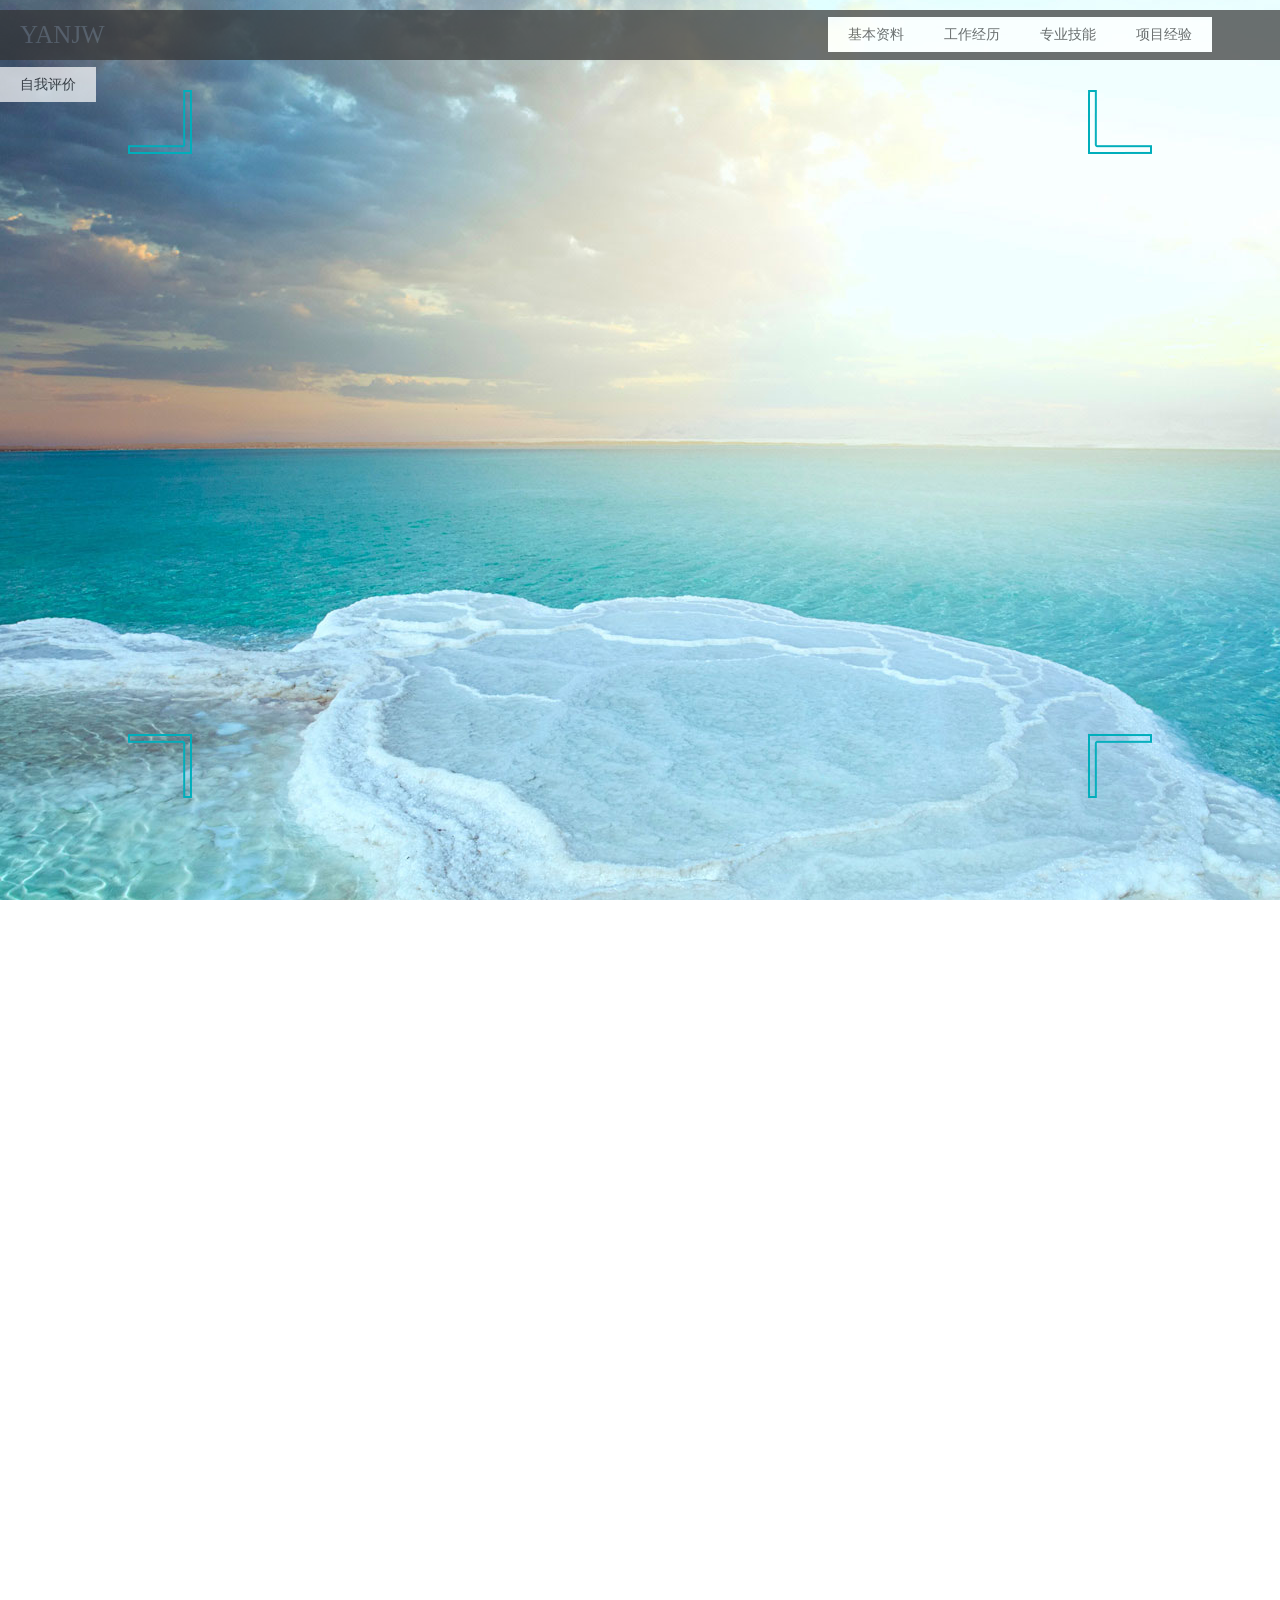
<file: index.html>
<!DOCTYPE html>
<html lang="en">
<head>
    <meta charset="UTF-8">
    <title>滑动</title>
    <link rel="stylesheet" href="css/animate.css">
    <link rel="stylesheet" href="css/cssi.css">
    <link rel="stylesheet" href="css/jquery.fullPage.css">
</head>

<script src="js/jquery-1.8.3.min.js"></script>
<script src="js/jquery.fullPage.js"></script>
<script src="js/jquery.fullPage.min.js"></script>

<body>
    <ul id="menu">
        <div class="logo" style="margin-left: 20px;font-size: 25px;color:#59626a">YANJW</div>
        <li data-menuanchor="page1" class="active"><a href="#page1"></a></li>
        <li data-menuanchor="page2"><a href="#page2">基本资料</a></li>
        <li data-menuanchor="page3"><a href="#page3">工作经历</a></li>
        <li data-menuanchor="page4"><a href="#page4">专业技能</a></li>
        <li data-menuanchor="page5"><a href="#page5">项目经验</a></li>
        <li data-menuanchor="page6"><a href="#page6">自我评价</a></li>
    </ul>

    <div id="dowebok">
        <div class="section section1">
            <h3 style="color: #13AB86;">前端工程师 <span style="font-size: 55px;color: #eea236;">简历</span></h3>
            <p>爱技术，爱生活</p>
            <div class="xila"></div>

            <div class="corner1 corner">
                <img src="images/1.png" alt=""/>
            </div>
            <div class="corner2 corner">
                <img src="images/2.png" alt=""/>
            </div>
            <div class="corner3 corner">
                <img src="images/3.png" alt=""/>
            </div>
            <div class="corner4 corner">
                <img src="images/4.png" alt=""/>
            </div>



        </div>




        <div class="section section2">
             <h3>基本资料</h3>
            <ul class="bg1">
                <li class="ayn"><img src="images/glass.png" alt="">
                    <h4>基本信息</h4>
                    <p>姓名：闫嘉玮 男 <br>
                    年龄：24岁 籍贯：山西</p>
                </li>
                <li class="amo"><img src="images/hat.png" alt="">
                    <h4>毕业院校</h4>
                    <p>山西职业学院</p>
                </li>
                <li class="ush"><img src="images/book.png" alt="">
                    <h4>学历和专业</h4>
                    <p>信息自动化 本科 <br>
                    专业技能 编程</p>
                </li>
                <li class="etl"><img src="images/tel.png" alt="">
                    <h4>练习方式</h4>
                    <p>邮箱：532267992@qq.com <br>
                    电话：18334771482</p>
                </li>
            </ul>
        </div>





        <div class="section section3" id='item-4'>
            <div class="container">
                <span class='title hidden-xs  hidden-sm' style='display: inline-block'>个人经历</span>
                <span class='sign col-xs-12 hidden-xs  hidden-sm' style='font-size: 20px'>热爱技术,专注用户体验</span>
                <div class="row">
                    <div class="col-xs-6 col-md-3">
                        <div class="thumbnail">
                            <img src="images/school.jpg" class=' img-circle team-img' alt="">
                            <div class="caption">
                                <h3>山西</h3>
                                <p>信息科学与技术</p>
                                <p>主要学习编程语言，底层驱动开发</p>
                            </div>
                        </div>
                    </div>

                        <div class="thumbnail">
                            <img src="images/dayang.jpg" class='img-circle team-img' alt="">
                            <div class="caption">
                                <h3>新奇集团</h3>
                                <p></p>
                                <p>Linux 编程语言，C数据结构和算法，网络开发</p>
                            </div>
                        </div>

                        <div class="thumbnail">
                            <img src="images/anjie.jpg" class='img-circle team-img' alt="">
                            <div class="caption">
                                <h3>北京安杰信息科技</h3>
                                <p>前端工程师</p>
                                <p>互联网电商行业的网站开发，移动端开发，以及接部分外包项目</p>
                            </div>
                        </div>




                </div>

            </div>

        </div>


        <div class="section section4">
           <div class="midio">
              <div class="medio-left">
                  <a href="#"><img src="images/tv8.png" alt=""></a>
              </div>
              <div class="medio-right">
                   <h4 class="midio-heading">pc端</h4>
                  <p>
                      思路清晰，结构完整，易于维护和持久化开发，能处理主流浏览器兼容问题。
                      熟练使用原生js, 了解js面向对象原理，闭包以及原型结构，能够合理利用面向对象以及模块化开发,并且能适当完成框架封装。熟练使用 jQuery，并能完成相关项目。<br>
                      熟悉animation fullpage jquery-ui template lazyload jQeasing masonry等实用插件的应用,轮播图，tab栏，瀑布流，延迟加载，全屏滚动等等常用功能的实现
                      <br>掌握 Ajax交互原理，根据后台接口能够合理完成前后台交互，数据的增删改查
                  </p>

              </div>
           </div>

            <div class="midio1">
                <div class="medio-left">
                    <a href="#"><img src="images/apple6.png" alt=""></a>
                </div>
                <div class="medio-right">
                    <h4 class="midio-heading">手机端</h4>
                    <p>
                        熟练使用zepto.js，Frozen ui，Amaze ui等移动框架进行移动页面的开发 <br>
                        掌握 移动端编程，会基于流式布局以及 响应式布局 开发基于移动端的页面。
                        <br>
                        熟练使用Bootstrap 框架以及轻量级框架 zepto 的使用。
                    </p>

                </div>
            </div>

            <div class="midio2">
                <div class="medio-left">
                    <a href="#"><img src="images/baterry10.png" alt=""></a>
                </div>
                <div class="medio-right">
                    <h4 class="midio-heading">其他</h4>
                    <p>
                        掌握 angularJS 框架原理，可以完成无需刷新的单页面应用
                        <br>
                        了解Node.js 的工作原理会使用npm、bower环境
                    </p>

                </div>
            </div>
            <div class="skills">
                <span class="subject1">HTML</span>
                <span class="subject2">CSS</span>
                <span class="subject3">JAVASCRIPT</span>
                <span class="subject4">CANVAS</span>
                <span class="subject5">YIDONGDAN</span>
                <span class="subject6">POHONESHOP</span>
                <span class="subject7">NODES</span>
                <span class="subject8">ANGULAR</span>
                <span class="subject9">JQUERY</span>
                <span class="subject10">FULLPAGE</span>
            </div>
            <div class="img-3">
                <img src="images/5(2).png" alt="">
            </div>
            <div class="bg-img hidden-xs hidden-sm">
                <img src="images/1(4).png" alt="">
            </div>
            <div class="sm-img fly hidden-xs hidden-sm">
                <img src="images/2(3).png" alt="">
            </div>



            </div>





        <div class="section section5">

         <!--   diyiping-->
            <div class="slide">
               <ul class="big5box">
                   <li><a href="tianmao1/index.html"><img src="images/tianmao.png" alt="">
                       <div class="zhezhao">天猫</div></a></li>
                   <li><a href="tianyamingyuedao/index.html"><img src="images/tianya.png" alt=""><div class="zhezhao">天涯明月刀</div></a></li>
                   <li><a href="app/index.html"><img src="images/yinyueapp.png" alt=""><div class="zhezhao">音乐app</div></a></li>
                   <li><a href="xiaomi/index.html"><img src="images/xiaomi.png" alt=""><div class="zhezhao">小米</div></a></li>
                   <!--<li><img src="" alt=""><div class="zhezhao">项目五</div></li>-->
                   <!--<li><img src="" alt=""><div class="zhezhao">项目六</div></li>-->
                   <!--<li><img src="" alt=""><div class="zhezhao">项目七</div></li>-->
                   <!--<li><img src="" alt=""><div class="zhezhao">项目八</div></li>-->
               </ul>
            </div>






            <!--第二屏-->
            <div class="slide">
              <!-- <div class="big5box2">
                   <div class="objec1"> <a href=""><img src="images/daziyouxi.png" alt=""></a>
                       <div class="kongzhi zz1">打字游戏</div>
                   </div>
                   <div class="objec1">
                       <div class="kongzhi zz2">五子棋</div>
                   </div>
                   <div class="objec1">
                       <div class="kongzhi zz3">canvas</div>
                   </div>
                   <div class="objec1">
                       <div class="kongzhi zz4">音乐播放器</div>
                   </div>
                   <div class="objec1">
                       <div class="kongzhi zz5">扑克牌</div>
                   </div>
               </div>-->


                <div class="rotator">
                   <!-- <div id="rot1">
                        <img src="" width="800" height="300" class="bg" alt=""/>
                        <div class="heading">
                            <h1></h1>
                        </div>-->
                      <!--  <div class="description">
                            <p></p>
                        </div>
                    </div>-->
                    <ul class="roott">
                        <li style="display: block"><a href="game/gamefont.html"><img src="images/daziyouxi.png" alt=""></a></li>
                        <li><a href="wuziqi/wuziqi.html"><img src="images/qipu.png" alt=""></a></li>
                        <li><a href="huaban/huaban.html"><img src="images/huaban.png" alt=""></a></li>
                        <li><a href="yinyue/yinyue.html"><img src="images/yinyue.png" alt=""></a></li>
                        <li><a href="poke/poke.html"><img src="images/pole.png" alt=""></a></li>
                    </ul>
                    <ul id="rotmenu">
                        <li>
                            <a href="poke/poke.html">打字游戏</a>
                           <!--<div style="display:none;">
                               <a href="">
                                <div class="info_image">daziyouxi.png</div></a>-->
                            <!--     <div class="info_heading">Flappy Bird</div>
                               &lt;!&ndash; <div class="info_description">
                                    通过面向对象封装方法，利用canvas绘制。
                                    手机可以玩。
                                    <br><a href="http://chenjichuan.cn/bird.html" target= _blank class="more">play</a>
                                </div>&ndash;&gt;-->
                            <!--</div>-->
                        </li>
                        <li>



                            <a href="#">五子棋</a>
                         <!-- <div style="display:none;">
                                <div class="info_image">qipu.png</div>
                              &lt;!&ndash;    <div class="info_image">Add to cart</div>
                               &lt;!&ndash; <div class="info_description">
                                    电商的添加到购物车模型，符合大部分电商场景
                                </div>&ndash;&gt;&ndash;&gt;
                            </div> </div>-->
                        </li>
                        <li>
                            <a href="#">canvas</a>
                    <!--  <div style="display:none;">
                                <div class="info_image">3.jpg</div>
                                 &lt;!&ndash;     &lt;!&ndash;<div class="info_description">
                                    瀑布流布局，同时具备响应式，延迟加载等提高用户体验场景。
                                </div>&ndash;&gt;&ndash;&gt;
                            </div>-->
                        </li>
                        <li>
                            <a href="#">音乐播放器</a>
                      <!--<div style="display:none;">
                                <div class="info_image">4.jpg</div>
                                &lt;!&ndash;&lt;!&ndash;<div class="info_heading">view</div>&ndash;&gt;&ndash;&gt;
                               &lt;!&ndash;&lt;!&ndash; <div class="info_description">&ndash;&gt;
                                    &lt;!&ndash;有趣儿的小东西，添加大图后可以实现全景浏览&ndash;&gt;
                                &lt;!&ndash;</div>&ndash;&gt;&ndash;&gt;
                            </div>-->
                        </li>
                        <li>
                            <a href="#">纸牌</a>
                      <!--  <div style="display:none;">
                                <div class="info_image">5.jpg</div>
                                &lt;!&ndash;&lt;!&ndash;<div class="info_description">&ndash;&gt;
                                    &lt;!&ndash;主流的商家活动推广页面应用场景，全屏浏览同时，分页分屏展示。&ndash;&gt;
                                &lt;!&ndash;</div>&ndash;&gt;&ndash;&gt;
                            </div>-->
                        </li>
                    </ul>


                </div>





            </div>

        </div>
        <div class="section section6">
            <h1>Focus Me</h1>
            <div class="word">
                <p>
                    有责任，工作踏实，性格开朗乐观，积极上进。
                </p>
            </div>
            <div class="word">
                <p>
                    易和人相处，拥有良好的亲和力。<br>
                </p>
            </div>
            <div class="word">
                <p>
                    喜欢js，非常热爱编程，喜欢钻研新的技术，</br>具有很强的自学能力和良好的学习方法，喜欢研究各种新的框架。
                </p>
            </div>
            <div class="top"></div>
            <div class="foot"></div>
        </div>
    </div>
</body>
</html>
<script>
    $(function(){
        $('#dowebok').fullpage({
            verticalCentered: true,
            sectionsColor:['','#1bbc9b','#4BBFC3', '#7BAABE', '#f90','#f90'],
            continuousVertical: true,
            anchors: ['page1', 'page2', 'page3', 'page4','page5','page6'],
            menu:'#menu',
//            navigation: true,
//            navigationPosition:'right',
//            navigationTooltips: ['','基本资料', '专业技能', '工作经历', '项目经验', '自我评价'],


                afterLoad: function(anchorLink, index){
                    if(index==1){
                        $('.section1').find('h3').delay(500).animate({
                            top:'0'
                        },1500)
                        $('.section1').find('p').fadeIn(1500);
                    }
                    if(index==2){
                        $('.bg1').find('.ayn').delay(500).animate({
                            left:'0'
                        },1500)
                        $('.bg1').find('.amo').delay(500).animate({
                            bottom:'0'
                        },500)
                        $('.bg1').find('.ush').fadeIn(2500)
                        $('.bg1').find('.etl').fadeIn(5000)
                    }
                    if(index == 3){
                        $('.section3').find('p').delay(500).animate({
                            left: '0'
                        }, 1500);
                    }
                    if(index == 4){
                       navigationColor:'#47A6AD'
                        $('.section4').find('.midio').delay(500).animate({
                            left: '0'
                        }, 1500);
                        $('.section4').find('.midio1').delay(800).animate({
                            right: '0px'
                        }, 2000);
                        $('.section4').find('.midio2').fadeIn(8000);
                        $('.section4').find('.img-3').delay(800).css({

                            transform: 'rotate3d(0, 0, 1, 60deg)'
                        }).animate({
                            animation: 'hinge 2s ease infinite'
                        },30);
                    }
//                    if(index == 5){
//                        $('.section5').find('p').fadeIn(2000);
//                    }
                    if(index == 6){
                        $('.section6').find('.top').delay(500).animate({
                            height:'35%'
                        })
                        $('.section6').find('.foot').delay(500).animate({
                            height:'35%'
                        })
                    }
                },


            onLeave: function(index, direction){
                if(index==1){
                    $('.section1').find('h3').delay(500).animate({
                       top:'-120%'
                    },1500)
                    $('.section1').find('p').fadeOut(1500)
                }
                if(index==2){
                    $('.bg1').find('.ayn').delay(500).animate({
                        left:'-120%'
                    },1500)
                    $('.bg1').find('.amo').delay(500).animate({
                        bottom:'-150%'
                    },1500)
                    $('.bg1').find('.ush').fadeOut(2500)
                    $('.bg1').find('.etl').hide(1300)
                }
                if(index == '3'){
                    $('.section3').find('p').delay(500).animate({
                        left: '-120%'
                    }, 1500);
                }
                if(index == '4'){
                    $('.section4').find('.midio').delay(500).animate({
                        left: '-220%'
                    }, 500);
                    $('.section4').find('.midio1').delay(500).animate({
                        right: '-220%'
                    }, 1000);
                    $('.section4').find('.midio2').fadeOut(2000);
                }
//                if(index == '5'){
//                    $('.section5').find('p').fadeOut(2000);
//                }
                if(index == '6'){
                    $('.section6').find('.top').delay(500).animate({
                        height:'50%'
                    })
                    $('.section6').find('.foot').delay(500).animate({
                        height:'50%'
                    })
                }
            }

        });

        setInterval(function () {
//            $.fn.fullpage.moveSlideRight(8000);
//            $.fn.fullpage.moveSectionDown();
        },3000)

        /* $('.kongzhi').on('click',function (){
             $(this).animate({
                  width:'210px'
            })
         })
        var $this = elem;
        var elem = $('a', $this);
        elem.stop().animate({'marginRight': '0px', 'opacity': '1.0'}, 300);*/





//        当前活动标签
            var current = 1;

            display($('#rotmenu li:first'));
            $('#rotmenu li').bind('click', function (e) {
                display($(this));
                e.preventDefault();
            });
            function display(elem) {
                var $this = elem;
                var repeat = false;

                $this.parent().find('li:nth-child(' + current + ') a')
                    .stop()
                    .animate({'marginRight': '-20px'}, 300, function () {
                        $(this).animate({'opacity': '0.7'}, 700);
                    });

                //重置当前current
                current = parseInt($this.index() + 1);

                // 把a往外移动效果显示
                var elem = $('a', $this);
                elem.stop().animate({'marginRight': '0px', 'opacity': '1.0'}, 300);


            }
                // 信息展示
          /*      var info_elem = elem.next();
                $('#rot1 .heading').stop().animate({'left': '-420px'}, 500, 'easeOutCirc', function () {
                    $('h1', $(this)).html(info_elem.find('.info_heading').html());
                    $(this).animate({'left': '0px'}, 400, 'easeInOutQuad');
                });

                $('#rot1 .description').stop().animate({'bottom': '-270px'}, 500, 'easeOutCirc', function () {
                    $('p', $(this)).html(info_elem.find('.info_description').html());
                    $(this).animate({'bottom': '0px'}, 400, 'easeInOutQuad');
                })

                $('#rot1').prepend(
                    $('<img/>', {
                        style: 'opacity:0',
                        className: 'bg'
                    }).load(
                        function () {
                            $(this).animate({'opacity': '1'}, 600);
                            $('#rot1 img:first').next().animate({'opacity': '0'}, 700, function () {
                                $(this).remove();
                            });
                        }
                    ).attr('src', 'images/' + info_elem.find('.info_image').html()).attr('width', '100%').attr('height', '300')
                );
            }*/




//         $('.kongzhi').mouseenter=function () {
//             $(this).animate({
//                  width:'210px'
//             })
//         }
                  let rotmenu=$('#rotmenu').find('li')
                  let roott=$('.roott a');

              let index=0;
             for(let i=0;i<5;i++){
                 index++;
                  rotmenu[i].onclick=function () {

                      for(let j=0;j<5;j++){
                          roott[j].style.display='none';
                      }
                       roott[i].style.display='block';
//                  rotmenu[j].style.display='none';
                  /*    roott[i].className='aoe';
                      roott[index].className='';*/

                  }
                 i=index;


              }

    })






</script>
</file>
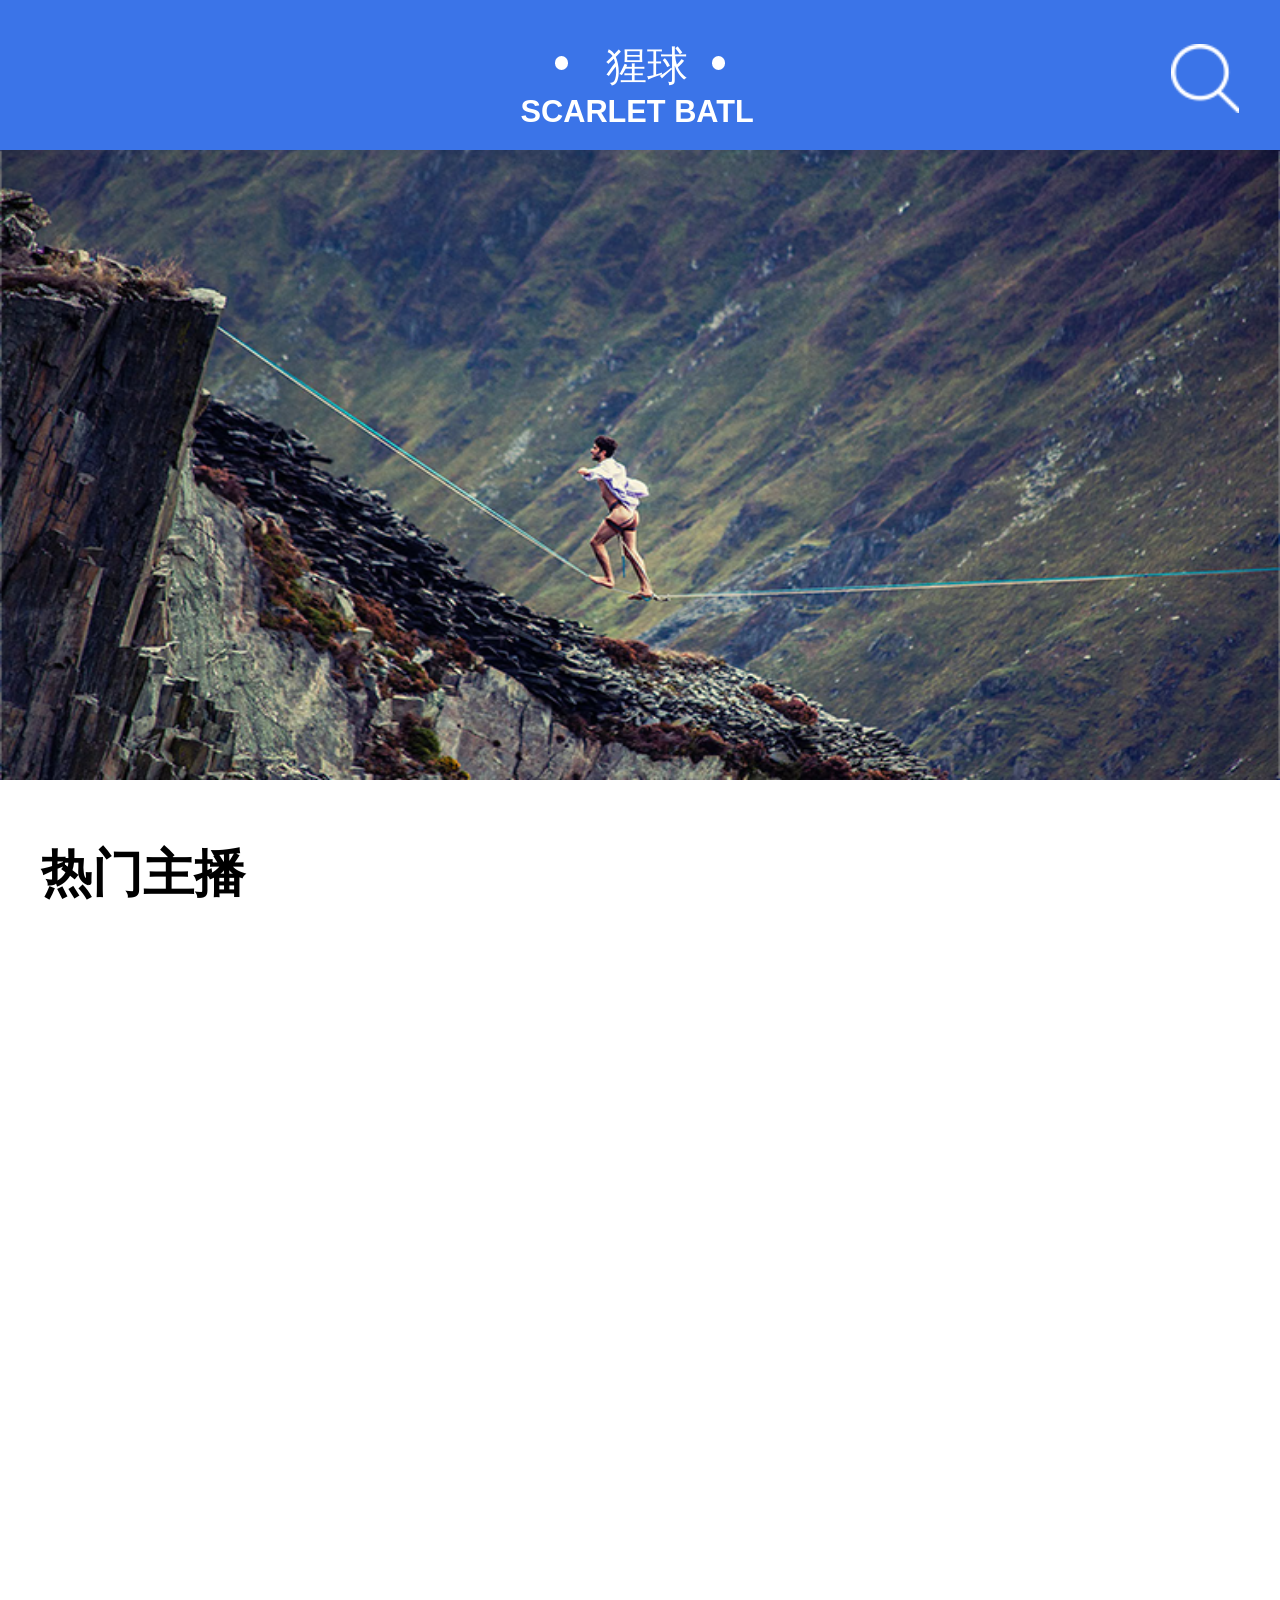
<file: app/index.html>
<!DOCTYPE html>
<html lang="en">
    <head>
        <meta charset="utf-8">
        <link rel="stylesheet" href="css/common.css">
        <link rel="stylesheet" href="css/index.css">
        <meta name="viewport" content="width=device-width,initial-scale=1,minimum-scale=1,maximum-scale=1,user-scalable=no" />
        <meta name="viewport" content="width=device-width">
        <meta name="x5-orientetion" content="portrait | landscape" />
        <meta name="screen-orientetion" content="portrait" >
        <meta name="x5-fullscreen" content="true" />
        <meta name="full--screen" content="yes" >
        <meta name="format-detection" content="telephone=no,email=no " />
         <script src="js/rem.js"></script>
    </head>
    <body>
    <!--header-->
    <div class="hqs-header">
    	<div class="hqs-header-xq">
    	<div class="hqs-header-dian"></div>
    	<div class="hqs-header-dian-r"></div>
    	<span>猩球</span>
    	</div>
    	<b>SCARLET BATL</b>
    <a href="#">
    	<img src="img/hqs-01.png" alt="" />
    </a>
    </div>
   <!-- banner-->
 <div class="hqs-banner">
    	<img src="img/hqs-2.png" alt="" />
 </div>
<!--热门主播-->
<div class="hqs-rmzb">
	<h2>热门主播</h2>
	<span>Popuular</span>
	<b>anchor</b>
</div>

<div class="hqs-jx">
	<div class="hqs-zi">极限运动热门主播</div>
	<div class="hqs-ld"></div>
	<div class="hqs-hd"></div>
	<div class="hqs-lt">
		<img src="img/hqs-3.png" alt="" />
	</div>
	<div class="hqs-zj">
		 <span>Chris Brown</span>
		 <img src="img/hqs-4.png" alt="" />
		 <div class="hqs-hy">
		 	<img src="img/hqs-5.png" alt="" />
		 </div>
		<div class="hqs-sz">2218</div>
		 <div class="hqs-hyr">
		 	<img src="img/hqs-6.png" alt="" />
		 </div>
		<div class="hqs-szr">720</div>
		<div class="hqs-rt">
			<img src="img/hqs-7.png" alt="" />
		</div>
	</div>
</div> 
      
 <div class="hqs-jx">
	<div class="hqs-zi">极限运动热门主播</div>
	<div class="hqs-ld"></div>
	<div class="hqs-hd"></div>
	<div class="hqs-lt">
		<img src="img/hqs-8.png" alt="" />
	</div>
	<div class="hqs-zj">
		 <span>Chris Brown</span>
		 <img src="img/hqs-4.png" alt="" />
		 <div class="hqs-hy">
		 	<img src="img/hqs-5.png" alt="" />
		 </div>
		<div class="hqs-sz">2199</div>
		 <div class="hqs-hyr">
		 	<img src="img/hqs-6.png" alt="" />
		 </div>
		<div class="hqs-szr">800</div>
		<div class="hqs-rt">
			<img src="img/hqs-7.png" alt="" />
		</div>
	</div>
</div>    
    
 <div class="hqs-rmzb">
	<h2>热门直播</h2>
	<span>Popuular</span>
	<b>live</b>
</div>   
 <!--   第一层-->
<div class="hqs-zb">
	<div class="hqs-zbl">
		<div class="hqs-zblt">
			<img src="img/hqs-10.png" alt="" />
		</div>
		<div class="hqs-zbz">
			<h2>Thomas Dally</h2>
			<span>天津市</span>
			<div class="hqs-xr">
				<img src="img/hqs-11.png" alt="" />
				<span>12387</span>
			</div>
		</div>
		<div class="hqs-zbxx">
			<div class="hqs-zbdl"></div>
			<div class="hqs-zbdr"></div>
		</div>
		<div class="hqs-zbdz">
			<div class="hqs-zbfz">
		 <div class="hqs-zbfz1">
		 	<img src="img/hqs-5.png" alt="" />
		 </div>
		<div class="hqs-zbfzi">13456</div>
			</div>
			<div class="hqs-zbfz12">
		 <div class="hqs-zbfz2">
		 	<img src="img/hqs-6.png" alt="" />
		 </div>
		<div class="hqs-zbfzi">10789</div>
			</div>
		</div>
	</div>
	<!--右侧-->
	<div class="hqs-zbl">
		<div class="hqs-zbl">
		<div class="hqs-zblt">
			<img src="img/hqs-12.png" alt="" />
		</div>
		<div class="hqs-zbz">
			<h2>Allen</h2>
			<span>天津市</span>
			<div class="hqs-xr">
				<img src="img/hqs-11.png" alt="" />
				<span>12387</span>
			</div>
		</div>
		<div class="hqs-zbxx">
			<div class="hqs-zbdl"></div>
			<div class="hqs-zbdr"></div>
		</div>
		<div class="hqs-zbdz">
			<div class="hqs-zbfz">
		 <div class="hqs-zbfz1">
		 	<img src="img/hqs-5.png" alt="" />
		 </div>
		<div class="hqs-zbfzi">13456</div>
			</div>
			<div class="hqs-zbfz12">
		 <div class="hqs-zbfz2">
		 	<img src="img/hqs-6.png" alt="" />
		 </div>
		<div class="hqs-zbfzi">10789</div>
			</div>
		</div>
	</div>
	</div>
	
</div> 

<!-- 第二层-->

<div class="hqs-zb">
	<div class="hqs-zbl">
		<div class="hqs-zblt">
			<img src="img/hqs-13.png" alt="" />
		</div>
		<div class="hqs-zbz">
			<h2>Bennett</h2>
			<span>天津市</span>
			<div class="hqs-xr">
				<img src="img/hqs-11.png" alt="" />
				<span>12387</span>
			</div>
		</div>
		<div class="hqs-zbxx">
			<div class="hqs-zbdl"></div>
			<div class="hqs-zbdr"></div>
		</div>
		<div class="hqs-zbdz">
			<div class="hqs-zbfz">
		 <div class="hqs-zbfz1">
		 	<img src="img/hqs-5.png" alt="" />
		 </div>
		<div class="hqs-zbfzi">13456</div>
			</div>
			<div class="hqs-zbfz12">
		 <div class="hqs-zbfz2">
		 	<img src="img/hqs-6.png" alt="" />
		 </div>
		<div class="hqs-zbfzi">10789</div>
			</div>
		</div>
	</div>
	<!--右侧-->
	<div class="hqs-zbl">
		<div class="hqs-zbl">
		<div class="hqs-zblt">
			<img src="img/hqs-14.png" alt="" />
		</div>
		<div class="hqs-zbz">
			<h2>Christopher</h2>
			<span>天津市</span>
			<div class="hqs-xr">
				<img src="img/hqs-11.png" alt="" />
				<span>12387</span>
			</div>
		</div>
		<div class="hqs-zbxx">
			<div class="hqs-zbdl"></div>
			<div class="hqs-zbdr"></div>
		</div>
		<div class="hqs-zbdz">
			<div class="hqs-zbfz">
		 <div class="hqs-zbfz1">
		 	<img src="img/hqs-5.png" alt="" />
		 </div>
		<div class="hqs-zbfzi">13456</div>
			</div>
			<div class="hqs-zbfz12">
		 <div class="hqs-zbfz2">
		 	<img src="img/hqs-6.png" alt="" />
		 </div>
		<div class="hqs-zbfzi">10789</div>
			</div>
		</div>
	</div>
	</div>
</div> 

<!--底部-->
<div class="hqs-db">
	<ul>
		<li>
			
			<a href="#">
				<div class="hqs-dbtan">
					<div class="hqs-xh"></div>
					<img src="img/hqs-15.png" alt="" />
				<p>首页</p>
				</div>
				<img src="img/hqs-15.png" alt="" />
				<p>首页</p>
			</a>
		</li>
		<li>
			<a href="#">
				<div class="hqs-dbtan1">
					<div class="hqs-xh"></div>
					<img src="img/hqs-16.png" alt="" />
				<p>猩友</p>
				</div>
				<img src="img/hqs-16.png" alt="" />
				<p>猩友</p>
			</a>
		</li>
		<li>
			<a href="personal.html">
				<div class="hqs-dbtan2">
					<div class="hqs-xh"></div>
					<img src="img/hqs-17.png" alt="" />
				<p>我的</p>
				</div>
				<img src="img/hqs-17.png" alt="" />
				<p>我的</p>
			</a>
		</li>
	</ul>
</div> 
        </body>
</html>
</file>
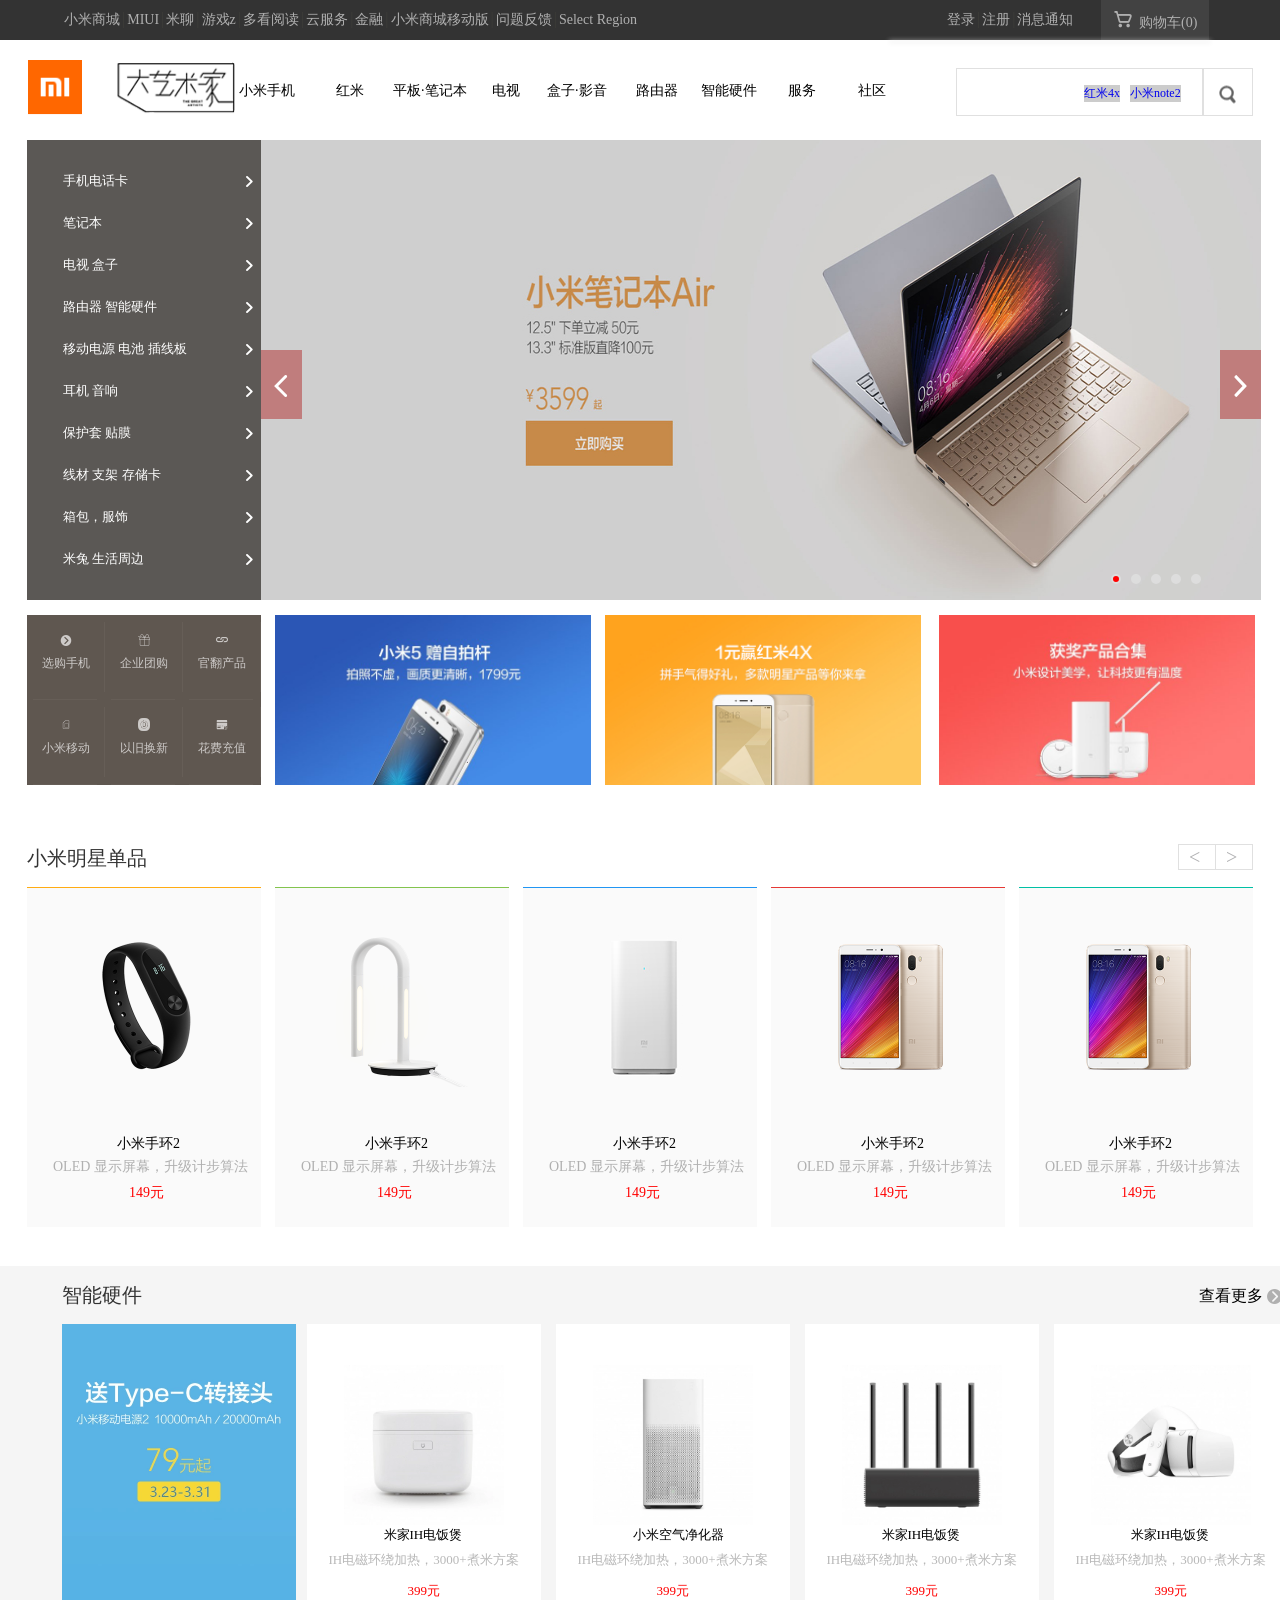
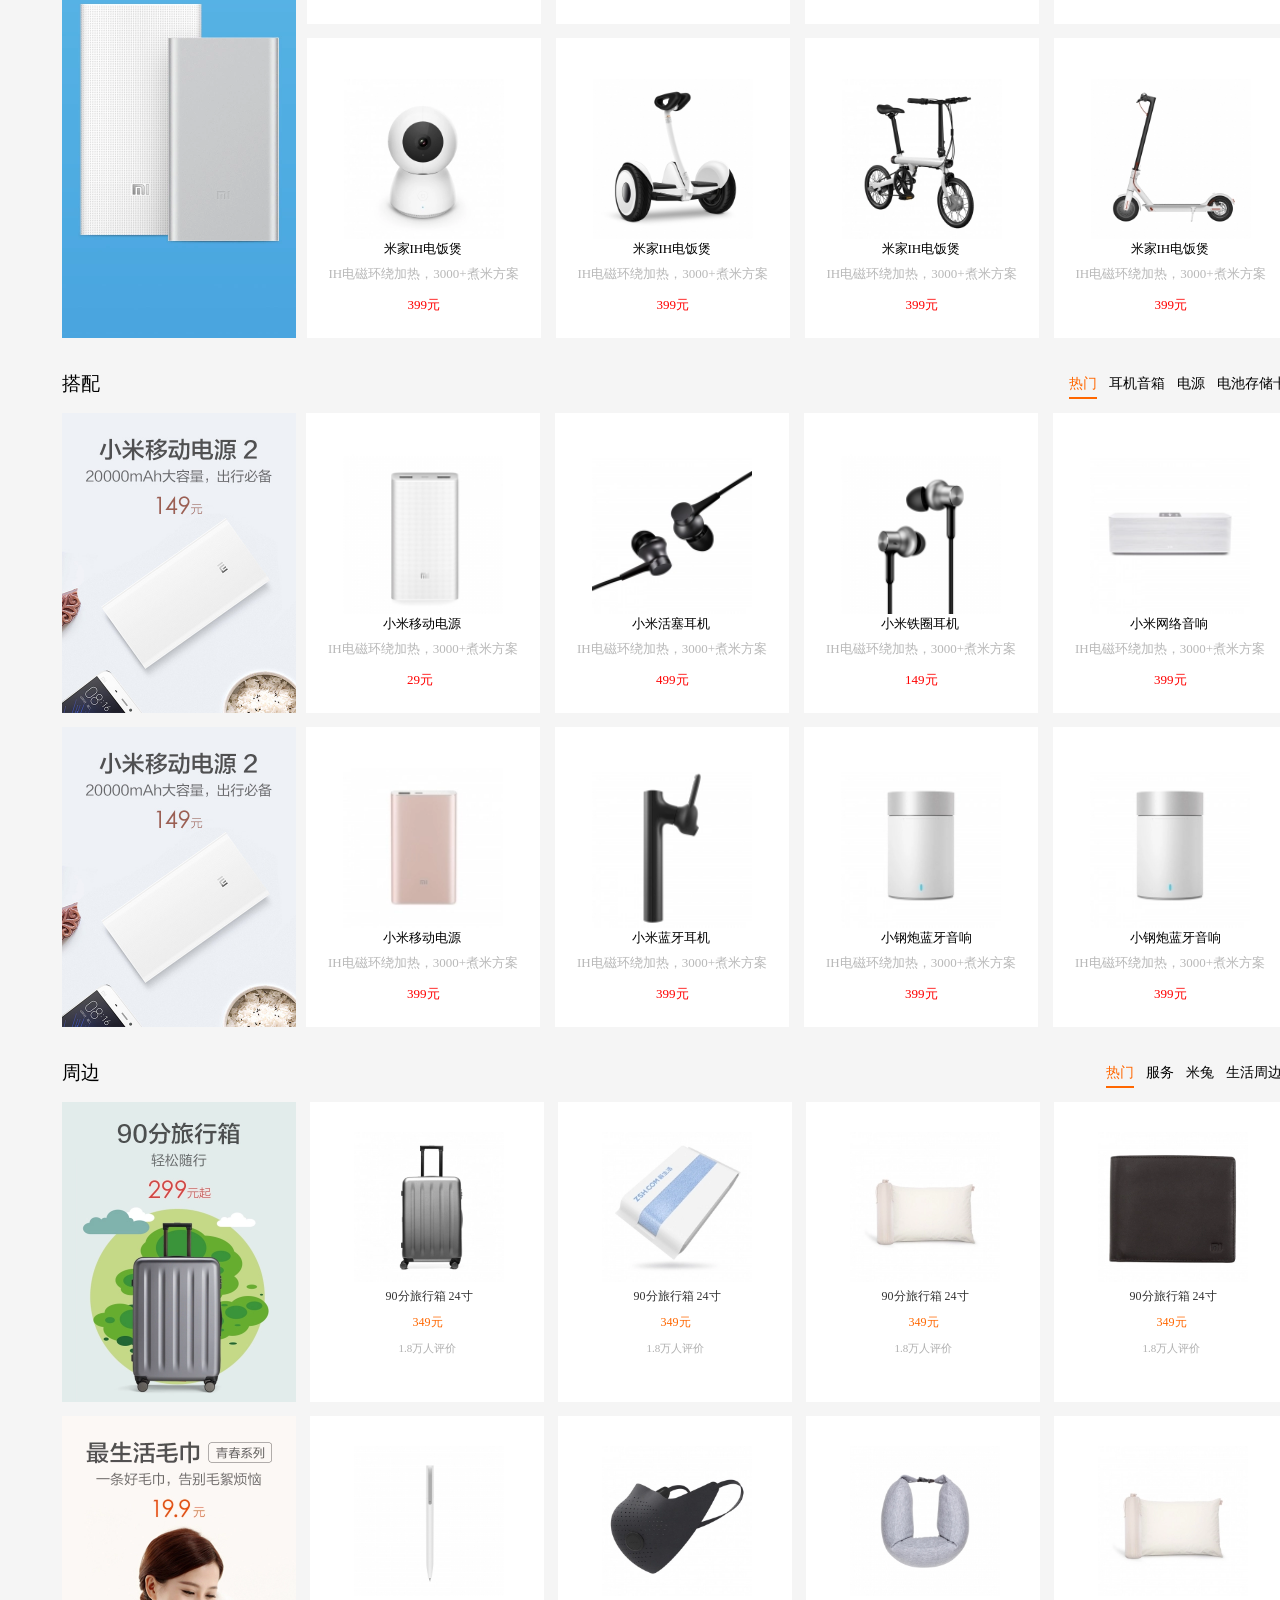
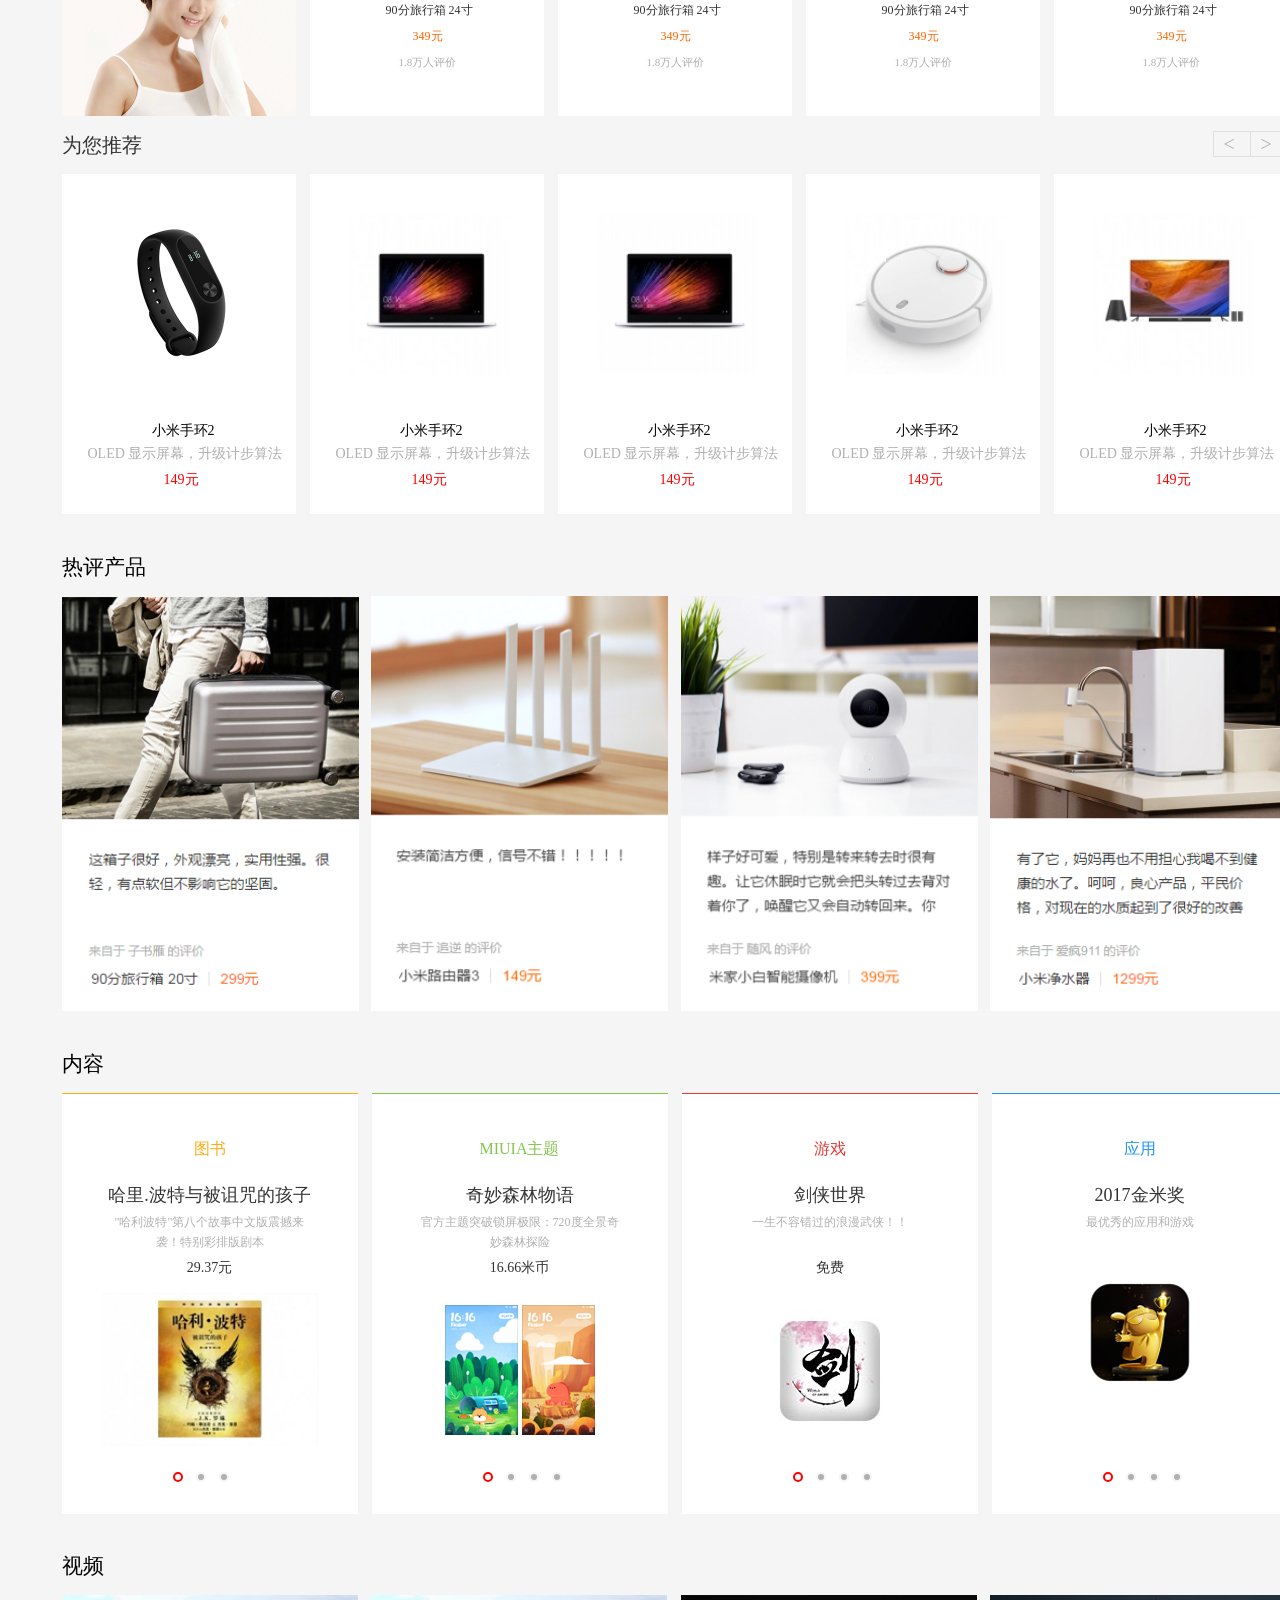
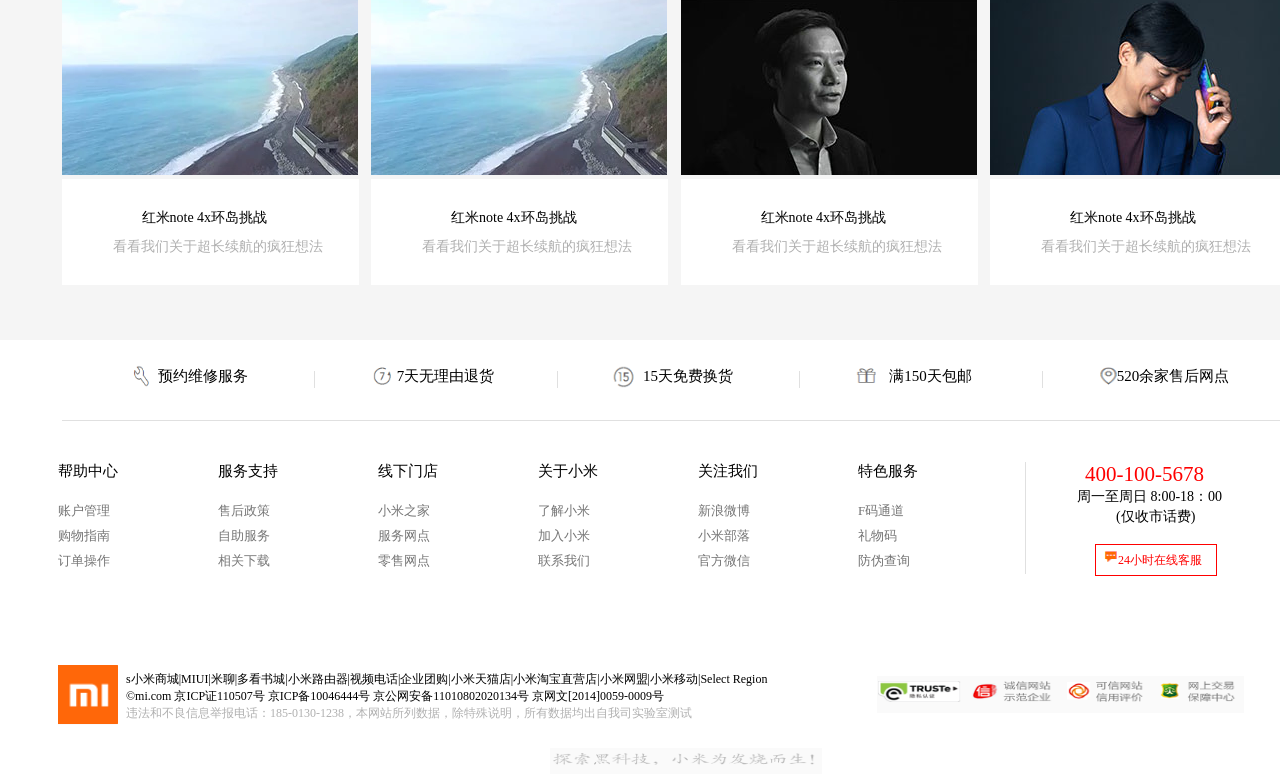
<file: xiaomi/index.html>
<!DOCTYPE html>
<html lang="en">
    <head>
        <meta charset="utf-8">
        <link rel="stylesheet" href="css/xiaomi.css">
       
        <link rel="stylesheet" href="iconfont/font_59mdlp0cmgupiudi/iconfont.css">
         <link rel="stylesheet" href="iconfont/font_sadk6hqb5foe0zfr/iconfont.css">
        <script src="js/animate.js"></script>
       <script src="js/function.js"></script>
       <script src='js/mi.js'></script>
    </head>
    <body>
    <!-- 顶层 -->
     <div class="dingceng">
       <div class="neibox1">
       	<a href="#"><span>小米商城</span></a><i>|</i><a href="#"><span>MIUI</span></a><i>|</i><a href="#"><span>米聊</span></a><i>|</i><a href="#"><span>游戏z</span></a><i>|</i><a href="#"><span>多看阅读</span></a><i>|</i><a href="#"><span>云服务</span></a><i>|</i><a href="#"><span>金融</span></a><i>|</i><a href="#"><span>小米商城移动版</span></a><i>|</i><a href="#"><span>问题反馈</span></a><i>|</i><a href="#"><span>Select Region</span></a>
       </div>
     	<div class="youju">
     		<a href="#"><span>登录</span></a><i>|</i><a href="#"><span>注册</span></a><i>|</i><a href="#"><span>消息通知</span></a>
     		<div class="gouwu">
           <i class="iconfont icon-shoppingcart"></i>
     		   <span>购物车(0)</span>
           <div class="gouwutan">
             购物车中还没有商品，赶紧选购吧
           </div>
     		</div>
     	</div>
     </div>
     <div class="quanbu">
     <!-- 第二层 -->
     <div class="box">
     	<div class="box-son"><img src="img/dayishu.png" alt=""></div>
           <div class="wenziju">
             <div class="wenziju1">
           	<div class="mp"><a href="#">小米手机</a>
           	<div class="chucu">
               <ul class="neul">
                            <li>
                                <a href="">&nbsp;<img src="img/t1.jpg" alt=""></a>
                                <a href="">小米手机5s</a>
                                <p>1200元</p>
                            </li>
                            <li>
                                <a href="">&nbsp;<img src="img/t6.jpg" alt=""></a>           
                                <a href="">小米手机5s</a>
                                <p>1200元</p>
                            </li>
                            <li>
                                <a href="">&nbsp;<img src="img/t3.jpg" alt=""></a>
                                <a href="">小米手机5s</a>
                                <p>1200元</p>
                            </li>
                            <li>
                                <a href="">&nbsp;<img src="img/t4.jpg" alt=""></a>
                                <a href="">小米手机5s</a>
                                <p>1200元</p>
                            </li>
                            <li>
                                <a href="">&nbsp;<img src="img/t5.jpg" alt=""></a>
                                <a href="">小米手机5s</a>
                                <p>1200元</p>
                            </li>
                            <li class="li1">
                                <a href="">&nbsp;<img src="img/t6.jpg" alt=""></a>
                                <a href="">小米手机5s</a>
                                <p>1200元</p>
                            </li>
                        </ul>

            </div> 
           	</div>

           	<div class="mp" style="padding-left: 20px"><a href="#">红米</a>
           		 <div class="chucu">
                
                 <ul class="neul">
                            <li>
                                <a href="">&nbsp;<img src="img/f1.jpg" alt=""></a>
                                <a href="">小米手机5s</a>
                                <p>1200元</p>
                            </li>
                            <li>
                                <a href="">&nbsp;<img src="img/f2.jpg" alt=""></a>           
                                <a href="">小米手机5s</a>
                                <p>1200元</p>
                            </li>
                            <li>
                                <a href="">&nbsp;<img src="img/f3.jpg" alt=""></a>
                                <a href="">小米手机5s</a>
                                <p>1200元</p>
                            </li>
                            <li class="li1">
                                <a href="">&nbsp;<img src="img/f4.jpg" alt=""></a>
                                <a href="">小米手机5s</a>
                                <p>1200元</p>
                            </li>
                        </ul> 
               </div></div>

           	<div class="mp"><a href="#">平板·笔记本</a>
           		<div class="chucu">
           			<ul class="neul">
                            <li>
                                <a href="">&nbsp;<img src="img/t1.jpg" alt=""></a>
                                <a href="">小米手机5s</a>
                                <p>1200元</p>
                            </li>
                            <li>
                                <a href="">&nbsp;<img src="img/t6.jpg" alt=""></a>           
                                <a href="">小米手机5s</a>
                                <p>1200元</p>
                            </li>
                            <li>
                                <a href="">&nbsp;<img src="img/t3.jpg" alt=""></a>
                                <a href="">小米手机5s</a>
                                <p>1200元</p>
                            </li>
                            <li>
                                <a href="">&nbsp;<img src="img/t4.jpg" alt=""></a>
                                <a href="">小米手机5s</a>
                                <p>1200元</p>
                            </li>
                            <li>
                                <a href="">&nbsp;<img src="img/t5.jpg" alt=""></a>
                                <a href="">小米手机5s</a>
                                <p>1200元</p>
                            </li>
                            <li class="li1">
                                <a href="">&nbsp;<img src="img/t6.jpg" alt=""></a>
                                <a href="">小米手机5s</a>
                                <p>1200元</p>
                            </li>
                        </ul>
           		</div></div>

           	<div class="mp" style="padding-left: 22px"><a href="#">电视</a>
           		<div class="chucu">
           			  <ul class="neul">
                            <li>
                                <a href="">&nbsp;<img src="img/f1.jpg" alt=""></a>
                                <a href="">小米手机5s</a>
                                <p>1200元</p>
                            </li>
                            <li>
                                <a href="">&nbsp;<img src="img/f2.jpg" alt=""></a>           
                                <a href="">小米手机5s</a>
                                <p>1200元</p>
                            </li>
                            <li>
                                <a href="">&nbsp;<img src="img/f3.jpg" alt=""></a>
                                <a href="">小米手机5s</a>
                                <p>1200元</p>
                            </li>
                            <li class="li1">
                                <a href="">&nbsp;<img src="img/f4.jpg" alt=""></a>
                                <a href="">小米手机5s</a>
                                <p>1200元</p>
                            </li>
                        </ul>
           		</div></div>

           	<div class="mp"><a href="#">盒子·影音</a>
           		<div class="chucu">
           			<ul class="neul">
                            <li>
                                <a href="">&nbsp;<img src="img/t1.jpg" alt=""></a>
                                <a href="">小米手机5s</a>
                                <p>1200元</p>
                            </li>
                            <li>
                                <a href="">&nbsp;<img src="img/t6.jpg" alt=""></a>           
                                <a href="">小米手机5s</a>
                                <p>1200元</p>
                            </li>
                            <li>
                                <a href="">&nbsp;<img src="img/t3.jpg" alt=""></a>
                                <a href="">小米手机5s</a>
                                <p>1200元</p>
                            </li>
                            <li>
                                <a href="">&nbsp;<img src="img/t4.jpg" alt=""></a>
                                <a href="">小米手机5s</a>
                                <p>1200元</p>
                            </li>
                            <li>
                                <a href="">&nbsp;<img src="img/t5.jpg" alt=""></a>
                                <a href="">小米手机5s</a>
                                <p>1200元</p>
                            </li>
                            <li class="li1">
                                <a href="">&nbsp;<img src="img/t6.jpg" alt=""></a>
                                <a href="">小米手机5s</a>
                                <p>1200元</p>
                            </li>
                        </ul>
           		</div></div>

           	<div class="mp" style="padding-left: 12px"><a href="#">路由器</a>
           		<div class="chucu"></div></div>

           	<div class="mp"><a href="#">智能硬件</a>
           		<div class="chucu">
           			<ul class="neul">
                            <li>
                                <a href="">&nbsp;<img src="img/t1.jpg" alt=""></a>
                                <a href="">小米手机5s</a>
                                <p>1200元</p>
                            </li>
                            <li>
                                <a href="">&nbsp;<img src="img/t6.jpg" alt=""></a>           
                                <a href="">小米手机5s</a>
                                <p>1200元</p>
                            </li>
                            <li>
                                <a href="">&nbsp;<img src="img/t3.jpg" alt=""></a>
                                <a href="">小米手机5s</a>
                                <p>1200元</p>
                            </li>
                            <li>
                                <a href="">&nbsp;<img src="img/t4.jpg" alt=""></a>
                                <a href="">小米手机5s</a>
                                <p>1200元</p>
                            </li>
                            <li>
                                <a href="">&nbsp;<img src="img/t5.jpg" alt=""></a>
                                <a href="">小米手机5s</a>
                                <p>1200元</p>
                            </li>
                            <li class="li1">
                                <a href="">&nbsp;<img src="img/t6.jpg" alt=""></a>
                                <a href="">小米手机5s</a>
                                <p>1200元</p>
                            </li>
                        </ul>
           		</div></div>
                </div>
           	<div class="mp"style="padding-left: 10px"><a href="#">服务</a></div>
           	<div class="mp r"><a href="#">社区</a></div>
     


           </div>



   
        
     	  <div class="sousuo">
        <input type="sousuo">
        <div class="img-1"><a href="#">
     	   <img src="img/sousuo.png" alt=""></a></div>
         <div class="wenzi">
           <a href="#">红米4x</a>
           <a href="#">小米note2</a>
         </div>
     	  <div class="sm"></div>
     </div> </div>
    <!-- banner -->
    <div class="zhengti">
    	<ul class="zuobian">
    	<a href="#"><ul class="xiaoju1">
    	<li class="imge"><a href="">
    	    <i>手机电话卡</i>
    	     <span  class="iconfont icon-youjiantou1"></span></a>
    	 <ul class="chukuang">
    	 	<li>
    	 	<a href=""><img src="img/QQ截图20170323234451.png" alt=""></a>
    	 	</li>
    	 </ul>
    	</li>
    	</ul>
    	</a> 

    	<a href="#"><ul class="xiaoju2">
    	<li class="imge2"><a href="">
    	    <i>笔记本</i>
    	     <span  class="iconfont icon-youjiantou1"></span></a>
    	 <ul class="chukuang2">
    	 	<li>
    	 	<a href=""><img src="img/QQ截图20170323234451.png" alt=""></a>
    	 	</li>
    	 </ul>
    	</li>
    	</ul>
    	</a> 
    	  <a href="#"><ul class="xiaoju3">
    	<li class="imge3"><a href="">
    	    <i>电视 盒子</i>
    	     <span  class="iconfont icon-youjiantou1"></span></a>
    	 <ul class="chukuang3">
    	 	<li>
    	 	<a href=""><img src="img/QQ截图20170323234451.png" alt=""></a>
    	 	</li>
    	 </ul>
    	</li>
    	</ul>
    	</a> 
    	  <a href="#"><ul class="xiaoju4">
    	<li class="imge4"><a href="">
    	    <i>路由器 智能硬件</i>
    	     <span  class="iconfont icon-youjiantou1"></span></a>
    	 <ul class="chukuang4">
    	 	<li>
    	 	<a href=""><img src="img/QQ截图20170323234451.png" alt=""></a>
    	 	</li>
    	 </ul>
    	</li>
    	</ul>
    	</a> 
    	  <a href="#"><ul class="xiaoju5">
    	<li class="imge5"><a href="">
    	    <i>移动电源 电池 插线板</i>
    	     <span  class="iconfont icon-youjiantou1"></span></a>
    	 <ul class="chukuang5">
    	 	<li>
    	 	<a href=""><img src="img/QQ截图20170323234451.png" alt=""></a>
    	 	</li>
    	 </ul>
    	</li>
    	</ul>
    	</a> 
    		  <a href="#"><ul class="xiaoju6">
    	<li class="imge6"><a href="">
    	    <i>耳机 音响</i>
    	     <span  class="iconfont icon-youjiantou1"></span></a>
    	 <ul class="chukuang6">
    	 	<li>
    	 	<a href=""><img src="img/QQ截图20170323234451.png" alt=""></a>
    	 	</li>
    	 </ul>
    	</li>
    	</ul>
    	</a>
    		  <a href="#"><ul class="xiaoju7">
    	<li class="imge7"><a href="">
    	    <i>保护套 贴膜</i>
    	     <span  class="iconfont icon-youjiantou1"></span></a>
    	 <ul class="chukuang7">
    	 	<li>
    	 	<a href=""><img src="img/QQ截图20170323234451.png" alt=""></a>
    	 	</li>
    	 </ul>
    	</li>
    	</ul>
    	</a>
    		  <a href="#"><ul class="xiaoju8">
    	<li class="imge8"><a href="">
    	    <i>线材 支架 存储卡</i>
    	     <span  class="iconfont icon-youjiantou1"></span></a>
    	 <ul class="chukuang8">
    	 	<li>
    	 	<a href=""><img src="img/QQ截图20170323234451.png" alt=""></a>
    	 	</li>
    	 </ul>
    	</li>
    	</ul>
    	</a>
    		  <a href="#"><ul class="xiaoju9">
    	<li class="imge9"><a href="">
    	    <i>箱包，服饰</i>
    	     <span  class="iconfont icon-youjiantou1"></span></a>
    	 <ul class="chukuang9">
    	 	<li>
    	 	<a href=""><img src="img/QQ截图20170323234451.png" alt=""></a>
    	 	</li>
    	 </ul>
    	</li>
    	</ul>
    	</a>
    		  <a href="#"><ul class="xiaoju10">
    	<li class="imge10"><a href="">
    	    <i>米兔 生活周边</i>
    	     <span  class="iconfont icon-youjiantou1"></span></a>
    	 <ul class="chukuang10">
    	 	<li>
    	 	<a href=""><img src="img/QQ截图20170323234451.png" alt=""></a>
    	 	</li>
    	 </ul>
    	</li>
    	</ul>
    	</a>

      	</ul>

       <div class="banner">
       <ul class="imgbox">
       	<li><img src="img/banner5.jpg" alt=""></li>
       	<li><img src="img/banner1.jpg" alt=""></li>
       	<li><img src="img/banner2.jpg" alt=""></li>
       	<li><img src="img/banner3.jpg" alt=""></li>
       	<li><img src="img/banner4.jpg" alt=""></li>
       </ul>
       <ul class="btn">
      		<li class="hot"></li>
      		<li></li>
      		<li></li>
      		<li></li>
      		<li></li>
      	</ul>
       
        <div class="left"><i class="iconfont icon-arrow-left"></i></div>
         <div class="right"><i class="iconfont icon-youjiantou2"></i></div>
       </div>
       </div>
       <!-- kongbai -->
       <div class="xi">
       	
       </div>
       <!-- banner下 -->
       <div class="bos">
       <!-- <div class="zuoyii">
       <ul class="liju1"><a href="#"><li class="tupian"><a href="#"><img src="img/xuangoushouji.png" alt=""></a></li>
       	<li class="wenzi0"><a href="#">选购手机</a></li></a>
       	
       </ul>
       <ul class="liju2">
       	<li class="tupian2"><a href="#"><img src="img/qiyetuangou.png" alt=""></a></li>
       	<li class="wenzi02"><a href="#">企业团购</a></li>
       </ul>
        <ul class="liju3">
       	<li class="tupian3"><a href="#"><img src="img/yiyuanhongdong.png" alt=""></a></li>
       	<li class="wenzi03"><a href="#">一元活动</a></li>
       </ul>
          <ul class="liju4">
       	<li class="tupian4"><a href="#"><img src="img/xiaomiyidong.png" alt=""></a></li>
       	<li class="wenzi04"><a href="#">小米移动</a></li>
       </ul>
          <ul class="liju5">
       	<li class="tupian5"><a href="#"><img src="img/yijiuhuanxin.png" alt=""></a></li>
       	<li class="wenzi05"><a href="#">以旧换新</a></li>
       </ul>
          <ul class="liju6">
       	<li class="tupian6"><a href="#"><img src="img/huafeichongzhi.png" alt=""></a></li>
       	<li class="wenzi06"><a href="#">话费充值</a></li>
       </ul>
       
       	
       	
       
       </div> -->
       <div class="floor11">
			<a class="floor11a" href="" target="_blank">
				<div class="iconfont2">&#xe625;</div>
				<div>选购手机</div>
			</a>
			<a class="floor11a" href="" target="_blank">
				<div class="iconfont2">&#xe614;</div>
				<div>企业团购</div>
			</a>
			<a class="floor11a" href="" target="_blank">
				<div class="iconfont2">&#xe607;</div>
				<div>官翻产品</div>
			</a>
			<a class="floor11a" href="" target="_blank">
				<div class="iconfont2">&#xe864;</div>
				<div>小米移动</div>
			</a>
			<a class="floor11a" href="" target="_blank">
				<div class="iconfont2">&#xe600;</div>
				<div>以旧换新</div>
			</a>
			<a class="floor11a" href="" target="_blank">
				<div class="iconfont2">&#xe67c;</div>
				<div>花费充值</div>
			</a>
		</div>
       	<!-- 左二 图片-->
       	<div class="zuoer">
       		<a href="#"><img src="img/zuoer.png" alt=""></a>
       	</div>
         	<div class="zuoer1">
       		<a href="#"><img src="img/youer.png" alt=""></a>
       	</div>
       		<div class="zuoer2">
       		<a href="#"><img src="img/youyi.png" alt=""></a>
       	</div>

        <div class="j"></div>
       </div>

       <div class="jj"></div>

       <!--  <div class="j1"></div> -->

   <!-- 小米明星单品 -->
      <div class="yy">
        <span>小米明星单品</span>	
       
        	<div class="zuo"><a href="javascript:;"><span>&lt</span></a></div>
        	<div class="you"><a href="javascript:;"><span>&gt</span></a></div>
          </div>
          <div class="damo">
          <div class="mo">
          	<div class="z">
          	<div class="t7"><a href="#"><img src="img/1bb.png" alt=""></a></div>
          		<div class="w7"><a href="#">小米手环2</a></div>
          		<div class="w8"><a href="#">OLED 显示屏幕，升级计步算法</a></div>
          		<div class="w9"><a href="#">149元</a></div>
                
          <div class="mo-son"></div>
          	</div>

          	<div class="z"><div class="t7"><a href="#"><img src="img/2bb.png" alt=""></a></div>
          		<div class="w7"><a href="#">小米手环2</a></div>
          		<div class="w8"><a href="#">OLED 显示屏幕，升级计步算法</a></div>
          		<div class="w9"><a href="#">149元</a></div>
          		<div class="mo-son1"></div></div>

          	<div class="z"><div class="t7"><a href="#"><img src="img/3bb.jpg" alt=""></a></div>
          		<div class="w7"><a href="#">小米手环2</a></div>
          		<div class="w8"><a href="#">OLED 显示屏幕，升级计步算法</a></div>
          		<div class="w9"><a href="#">149元</a></div> <div class="mo-son2"></div></div>

          	<div class="z"><div class="t7"><a href="#"><img src="img/10bb.png" alt=""></a></div>
          		<div class="w7"><a href="#">小米手环2</a></div>
          		<div class="w8"><a href="#">OLED 显示屏幕，升级计步算法</a></div>
          		<div class="w9"><a href="#">149元</a></div> <div class="mo-son3"></div></div>

          	<div class="z"><div class="t7"><a href="#"><img src="img/10bb.png" alt=""></a></div>
          		<div class="w7"><a href="#">小米手环2</a></div>
          		<div class="w8"><a href="#">OLED 显示屏幕，升级计步算法</a></div>
          		<div class="w9"><a href="#">149元</a></div> <div class="mo-son4"></div></div>

          	<div class="z">
          	<div class="t7"><a href="#"><img src="img/1bb.png" alt=""></a></div>
          		<div class="w7"><a href="#">小米手环2</a></div>
          		<div class="w8"><a href="#">OLED 显示屏幕，升级计步算法</a></div>
          		<div class="w9"><a href="#">149元</a></div>
                
          <div class="mo-son"></div>
          	</div>

          	<div class="z"><div class="t7"><a href="#"><img src="img/12bb.png" alt=""></a></div>
          		<div class="w7"><a href="#">小米手环2</a></div>
          		<div class="w8"><a href="#">OLED 显示屏幕，升级计步算法</a></div>
          		<div class="w9"><a href="#">149元</a></div>
          		<div class="mo-son1"></div></div>

          	<div class="z"><div class="t7"><a href="#"><img src="img/2bb.png" alt=""></a></div>
          		<div class="w7"><a href="#">小米手环2</a></div>
          		<div class="w8"><a href="#">OLED 显示屏幕，升级计步算法</a></div>
          		<div class="w9"><a href="#">149元</a></div> <div class="mo-son2"></div></div>

          	<div class="z"><div class="t7"><a href="#"><img src="img/12bb.png" alt=""></a></div>
          		<div class="w7"><a href="#">小米手环2</a></div>
          		<div class="w8"><a href="#">OLED 显示屏幕，升级计步算法</a></div>
          		<div class="w9"><a href="#">149元</a></div> <div class="mo-son3"></div></div>

          	<div class="z"><div class="t7"><a href="#"><img src="img/10bb.png" alt=""></a></div>
          		<div class="w7"><a href="#">小米手环2</a></div>
          		<div class="w8"><a href="#">OLED 显示屏幕，升级计步算法</a></div>
          		<div class="w9"><a href="#">149元</a></div> <div class="mo-son4"></div></div>
          </div>
      </div>
        	<div class="o"></div></div>
        
      <!--   kongbai -->
        <div class="kk"></div>

     <!-- 智能硬件 -->
     <div class="dahui">
       <div class="zz">
        <span>智能硬件</span>	
       <div class="chakan"><a href="#"><span>查看更多</span> 
         <i class="iconfont icon-youjiantou"></i>
       </a></div>
	    </div>
	    <div class="dade">
	    	<div class="zuoyi"><a href="#"><img src="img/z1.jpg" alt=""></a></div>
	        <div class="shangju">
	        	<div class="xiaoju">
	        		<div class="bao"><a href="#"><img src="img/z2.jpg" alt=""></a></div>
	        		<div class="zi2"><a href="#">米家IH电饭煲</a></div>
	        		<div class="zi3"><span>IH电磁环绕加热，3000+煮米方案</span></div>
      		        <div class="zi4"><b>399元</b></div>
	        	</div>
	        	<div class="xiaoju"><div class="bao"><a href="#"><img src="img/z4.jpg" alt=""></a></div>
	        		<div class="zi2"><a href="#">小米空气净化器</a></div>
	        		<div class="zi3"><span>IH电磁环绕加热，3000+煮米方案</span></div>
      		        <div class="zi4"><b>399元</b></div></div>


	        	<div class="xiaoju"><div class="bao"><a href="#"><img src="img/z6.jpg" alt=""></a></div>
	        		<div class="zi2"><a href="#">米家IH电饭煲</a></div>
	        		<div class="zi3"><span>IH电磁环绕加热，3000+煮米方案</span></div>
      		        <div class="zi4"><b>399元</b></div></div>



	        	<div class="xiaoju rmaall"><div class="bao"><a href="#"><img src="img/z8.jpg" alt=""></a></div>
	        		<div class="zi2"><a href="#">米家IH电饭煲</a></div>
	        		<div class="zi3"><span>IH电磁环绕加热，3000+煮米方案</span></div>
      		        <div class="zi4"><b>399元</b></div></div>
	        </div>
             <div class="shangju1">
	        	<div class="xiaoju"><div class="bao"><a href="#"><img src="img/z3.jpg" alt=""></a></div>
	        		<div class="zi2"><a href="#">米家IH电饭煲</a></div>
	        		<div class="zi3"><span>IH电磁环绕加热，3000+煮米方案</span></div>
      		        <div class="zi4"><b>399元</b></div></div>
	        	<div class="xiaoju"><div class="bao"><a href="#"><img src="img/z5.jpg" alt=""></a></div>
	        		<div class="zi2"><a href="#">米家IH电饭煲</a></div>
	        		<div class="zi3"><span>IH电磁环绕加热，3000+煮米方案</span></div>
      		        <div class="zi4"><b>399元</b></div></div>
	        	<div class="xiaoju"><div class="bao"><a href="#"><img src="img/z7.jpg" alt=""></a></div>
	        		<div class="zi2"><a href="#">米家IH电饭煲</a></div>
	        		<div class="zi3"><span>IH电磁环绕加热，3000+煮米方案</span></div>
      		        <div class="zi4"><b>399元</b></div></div>
	        	<div class="xiaoju rmaall"><div class="bao"><a href="#"><img src="img/z9.jpg" alt=""></a></div>
	        		<div class="zi2"><a href="#">米家IH电饭煲</a></div>
	        		<div class="zi3"><span>IH电磁环绕加热，3000+煮米方案</span></div>
      		        <div class="zi4"><b>399元</b></div></div>
      		   
	        </div>
	        <div class="xialai"></div>
	         </div>
	            
	        <!-- 搭配 -->
	        <div class="l"></div>
            <div class="zz1">
        <span>搭配</span>	
       <div class="cn">
       <div class="xiao"><a href="javascript:;"><span>热门</span> </a></div>
          <div class="xiao"><a href="javascript:;"><span>耳机音箱</span> </a></div>
          <div class="xiao"><a href="javascript:;"><span>电源</span> </a></div>
          <div class="xiao"><a href="javascript:;"><span>电池存储卡</span> </a></div>
       </div>
	    </div>
	    <div class="dadade"><div class="zuom1">
	    		<div class="zuos1"><a href="#"><img src="img/d2.jpg" alt=""></a></div>
	    		<div class="zuos1"><a href="#"><img src="img/d2.jpg" alt=""></a></div>
	    	</div>
          <div class="youda">
              
           <div class="shangju">
	        	<div class="xiaoju">
	        		<div class="bao"><a href="#"><img src="img/d3.jpg" alt=""></a></div>
	        		<div class="zi2"><a href="#">小米移动电源</a></div>
	        		<div class="zi3"><span>IH电磁环绕加热，3000+煮米方案</span></div>
      		        <div class="zi4"><b>29元</b></div>
	        	</div>
	        	<div class="xiaoju"><div class="bao"><a href="#"><img src="img/d4.jpg" alt=""></a></div>
	        		<div class="zi2"><a href="#">小米活塞耳机</a></div>
	        		<div class="zi3"><span>IH电磁环绕加热，3000+煮米方案</span></div>
      		        <div class="zi4"><b>499元</b></div></div>


	        	<div class="xiaoju"><div class="bao"><a href="#"><img src="img/d5.jpg" alt=""></a></div>
	        		<div class="zi2"><a href="#">小米铁圈耳机</a></div>
	        		<div class="zi3"><span>IH电磁环绕加热，3000+煮米方案</span></div>
      		        <div class="zi4"><b>149元</b></div></div>



	        	<div class="xiaoju rmaall"><div class="bao"><a href="#"><img src="img/d6.jpg" alt=""></a></div>
	        		<div class="zi2"><a href="#">小米网络音响</a></div>
	        		<div class="zi3"><span>IH电磁环绕加热，3000+煮米方案</span></div>
      		        <div class="zi4"><b>399元</b></div></div>
	        </div>

               <div class="shangju1">
	        	<div class="xiaoju"><div class="bao"><a href="#"><img src="img/d7.jpg" alt=""></a></div>
	        		<div class="zi2"><a href="#">小米移动电源</a></div>
	        		<div class="zi3"><span>IH电磁环绕加热，3000+煮米方案</span></div>
      		        <div class="zi4"><b>399元</b></div></div>
	        	<div class="xiaoju"><div class="bao"><a href="#"><img src="img/d8.jpg" alt=""></a></div>
	        		<div class="zi2"><a href="#">小米蓝牙耳机</a></div>
	        		<div class="zi3"><span>IH电磁环绕加热，3000+煮米方案</span></div>
      		        <div class="zi4"><b>399元</b></div></div>
	        	<div class="xiaoju"><div class="bao"><a href="#"><img src="img/d9.jpg" alt=""></a></div>
	        		<div class="zi2"><a href="#">小钢炮蓝牙音响</a></div>
	        		<div class="zi3"><span>IH电磁环绕加热，3000+煮米方案</span></div>
      		        <div class="zi4"><b>399元</b></div></div>
	        	<!-- <div class="xiaoju rmaall">
	        	            <div class="boox-ss">
	        	<div class="bao1"><a href="#"><img src="img/shang1.png" alt=""></a></div>
	        	<div class="bao2"><a href="#"><img src="img/shang2.png" alt=""></a></div>
	        	      		    </div>
	        	      		   </div> -->
	        	<div class="xiaoju rmaall"><div class="bao"><a href="#"><img src="img/d9.jpg" alt=""></a></div>
	        		<div class="zi2"><a href="#">小钢炮蓝牙音响</a></div>
	        		<div class="zi3"><span>IH电磁环绕加热，3000+煮米方案</span></div>
      		        <div class="zi4"><b>399元</b></div></div>
	        </div>
                    <div class="xialai1"></div>
	



            </div>
             <!-- diyibo -->

          <div class="youda">
              
           <div class="shangju">
	        	<div class="xiaoju">
	        		<div class="bao"><a href="#"><img src="img/d11.jpg" alt=""></a></div>
	        		<div class="zi2"><a href="#">小米移动电源</a></div>
	        		<div class="zi3"><span>IH电磁环绕加热，3000+煮米方案</span></div>
      		        <div class="zi4"><b>29元</b></div>
	        	</div>
	        	<div class="xiaoju"><div class="bao"><a href="#"><img src="img/d12.jpg" alt=""></a></div>
	        		<div class="zi2"><a href="#">小米活塞耳机</a></div>
	        		<div class="zi3"><span>IH电磁环绕加热，3000+煮米方案</span></div>
      		        <div class="zi4"><b>499元</b></div></div>


	        	<div class="xiaoju"><div class="bao"><a href="#"><img src="img/d13.jpg" alt=""></a></div>
	        		<div class="zi2"><a href="#">小米铁圈耳机</a></div>
	        		<div class="zi3"><span>IH电磁环绕加热，3000+煮米方案</span></div>
      		        <div class="zi4"><b>149元</b></div></div>



	        	<div class="xiaoju rmaall"><div class="bao"><a href="#"><img src="img/d14.jpg" alt=""></a></div>
	        		<div class="zi2"><a href="#">小米网络音响</a></div>
	        		<div class="zi3"><span>IH电磁环绕加热，3000+煮米方案</span></div>
      		        <div class="zi4"><b>399元</b></div></div>
	        </div>

               <div class="shangju1">
	        	<div class="xiaoju"><div class="bao"><a href="#"><img src="img/d15.jpg" alt=""></a></div>
	        		<div class="zi2"><a href="#">小米移动电源</a></div>
	        		<div class="zi3"><span>IH电磁环绕加热，3000+煮米方案</span></div>
      		        <div class="zi4"><b>399元</b></div></div>
	        	<div class="xiaoju"><div class="bao"><a href="#"><img src="img/d16.jpg" alt=""></a></div>
	        		<div class="zi2"><a href="#">小米蓝牙耳机</a></div>
	        		<div class="zi3"><span>IH电磁环绕加热，3000+煮米方案</span></div>
      		        <div class="zi4"><b>399元</b></div></div>
	        	<div class="xiaoju"><div class="bao"><a href="#"><img src="img/d17.jpg" alt=""></a></div>
	        		<div class="zi2"><a href="#">小钢炮蓝牙音响</a></div>
	        		<div class="zi3"><span>IH电磁环绕加热，3000+煮米方案</span></div>
      		        <div class="zi4"><b>399元</b></div></div>
	        	<!-- <div class="xiaoju rmaall">
	        	            <div class="boox-ss">
	        	<div class="bao1"><a href="#"><img src="img/shang1.png" alt=""></a></div>
	        	<div class="bao2"><a href="#"><img src="img/shang2.png" alt=""></a></div>
	        	      		    </div>
	        	      		   </div> -->
	        	<div class="xiaoju rmaall"><div class="bao"><a href="#"><img src="img/d18.jpg" alt=""></a></div>
	        		<div class="zi2"><a href="#">小钢炮蓝牙音响</a></div>
	        		<div class="zi3"><span>IH电磁环绕加热，3000+煮米方案</span></div>
      		        <div class="zi4"><b>399元</b></div></div>
	        </div>
                    <div class="xialai1"></div>
	



            </div>
            <!-- disanbo -->

          <div class="youda">
              
           <div class="shangju">
	        	<div class="xiaoju">
	        		<div class="bao"><a href="#"><img src="img/d3.jpg" alt=""></a></div>
	        		<div class="zi2"><a href="#">小米移动电源</a></div>
	        		<div class="zi3"><span>IH电磁环绕加热，3000+煮米方案</span></div>
      		        <div class="zi4"><b>29元</b></div>
	        	</div>
	        	<div class="xiaoju"><div class="bao"><a href="#"><img src="img/d19.jpg" alt=""></a></div>
	        		<div class="zi2"><a href="#">小米活塞耳机</a></div>
	        		<div class="zi3"><span>IH电磁环绕加热，3000+煮米方案</span></div>
      		        <div class="zi4"><b>499元</b></div></div>


	        	<div class="xiaoju"><div class="bao"><a href="#"><img src="img/d20.jpg" alt=""></a></div>
	        		<div class="zi2"><a href="#">小米铁圈耳机</a></div>
	        		<div class="zi3"><span>IH电磁环绕加热，3000+煮米方案</span></div>
      		        <div class="zi4"><b>149元</b></div></div>



	        	<div class="xiaoju rmaall"><div class="bao"><a href="#"><img src="img/d6.jpg" alt=""></a></div>
	        		<div class="zi2"><a href="#">小米网络音响</a></div>
	        		<div class="zi3"><span>IH电磁环绕加热，3000+煮米方案</span></div>
      		        <div class="zi4"><b>399元</b></div></div>
	        </div>

               <div class="shangju1">
	        	<div class="xiaoju"><div class="bao"><a href="#"><img src="img/d21.jpg" alt=""></a></div>
	        		<div class="zi2"><a href="#">小米移动电源</a></div>
	        		<div class="zi3"><span>IH电磁环绕加热，3000+煮米方案</span></div>
      		        <div class="zi4"><b>399元</b></div></div>
	        	<div class="xiaoju"><div class="bao"><a href="#"><img src="img/d22.jpg" alt=""></a></div>
	        		<div class="zi2"><a href="#">小米蓝牙耳机</a></div>
	        		<div class="zi3"><span>IH电磁环绕加热，3000+煮米方案</span></div>
      		        <div class="zi4"><b>399元</b></div></div>
	        	<div class="xiaoju"><div class="bao"><a href="#"><img src="img/d9.jpg" alt=""></a></div>
	        		<div class="zi2"><a href="#">小钢炮蓝牙音响</a></div>
	        		<div class="zi3"><span>IH电磁环绕加热，3000+煮米方案</span></div>
      		        <div class="zi4"><b>399元</b></div></div>
	        	<!-- <div class="xiaoju rmaall">
	        	            <div class="boox-ss">
	        	<div class="bao1"><a href="#"><img src="img/shang1.png" alt=""></a></div>
	        	<div class="bao2"><a href="#"><img src="img/shang2.png" alt=""></a></div>
	        	      		    </div>
	        	      		   </div> -->
	        	<div class="xiaoju rmaall"><div class="bao"><a href="#"><img src="img/d14.jpg" alt=""></a></div>
	        		<div class="zi2"><a href="#">小钢炮蓝牙音响</a></div>
	        		<div class="zi3"><span>IH电磁环绕加热，3000+煮米方案</span></div>
      		        <div class="zi4"><b>399元</b></div></div>
	        </div>
                    <div class="xialai1"></div>
	



            </div>
            <!-- disibo -->

          <div class="youda">
              
           <div class="shangju">
	        	<div class="xiaoju">
	        		<div class="bao"><a href="#"><img src="img/d23.jpg" alt=""></a></div>
	        		<div class="zi2"><a href="#">小米移动电源</a></div>
	        		<div class="zi3"><span>IH电磁环绕加热，3000+煮米方案</span></div>
      		        <div class="zi4"><b>29元</b></div>
	        	</div>
	        	<div class="xiaoju"><div class="bao"><a href="#"><img src="img/d24.jpg" alt=""></a></div>
	        		<div class="zi2"><a href="#">小米活塞耳机</a></div>
	        		<div class="zi3"><span>IH电磁环绕加热，3000+煮米方案</span></div>
      		        <div class="zi4"><b>499元</b></div></div>


	        	<div class="xiaoju"><div class="bao"><a href="#"><img src="img/d25.jpg" alt=""></a></div>
	        		<div class="zi2"><a href="#">小米铁圈耳机</a></div>
	        		<div class="zi3"><span>IH电磁环绕加热，3000+煮米方案</span></div>
      		        <div class="zi4"><b>149元</b></div></div>



	        	<div class="xiaoju rmaall"><div class="bao"><a href="#"><img src="img/d14.jpg" alt=""></a></div>
	        		<div class="zi2"><a href="#">小米网络音响</a></div>
	        		<div class="zi3"><span>IH电磁环绕加热，3000+煮米方案</span></div>
      		        <div class="zi4"><b>399元</b></div></div>
	        </div>

               <div class="shangju1">
	        	<div class="xiaoju"><div class="bao"><a href="#"><img src="img/d17.jpg" alt=""></a></div>
	        		<div class="zi2"><a href="#">小米移动电源</a></div>
	        		<div class="zi3"><span>IH电磁环绕加热，3000+煮米方案</span></div>
      		        <div class="zi4"><b>399元</b></div></div>
	        	<div class="xiaoju"><div class="bao"><a href="#"><img src="img/d22.jpg" alt=""></a></div>
	        		<div class="zi2"><a href="#">小米蓝牙耳机</a></div>
	        		<div class="zi3"><span>IH电磁环绕加热，3000+煮米方案</span></div>
      		        <div class="zi4"><b>399元</b></div></div>
      		     <div class="xiaoju"><div class="bao"><a href="#"><img src="img/d12.jpg" alt=""></a></div>
	        		<div class="zi2"><a href="#">小米蓝牙耳机</a></div>
	        		<div class="zi3"><span>IH电磁环绕加热，3000+煮米方案</span></div>
      		        <div class="zi4"><b>399元</b></div></div>
	        	<!-- <div class="xiaoju"><div class="bao"><a href="#"><img src="img/d18.jpg" alt=""></a></div>
	        		<div class="zi2"><a href="#">小钢炮蓝牙音响</a></div>
	        		<div class="zi30"><span>IH电磁环绕加热，3000+煮米方案</span></div>
	        	      		        <div class="zi4"><b>399元</b></div></div> -->
	        	<!-- <div class="xiaoju rmaall">
	        	            <div class="boox-ss">
	        	<div class="bao1"><a href="#"><img src="img/shang1.png" alt=""></a></div>
	        	<div class="bao2"><a href="#"><img src="img/shang2.png" alt=""></a></div>
	        	      		    </div>
	        	      		   </div> -->
	        	<div class="xiaoju rmaall"><div class="bao"><a href="#"><img src="img/d19.jpg" alt=""></a></div>
	        		<div class="zi2"><a href="#">小钢炮蓝牙音响</a></div>
	        		<div class="zi3"><span>IH电磁环绕加热，3000+煮米方案</span></div>
      		        <div class="zi4"><b>399元</b></div></div>
	        </div>
                    <div class="xialai1"></div>
	



            </div>




           </div>
	    	
           
  <div class="m"></div>
            <div class="zz2">
        <span>周边</span>	
       <div class="cn1">
       <div class="xiao"><a href="#"><span>热门</span> </a></div>
          <div class="xiao"><a href="#"><span>服务</span> </a></div>
          <div class="xiao"><a href="#"><span>米兔</span> </a></div>
          <div class="xiao"><a href="#"><span>生活周边</span> </a></div>
       </div>
         </div>
          <div class="jp">
          <div class="zuozuo">
          	<div class="s1"><a href="#"><img src="img/b1.jpg" alt=""></a>
                 
          	</div>          	    
            <div class="s1"><a href="#"><img src="img/b2.jpg" alt=""></a></div>
            </div>
          <div class="youyou">
           <div class="t1">
           	<div class="ki"><a href="#"><img src="img/b3.jpg" alt=""></a>
           	<div class="pp"><a href="#">90分旅行箱 24寸</a></div>
          	    <div class="pp"><span>349元</span></div>
          	    <div class="pp"><b>1.8万人评价</b></div>
          	     <div class="shangkuang"><a href="#">炒鸡漂酿，这是ems有史以来最<br>快的一次了，空间很大,...<br>来自于江小三的评价</a></div>
          	     </div>
           	<div class="ki"><a href="#"><img src="img/b4.jpg" alt=""></a><div class="pp"><a href="#">90分旅行箱 24寸</a></div>
          	    <div class="pp"><span>349元</span></div>
          	    <div class="pp"><b>1.8万人评价</b></div>
          	    <div class="shangkuang"><a href="#">炒鸡漂酿，这是ems有史以来最<br>快的一次了，空间很大,...<br>来自于江小三的评价</a></div></div>
           	<div class="ki"><a href="#"><img src="img/b5.jpg" alt=""></a><div class="pp"><a href="#">90分旅行箱 24寸</a></div>
          	    <div class="pp"><span>349元</span></div>
          	    <div class="pp"><b>1.8万人评价</b></div>
          	    <div class="shangkuang"><a href="#">炒鸡漂酿，这是ems有史以来最<br>快的一次了，空间很大,...<br>来自于江小三的评价</a></div></div>
           	<div class="ki  rmalle"><a href="#"><img src="img/b6.jpg" alt=""></a><div class="pp"><a href="#">90分旅行箱 24寸</a></div>
          	    <div class="pp"><span>349元</span></div>
          	    <div class="pp"><b>1.8万人评价</b></div>
          	    <div class="shangkuang"><a href="#">炒鸡漂酿，这是ems有史以来最<br>快的一次了，空间很大,...<br>来自于江小三的评价</a></div></div>
           </div> 

        <div class="t1">
           	<div class="ki"><a href="#"><img src="img/b7.jpg" alt=""></a>
           	<div class="pp"><a href="#">90分旅行箱 24寸</a></div>
          	    <div class="pp"><span>349元</span></div>
          	    <div class="pp"><b>1.8万人评价</b></div>
          	     <div class="shangkuang"><a href="#">炒鸡漂酿，这是ems有史以来最<br>快的一次了，空间很大,...<br>来自于江小三的评价</a></div>
          	     </div>
           	<div class="ki"><a href="#"><img src="img/b8.jpg" alt=""></a><div class="pp"><a href="#">90分旅行箱 24寸</a></div>
          	    <div class="pp"><span>349元</span></div>
          	    <div class="pp"><b>1.8万人评价</b></div>
          	    <div class="shangkuang"><a href="#">炒鸡漂酿，这是ems有史以来最<br>快的一次了，空间很大,...<br>来自于江小三的评价</a></div></div>
           	<div class="ki"><a href="#"><img src="img/b9.jpg" alt=""></a><div class="pp"><a href="#">90分旅行箱 24寸</a></div>
          	    <div class="pp"><span>349元</span></div>
          	    <div class="pp"><b>1.8万人评价</b></div>
          	    <div class="shangkuang"><a href="#">炒鸡漂酿，这是ems有史以来最<br>快的一次了，空间很大,...<br>来自于江小三的评价</a></div></div>
           	<div class="ki  rmalle"><a href="#"><img src="img/b5.jpg" alt=""></a><div class="pp"><a href="#">90分旅行箱 24寸</a></div>
          	    <div class="pp"><span>349元</span></div>
          	    <div class="pp"><b>1.8万人评价</b></div>
          	    <div class="shangkuang"><a href="#">炒鸡漂酿，这是ems有史以来最<br>快的一次了，空间很大,...<br>来自于江小三的评价</a></div></div>
           </div> 



              </div>
              <!-- diyibo -->
               <div class="youyou">
           <div class="t1">
           	<div class="ki"><a href="#"><img src="img/p1.jpg" alt=""></a>
           	<div class="pp"><a href="#">90分旅行箱 24寸</a></div>
          	    <div class="pp"><span>349元</span></div>
          	    <div class="pp"><b>1.8万人评价</b></div>
          	     <div class="shangkuang"><a href="#">炒鸡漂酿，这是ems有史以来最<br>快的一次了，空间很大,...<br>来自于江小三的评价</a></div>
          	     </div>
           	<div class="ki"><a href="#"><img src="img/p10.png" alt=""></a><div class="pp"><a href="#">90分旅行箱 24寸</a></div>
          	    <div class="pp"><span>349元</span></div>
          	    <div class="pp"><b>1.8万人评价</b></div>
          	    <div class="shangkuang"><a href="#">炒鸡漂酿，这是ems有史以来最<br>快的一次了，空间很大,...<br>来自于江小三的评价</a></div></div>
           	<div class="ki"><a href="#"><img src="img/p17.png" alt=""></a><div class="pp"><a href="#">90分旅行箱 24寸</a></div>
          	    <div class="pp"><span>349元</span></div>
          	    <div class="pp"><b>1.8万人评价</b></div>
          	    <div class="shangkuang"><a href="#">炒鸡漂酿，这是ems有史以来最<br>快的一次了，空间很大,...<br>来自于江小三的评价</a></div></div>
           	<div class="ki  rmalle"><a href="#"><img src="img/b6.jpg" alt=""></a><div class="pp"><a href="#">90分旅行箱 24寸</a></div>
          	    <div class="pp"><span>349元</span></div>
          	    <div class="pp"><b>1.8万人评价</b></div>
          	    <div class="shangkuang"><a href="#">炒鸡漂酿，这是ems有史以来最<br>快的一次了，空间很大,...<br>来自于江小三的评价</a></div></div>
           </div> 

        <div class="t1">
           	<div class="ki"><a href="#"><img src="img/b7.jpg" alt=""></a>
           	<div class="pp"><a href="#">90分旅行箱 24寸</a></div>
          	    <div class="pp"><span>349元</span></div>
          	    <div class="pp"><b>1.8万人评价</b></div>
          	     <div class="shangkuang"><a href="#">炒鸡漂酿，这是ems有史以来最<br>快的一次了，空间很大,...<br>来自于江小三的评价</a></div>
          	     </div>
           	<div class="ki"><a href="#"><img src="img/p12.png" alt=""></a><div class="pp"><a href="#">90分旅行箱 24寸</a></div>
          	    <div class="pp"><span>349元</span></div>
          	    <div class="pp"><b>1.8万人评价</b></div>
          	    <div class="shangkuang"><a href="#">炒鸡漂酿，这是ems有史以来最<br>快的一次了，空间很大,...<br>来自于江小三的评价</a></div></div>
           	<div class="ki"><a href="#"><img src="img/p14.jpg" alt=""></a><div class="pp"><a href="#">90分旅行箱 24寸</a></div>
          	    <div class="pp"><span>349元</span></div>
          	    <div class="pp"><b>1.8万人评价</b></div>
          	    <div class="shangkuang"><a href="#">炒鸡漂酿，这是ems有史以来最<br>快的一次了，空间很大,...<br>来自于江小三的评价</a></div></div>
           	<div class="ki  rmalle"><a href="#"><img src="img/p15.jpg" alt=""></a><div class="pp"><a href="#">90分旅行箱 24寸</a></div>
          	    <div class="pp"><span>349元</span></div>
          	    <div class="pp"><b>1.8万人评价</b></div>
          	    <div class="shangkuang"><a href="#">炒鸡漂酿，这是ems有史以来最<br>快的一次了，空间很大,...<br>来自于江小三的评价</a></div></div>
           </div> 



              </div>
              <!-- dierbo -->
               <div class="youyou">
           <div class="t1">
           	<div class="ki"><a href="#"><img src="img/p4.jpg" alt=""></a>
           	<div class="pp"><a href="#">90分旅行箱 24寸</a></div>
          	    <div class="pp"><span>349元</span></div>
          	    <div class="pp"><b>1.8万人评价</b></div>
          	     <div class="shangkuang"><a href="#">炒鸡漂酿，这是ems有史以来最<br>快的一次了，空间很大,...<br>来自于江小三的评价</a></div>
          	     </div>
           	<div class="ki"><a href="#"><img src="img/p8.jpg" alt=""></a><div class="pp"><a href="#">90分旅行箱 24寸</a></div>
          	    <div class="pp"><span>349元</span></div>
          	    <div class="pp"><b>1.8万人评价</b></div>
          	    <div class="shangkuang"><a href="#">炒鸡漂酿，这是ems有史以来最<br>快的一次了，空间很大,...<br>来自于江小三的评价</a></div></div>
           	<div class="ki"><a href="#"><img src="img/p9.jpg" alt=""></a><div class="pp"><a href="#">90分旅行箱 24寸</a></div>
          	    <div class="pp"><span>349元</span></div>
          	    <div class="pp"><b>1.8万人评价</b></div>
          	    <div class="shangkuang"><a href="#">炒鸡漂酿，这是ems有史以来最<br>快的一次了，空间很大,...<br>来自于江小三的评价</a></div></div>
           	<div class="ki  rmalle"><a href="#"><img src="img/p4.jpg" alt=""></a><div class="pp"><a href="#">90分旅行箱 24寸</a></div>
          	    <div class="pp"><span>349元</span></div>
          	    <div class="pp"><b>1.8万人评价</b></div>
          	    <div class="shangkuang"><a href="#">炒鸡漂酿，这是ems有史以来最<br>快的一次了，空间很大,...<br>来自于江小三的评价</a></div></div>
           </div> 

        <div class="t1">
           	<div class="ki"><a href="#"><img src="img/p7.jpg" alt=""></a>
           	<div class="pp"><a href="#">90分旅行箱 24寸</a></div>
          	    <div class="pp"><span>349元</span></div>
          	    <div class="pp"><b>1.8万人评价</b></div>
          	     <div class="shangkuang"><a href="#">炒鸡漂酿，这是ems有史以来最<br>快的一次了，空间很大,...<br>来自于江小三的评价</a></div>
          	     </div>
           	<div class="ki"><a href="#"><img src="img/p8.jpg" alt=""></a><div class="pp"><a href="#">90分旅行箱 24寸</a></div>
          	    <div class="pp"><span>349元</span></div>
          	    <div class="pp"><b>1.8万人评价</b></div>
          	    <div class="shangkuang"><a href="#">炒鸡漂酿，这是ems有史以来最<br>快的一次了，空间很大,...<br>来自于江小三的评价</a></div></div>
           	<div class="ki"><a href="#"><img src="img/p9.jpg" alt=""></a><div class="pp"><a href="#">90分旅行箱 24寸</a></div>
          	    <div class="pp"><span>349元</span></div>
          	    <div class="pp"><b>1.8万人评价</b></div>
          	    <div class="shangkuang"><a href="#">炒鸡漂酿，这是ems有史以来最<br>快的一次了，空间很大,...<br>来自于江小三的评价</a></div></div>
           	<div class="ki  rmalle"><a href="#"><img src="img/p20.jpg" alt=""></a><div class="pp"><a href="#">90分旅行箱 24寸</a></div>
          	    <div class="pp"><span>349元</span></div>
          	    <div class="pp"><b>1.8万人评价</b></div>
          	    <div class="shangkuang"><a href="#">炒鸡漂酿，这是ems有史以来最<br>快的一次了，空间很大,...<br>来自于江小三的评价</a></div></div>
           </div> 



              </div>
              <!-- disanbo -->
               <div class="youyou">
           <div class="t1">
           	<div class="ki"><a href="#"><img src="img/p24.jpg" alt=""></a>
           	<div class="pp"><a href="#">90分旅行箱 24寸</a></div>
          	    <div class="pp"><span>349元</span></div>
          	    <div class="pp"><b>1.8万人评价</b></div>
          	     <div class="shangkuang"><a href="#">炒鸡漂酿，这是ems有史以来最<br>快的一次了，空间很大,...<br>来自于江小三的评价</a></div>
          	     </div>
           	<div class="ki"><a href="#"><img src="img/p20.jpg" alt=""></a><div class="pp"><a href="#">90分旅行箱 24寸</a></div>
          	    <div class="pp"><span>349元</span></div>
          	    <div class="pp"><b>1.8万人评价</b></div>
          	    <div class="shangkuang"><a href="#">炒鸡漂酿，这是ems有史以来最<br>快的一次了，空间很大,...<br>来自于江小三的评价</a></div></div>
           	<div class="ki"><a href="#"><img src="img/p14.jpg" alt=""></a><div class="pp"><a href="#">90分旅行箱 24寸</a></div>
          	    <div class="pp"><span>349元</span></div>
          	    <div class="pp"><b>1.8万人评价</b></div>
          	    <div class="shangkuang"><a href="#">炒鸡漂酿，这是ems有史以来最<br>快的一次了，空间很大,...<br>来自于江小三的评价</a></div></div>
           	<div class="ki  rmalle"><a href="#"><img src="img/p18.jpg" alt=""></a><div class="pp"><a href="#">90分旅行箱 24寸</a></div>
          	    <div class="pp"><span>349元</span></div>
          	    <div class="pp"><b>1.8万人评价</b></div>
          	    <div class="shangkuang"><a href="#">炒鸡漂酿，这是ems有史以来最<br>快的一次了，空间很大,...<br>来自于江小三的评价</a></div></div>
           </div> 

        <div class="t1">
           	<div class="ki"><a href="#"><img src="img/p11.png" alt=""></a>
           	<div class="pp"><a href="#">90分旅行箱 24寸</a></div>
          	    <div class="pp"><span>349元</span></div>
          	    <div class="pp"><b>1.8万人评价</b></div>
          	     <div class="shangkuang"><a href="#">炒鸡漂酿，这是ems有史以来最<br>快的一次了，空间很大,...<br>来自于江小三的评价</a></div>
          	     </div>
           	<div class="ki"><a href="#"><img src="img/p19.jpg" alt=""></a><div class="pp"><a href="#">90分旅行箱 24寸</a></div>
          	    <div class="pp"><span>349元</span></div>
          	    <div class="pp"><b>1.8万人评价</b></div>
          	    <div class="shangkuang"><a href="#">炒鸡漂酿，这是ems有史以来最<br>快的一次了，空间很大,...<br>来自于江小三的评价</a></div></div>
           	<div class="ki"><a href="#"><img src="img/p5.jpg" alt=""></a><div class="pp"><a href="#">90分旅行箱 24寸</a></div>
          	    <div class="pp"><span>349元</span></div>
          	    <div class="pp"><b>1.8万人评价</b></div>
          	    <div class="shangkuang"><a href="#">炒鸡漂酿，这是ems有史以来最<br>快的一次了，空间很大,...<br>来自于江小三的评价</a></div></div>
           	<div class="ki  rmalle"><a href="#"><img src="img/p24.jpg" alt=""></a><div class="pp"><a href="#">90分旅行箱 24寸</a></div>
          	    <div class="pp"><span>349元</span></div>
          	    <div class="pp"><b>1.8万人评价</b></div>
          	    <div class="shangkuang"><a href="#">炒鸡漂酿，这是ems有史以来最<br>快的一次了，空间很大,...<br>来自于江小三的评价</a></div></div>
           </div> 



              </div>
              <div class="e"></div>
            </div>
            <!-- 为您推荐 -->
             <div class="yy">
        <span>为您推荐</span>	
       
        	<div class="zuo1"><a href="javascript:;"><span>&lt</span></a></div>
        	<div class="you1"><a href="javascript:;"><span>&gt</span></a></div>
          </div>
          <div class="momo1">
          <div class="mo1">
          	<div class="z1">
          	<div class="t7"><a href="#"><img src="img/1bb.png" alt=""></a></div>
          		<div class="w7"><a href="#">小米手环2</a></div>
          		<div class="w8"><a href="#">OLED 显示屏幕，升级计步算法</a></div>
          		<div class="w9"><a href="#">149元</a></div>
                
         
          	</div>

          	<div class="z1"><div class="t7"><a href="#"><img src="img/w1.jpg" alt=""></a></div>
          		<div class="w7"><a href="#">小米手环2</a></div>
          		<div class="w8"><a href="#">OLED 显示屏幕，升级计步算法</a></div>
          		<div class="w9"><a href="#">149元</a></div>
          		</div>

          	<div class="z1"><div class="t7"><a href="#"><img src="img/w2.jpg" alt=""></a></div>
          		<div class="w7"><a href="#">小米手环2</a></div>
          		<div class="w8"><a href="#">OLED 显示屏幕，升级计步算法</a></div>
          		<div class="w9"><a href="#">149元</a></div> </div>

          	<div class="z1"><div class="t7"><a href="#"><img src="img/w3.jpg" alt=""></a></div>
          		<div class="w7"><a href="#">小米手环2</a></div>
          		<div class="w8"><a href="#">OLED 显示屏幕，升级计步算法</a></div>
          		<div class="w9"><a href="#">149元</a></div> </div>

          	<div class="z1"><div class="t7"><a href="#"><img src="img/w4.jpg" alt=""></a></div>
          		<div class="w7"><a href="#">小米手环2</a></div>
          		<div class="w8"><a href="#">OLED 显示屏幕，升级计步算法</a></div>
          		<div class="w9"><a href="#">149元</a></div> </div>
          		<!-- dierji -->
          		<div class="z1">
          	<div class="t7"><a href="#"><img src="img/w6.jpg" alt=""></a></div>
          		<div class="w7"><a href="#">小米手环2</a></div>
          		<div class="w8"><a href="#">OLED 显示屏幕，升级计步算法</a></div>
          		<div class="w9"><a href="#">149元</a></div>
                
         
          	</div>

          	<div class="z1"><div class="t7"><a href="#"><img src="img/w1.jpg" alt=""></a></div>
          		<div class="w7"><a href="#">小米手环2</a></div>
          		<div class="w8"><a href="#">OLED 显示屏幕，升级计步算法</a></div>
          		<div class="w9"><a href="#">149元</a></div>
          		</div>

          	<div class="z1"><div class="t7"><a href="#"><img src="img/w8.jpg" alt=""></a></div>
          		<div class="w7"><a href="#">小米手环2</a></div>
          		<div class="w8"><a href="#">OLED 显示屏幕，升级计步算法</a></div>
          		<div class="w9"><a href="#">149元</a></div> </div>

          	<div class="z1"><div class="t7"><a href="#"><img src="img/w3.jpg" alt=""></a></div>
          		<div class="w7"><a href="#">小米手环2</a></div>
          		<div class="w8"><a href="#">OLED 显示屏幕，升级计步算法</a></div>
          		<div class="w9"><a href="#">149元</a></div> </div>

          	<div class="z1"><div class="t7"><a href="#"><img src="img/w12.jpg" alt=""></a></div>
          		<div class="w7"><a href="#">小米手环2</a></div>
          		<div class="w8"><a href="#">OLED 显示屏幕，升级计步算法</a></div>
          		<div class="w9"><a href="#">149元</a></div> </div>
          		<!-- disanjie -->
          		<div class="z1">
          	<div class="t7"><a href="#"><img src="img/w15.jpg" alt=""></a></div>
          		<div class="w7"><a href="#">小米手环2</a></div>
          		<div class="w8"><a href="#">OLED 显示屏幕，升级计步算法</a></div>
          		<div class="w9"><a href="#">149元</a></div>
                
         
          	</div>

          	<div class="z1"><div class="t7"><a href="#"><img src="img/w13.jpg" alt=""></a></div>
          		<div class="w7"><a href="#">小米手环2</a></div>
          		<div class="w8"><a href="#">OLED 显示屏幕，升级计步算法</a></div>
          		<div class="w9"><a href="#">149元</a></div>
          		</div>

          	<div class="z1"><div class="t7"><a href="#"><img src="img/w12.jpg" alt=""></a></div>
          		<div class="w7"><a href="#">小米手环2</a></div>
          		<div class="w8"><a href="#">OLED 显示屏幕，升级计步算法</a></div>
          		<div class="w9"><a href="#">149元</a></div> </div>

          	<div class="z1"><div class="t7"><a href="#"><img src="img/w6.jpg" alt=""></a></div>
          		<div class="w7"><a href="#">小米手环2</a></div>
          		<div class="w8"><a href="#">OLED 显示屏幕，升级计步算法</a></div>
          		<div class="w9"><a href="#">149元</a></div> </div>

          	<div class="z1"><div class="t7"><a href="#"><img src="img/w9.jpg" alt=""></a></div>
          		<div class="w7"><a href="#">小米手环2</a></div>
          		<div class="w8"><a href="#">OLED 显示屏幕，升级计步算法</a></div>
          		<div class="w9"><a href="#">149元</a></div> </div>
          </div>
      </div>
        	<div class="o"></div>
       <!-- 热评产品 -->
       <div class="kon"></div>
          <div class="re"><span>热评产品</span></div>
	      <div class="rexia">
	      	<div class="yuer"> <a href="#"><img src="img/r1.png" alt=""></a></div>
	      	<div class="yuer"> <a href="#"><img src="img/r2.png" alt=""></a></div>
	      		<div class="yuer"> <a href="#"><img src="img/r3.png" alt=""></a></div>
	      	<div class="yuer woyao"><a href="#"><img src="img/r4.png" alt=""></a></div>
	      </div>
      <!-- neirong -->
     
       <div class="kon1"></div>
          <div class="re"><span>内容</span></div>
           <ul class="key">
            <li>
                <h2>图书</h2>
                <div class="large">
                    <ul class="keyBox">
                        <li class=li1>
                            <h4 class='name'><a href="">哈里.波特与被诅咒的孩子</a></h4>
                            <p class="descro">"哈利波特"第八个故事中文版震撼来袭！特别彩排版剧本</p>
                            <p class="price">29.37元</p>
                            <div class="keypho"><a href=""><img src="img/1.jpg" alt=""></a></div>                            
                        </li>
                   <li class=li1>
                        <h4 class='name'><a href="">好吗好的</a></h4>
                        <p class="descro">畅销作家大饼2016年新书！讲给你听，好吗好的！</p>
                        <p class="price">17099元</p>
                        <div class="keypho"><a href=""><img src="img/001.jpg" alt=""></a></div>                            
                    </li>
                    <li class=li1>
                        <h4 class='name'><a href=""></a></h4>
                        <p class="descro">海量好书，享受精品阅读时光<br>漂亮的中文排版，千万读者选择！</p>
                        <p class="price">29.37元</p>
                        <div class="keypho"><a href=""><img src="img/002.png" alt=""></a></div>                            
                    </li> 
                    </ul>
                    <ul class="wheel2">
                        <li class='li12'></li>
                        <li></li>
                        <li></li>

                    </ul>
                    <div class='posLeft'><</div>
                    <div class='posRight'>></div>                  
                </div>
            </li>
            <li>
                <h2>MIUIA主题</h2>
                <div class="large">
                    <ul class="keyBox">
                        <li class=li1>
                            <h4 class='name'><a href="">奇妙森林物语</a></h4>
                            <p class="descro">官方主题突破锁屏极限：720度全景奇妙森林探险</p>
                            <p class="price">16.66米币</p>
                            <div class="keypho"><a href=""><img src="img/003.jpg" alt=""></a></div>                            
                        </li>
                        <li class=li1>
                            <h4 class='name'><a href="">小米5c尊黑版</a></h4>
                            <p class="descro">小米5s动态尊黑主题，首发上线！会动的为默认壁纸</p>
                            <p class="price">9米币</p>
                            <div class="keypho"><a href=""><img src="img/2.jpg" alt=""></a></div>                            
                        </li>
                        <li class=li1>
                            <h4 class='name'><a href="">小米6 霸道黑</a></h4>
                            <p class="descro">3D动态变色，小米6官方主题霸道出世</p>
                            <p class="price">15米币</p>
                            <div class="keypho"><a href=""><img src="img/004.jpg" alt=""></a></div>                            
                        </li>
                        <li class=li1>
                            <h4 class='name'><a href=""></a></h4>
                            <p class="descro">众多个性主题、百变锁屏与自由桌面<br>让你的桌面与众不同！</p>
                            <p class="price">29.37元</p>
                            <div class="keypho"><a href=""><img src="img/005.jpg" alt=""></a></div>                            
                        </li> 
                    </ul>
                    <ul class="wheel21">
                        <li class='li121'></li>
                        <li></li>
                        <li></li>
                        <li></li>
                    </ul>
                    <div class='posLeft'><</div>
                    <div class='posRight'>></div>   
                </div>
            </li>
            <li>
                <h2>游戏</h2>           
                <div class="large">
                    <ul class="keyBox">
                        <li class=li1>
                            <h4 class='name'><a href="">剑侠世界</a></h4>
                            <p class="descro">一生不容错过的浪漫武侠！！</p>
                            <p class="price">免费</p>
                            <div class="keypho"><a href=""><img src="img/006.jpg" alt=""></a></div>                            
                        </li>
                      <li class=li1>
                            <h4 class='name'><a href="">米柚手游模拟器</a></h4>
                            <p class="descro">在电脑上玩遍所有小米手游</p>
                            <p class="price">免费</p>
                            <div class="keypho"><a href=""><img src="img/008.jpg" alt=""></a></div>                            
                        </li>
                        <li class=li1>
                            <h4 class='name'><a href="">老九门</a></h4>
                            <p class="descro">九门恩怨，盗墓笔记前传上线</p>
                            <p class="price">免费</p>
                            <div class="keypho"><a href=""><img src="img/008.jpg
                            " alt=""></a></div>                            
                        </li>
                        <li class=li1>
                            <h4 class='name'><a href=""></a></h4>
                            <p class="descro">免费下载海量的手机游戏<br>天天都有现金福利赠送</p>
                            <p class="price"></p>
                            <div class="keypho"><a href=""><img src="img/009.jpg" alt=""></a></div>                            
                        </li> 
                    </ul>
                    <ul class="wheel20">
                        <li class='li120'></li>
                        <li></li>
                        <li></li>
                        <li></li>
                    </ul>
                    <div class='posLeft'><</div>
                    <div class='posRight'>></div>   

                </div>
            </li>
            <li>
                <h2>应用</h2>    
                <div class="large">
                    <ul class="keyBox">
                        <li class=li1>
                            <h4 class='name'><a href="">2017金米奖</a></h4>
                            <p class="descro">最优秀的应用和游戏</p>
                            
                            <div class="keypho"><a href=""><img src="img/011.png" alt=""></a></div>                            
                        </li>
                        <li class=li1>
                            <h4 class='name'><a href="">Forest</a></h4>
                            <p class="descro">帮助您专心于生活中每个重要时刻</p>
                            <p class="price">免费</p>
                            <div class="keypho"><a href=""><img src="img/012.png" alt=""></a></div>                            
                        </li>
                        <li class=li1>
                            <h4 class='name'><a href="">小米应用</a></h4>
                            <p class="descro">小米出品 必属精品</p>
                            <p class="price">免费</p>
                            <div class="keypho"><a href=""><img src="img/013.png" alt=""></a></div>                            
                        </li> 
                           <li class=li1>
                            <h4 class='name'><a href="">小米应用</a></h4>
                            <p class="descro">小米出品 必属精品</p>
                            <p class="price">免费</p>
                            <div class="keypho"><a href=""><img src="img/013.png" alt=""></a></div>                            
                        </li> 
                    </ul>
                    <ul class="wheel24">
                        <li class='li124'></li>
                        <li></li>
                        <li></li>
                        <li></li>
                    </ul>
                    <div class='posLeft'><</div>
                    <div class='posRight'>></div>   

                </div>
            </li>
        </ul>
	      <!-- <div class="rexia1">
	      	<div class="yuer"> <a href="javascript:;"><img src="img/t1.png" alt=""></a>
	                  <div class="cuku"><span>&lt</span></div>
	                  <div class="cuku2"><span>&gt</span></div>
	                    <ul class="btn1">
				      		<li class="hot1"></li>
				      		<li></li>
				      		<li></li>
				      	
				      	</ul>
	      	</div>
	      	<div class="yuer"> <a href="javascript:;"><img src="img/t2.png" alt=""></a>
	      	<div class="cuku"><span>&lt</span></div>
	                  <div class="cuku2"><span>&gt</span></div></div>
	      		<div class="yuer"> <a href="javascript:;"><img src="img/t3.png" alt=""></a>
	      		<div class="cuku"><span>&lt</span></div>
	                  <div class="cuku2"><span>&gt</span></div></div>
	      	<div class="yuer woyao"><a href="javascript:;"><img src="img/t4.png" alt=""></a>
	      	<div class="cuku"><span>&lt</span></div>
	                  <div class="cuku2"><span>&gt</span></div></div> -->
	      
	      
	  
	
	      <!-- ship -->
	        <div class="kon1"></div>
          <div class="re"><span>视频</span></div>
          <div class="shi">
          	<div class="shishi"><a href="#"><img src="img/s1.jpg" alt=""></a>
            <div class="x"><a href="#"><span>红米note 4x环岛挑战</span></a></div>
            <div class="x"><b>看看我们关于超长续航的疯狂想法</b></div>
          	</div>
          	<div class="shishi"><a href="#"><img src="img/s1.jpg" alt=""></a>
          	<div class="x"><a href="#"><span>红米note 4x环岛挑战</span></a></div>
            <div class="x"><b>看看我们关于超长续航的疯狂想法</b></div></div>
          	<div class="shishi"><a href="#"><img src="img/s3.jpg" alt=""></a>
          	<div class="x"><a href="#"><span>红米note 4x环岛挑战</span></a></div>
            <div class="x"><b>看看我们关于超长续航的疯狂想法</b></div></div>
          	<div class="shishi rmma"><a href="#"><img src="img/s4.jpg" alt=""></a>
          	<div class="x"><a href="#"><span>红米note 4x环岛挑战</span></a></div>
            <div class="x"><b>看看我们关于超长续航的疯狂想法</b></div></div>
          </div>

          <!-- kongbao -->
          <div class="kkk"></div>
           <!-- jiewei -->                           
           <div class="jie">
           	<div class="shangjie">
           	<div class="xiaojie"><a href="#"><img src="img/j1.png" alt=""><b>预约维修服务</b> </a>   </div>
             
             <div class="xiaojie">
             <a href="#"><img src="img/j2.png" alt=""><b>7天无理由退货</b></a><span></span></div>
              <div class="xiaojie"> <a href="#"><img src="img/j3.png" alt=""><b>15天免费换货</b></a><span></span></div>
               <div class="xiaojie"> <a href="#"><img src="img/j4.png" alt=""><b>满150天包邮</b></a><span></span></div>
                <div class="xiaojie"> <a href="#"><img src="img/j5.png" alt=""><b>520余家售后网点</b></a><span></span></div>
              
           	</div>

          <div class="xiajie">
          <div class="zuofen">
          	<div class="feno">
          	      <div class="m"><span>帮助中心</span></div>
          	      <div class="v"><a href="#">账户管理</a></div>
          	      <div class="v"><a href="#">购物指南</a></div>
          	      <div class="v"><a href="#">订单操作</a></div>

          	</div>
          	<div class="feno">
          		<div class="m"><span>服务支持</span></div>
          	      <div class="v"><a href="#">售后政策</a></div>
          	      <div class="v"><a href="#">自助服务</a></div>
          	      <div class="v"><a href="#">相关下载</a></div>
          	</div>
          	<div class="feno">
          		<div class="m"><span>线下门店</span></div>
          	      <div class="v"><a href="#">小米之家</a></div>
          	      <div class="v"><a href="#">服务网点</a></div>
          	      <div class="v"><a href="#">零售网点</a></div>
          	</div>
          	<div class="feno">
          		<div class="m"><span>关于小米</span></div>
          	      <div class="v"><a href="#">了解小米</a></div>
          	      <div class="v"><a href="#">加入小米</a></div>
          	      <div class="v"><a href="#">联系我们</a></div>
          	</div>
          	<div class="feno">
          		<div class="m"><span>关注我们</span></div>
          	      <div class="v"><a href="#">新浪微博</a></div>
          	      <div class="v"><a href="#">小米部落</a></div>
          	      <div class="v"><a href="#">官方微信</a></div>
          	</div>
          	<div class="feno">
          		<div class="m"><span>特色服务</span></div>
          	      <div class="v"><a href="#">F码通道</a></div>
          	      <div class="v"><a href="#">礼物码</a></div>
          	      <div class="v"><a href="#">防伪查询</a></div>
          	</div>
          	</div>
          	<div class="youfen">
          		<div class="phone"><span>400-100-5678</span></div>
          		<div class="zhouyi"><span>周一至周日 8:00-18：00</span></div>
          		<div class="zhouyi1"><span>(仅收市话费)</span></div>
          		<a href="#">
          		<div class="xiaoshi"><a href="#"><img src="img/24.png" alt="">24小时在线客服</a></div>
          		</a>
          	</div>
                <div class="ggb"></div>
          </div>
              <!-- zuixia -->
              <div class="zuixia">
              	<div class="zhong">
              		<img src="img/z1.png" alt="">
              		<a href="#">s小米商城|MIUI|米聊|多看书城|小米路由器|视频电话|企业团购|小米天猫店|小米淘宝直营店|小米网盟|小米移动|Select Region <br>
©mi.com 京ICP证110507号 京ICP备10046444号 京公网安备11010802020134号 京网文[2014]0059-0009号</a>
                    <span>违法和不良信息举报电话：185-0130-1238，本网站所列数据，除特殊说明，所有数据均出自我司实验室测试</span>
                    <div class="tu"><a href="#"><img src="img/z2.png" alt=""></a></div>
              	</div>
              	<div class="xiaomi"><img src="img/z3.png" alt=""></div>
              </div>
           



           </div>
	   </div>
    
   </div>
  
    </div>
    </body>
</html>
</file>
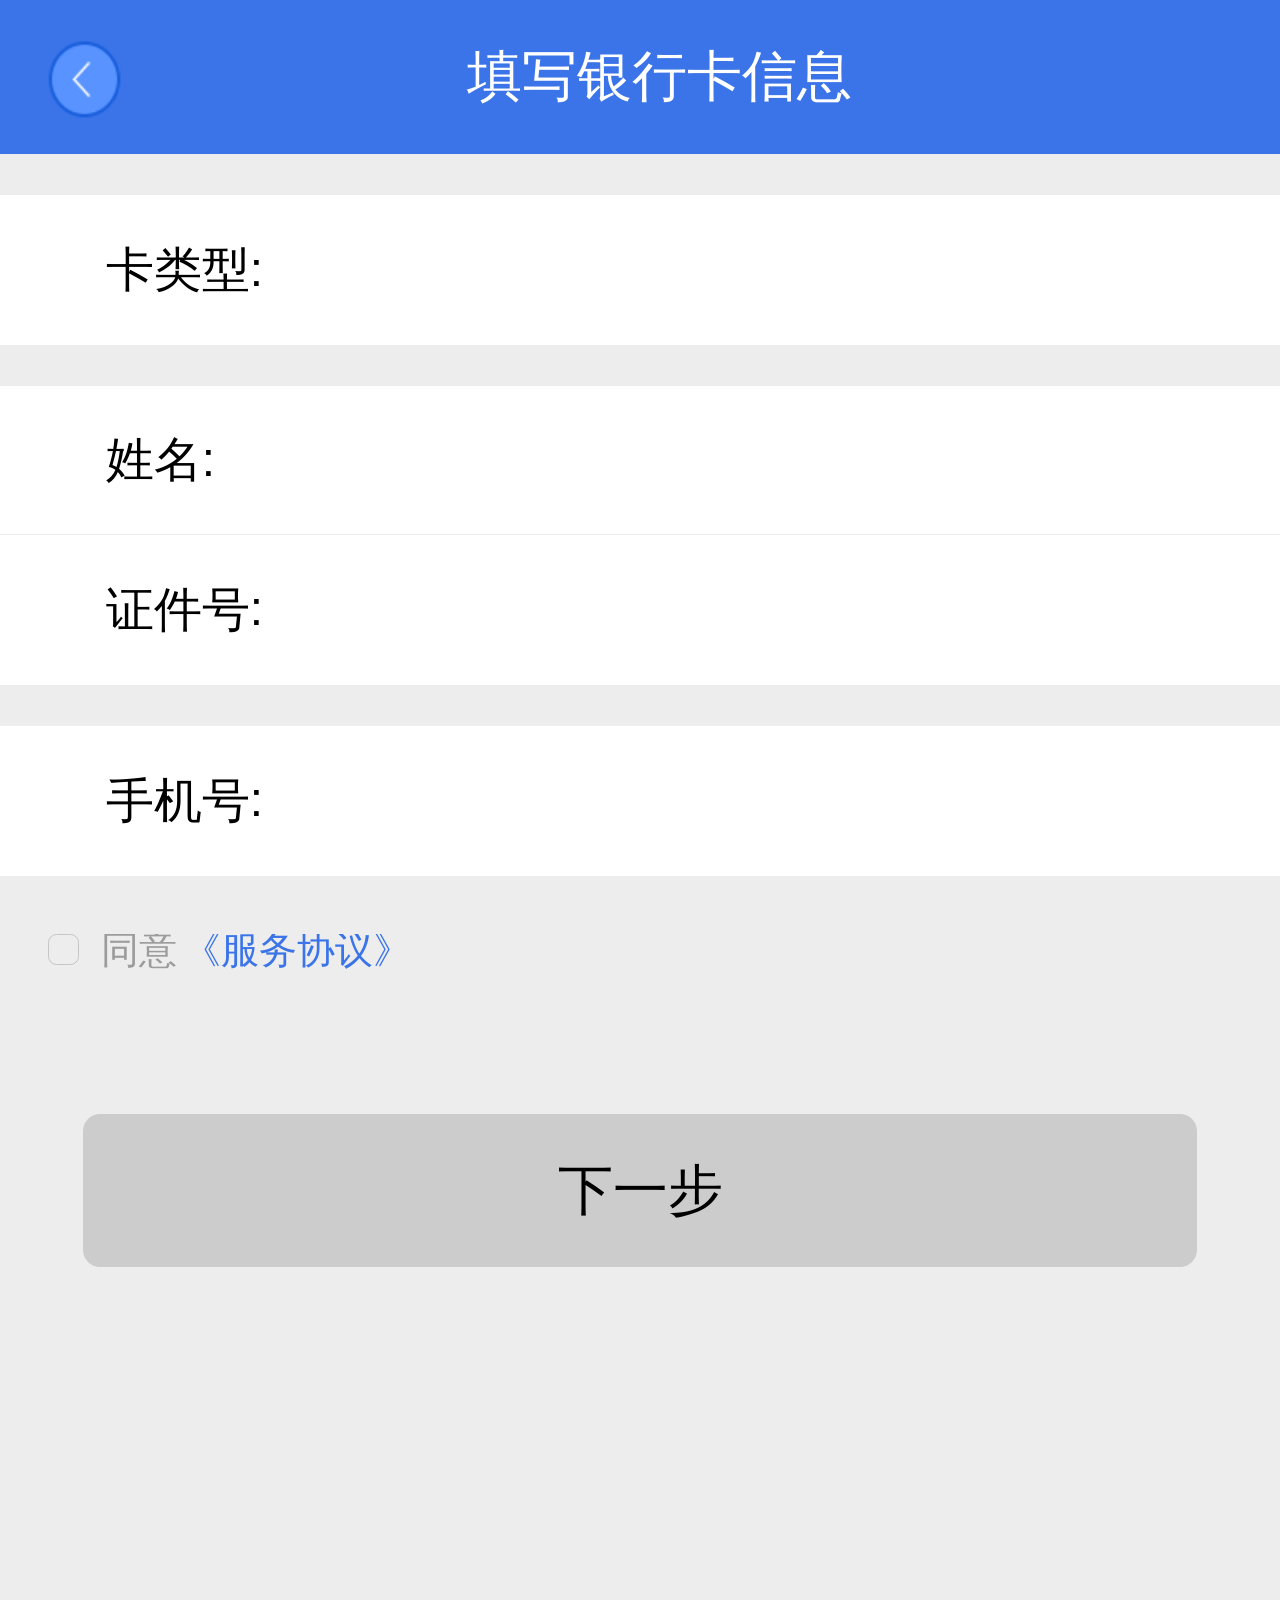
<file: app/addzf.html>
<!DOCTYPE html>
<html>
	<head>
		<meta charset="UTF-8">
		<meta name="viewport" content="initial-scale=1.0, maximum-scale=1.0, user-scalable=no" />
	    <meta name="x5-orientation" content="portrait | landscape"/>
		<meta name="screen-orientation" content="portrait"/>
		<meta name="x5-fullscreen" content="true"/>
		<meta name="full-screen" content="yes"/>
		<meta name="format-detection" content="telephone=no,email=no"/>
		<link rel="stylesheet" href="css/common.css" />
        <link rel="stylesheet" href="css/addzf.css" />
		<script src="js/rem.js" type="text/javascript" charset="utf-8"></script>
		<title></title>
		 
	</head>
	<body>
		<div class="lmc-add">
			<div class="lmc-add-left">
			<a href="yjw-payment.html"><img src="img/dayu.png" alt=""></a>
			</div>
			
			  <span>填写银行卡信息</span>
			
		</div>

		<div class="lmc-klx">
			<div class="lmc-klx-1">
			<span class="lmc-klx-2">卡类型</span>
			<span class="lmc-klx-3">:</span>
			 <input type="text" name="" id="srk" value="">
			</div>
		</div>
		<div class="lmc-xm">
			<div class="lmc-xm-1">
				<span class="lmc-xm-2">姓名</span>
			<span class="lmc-xm-3">:</span>
			 <input type="text" name="" id="srk-1" value="">
			</div>
			<div class="lmc-xm-4">
				<span class="lmc-xm-5">证件号</span>
			<span class="lmc-xm-6">:</span>
			 <input type="text" name="" id="srk-2" value="">
			</div>
		</div>
		<div class="lmc-sjh">
			<span class="lmc-sjh-1">手机号</span>
			<span class="lmc-sjh-2">:</span>
			 <input type="text" name="" id="srk-3" value="">
		</div>
		<div class="lmc-fuwu">
			<div class="lmc-fuwu-1"></div>
			<div class="lmc-fuwu-2"><a href="">
			   <span>同意</span></a>
			<a class="lmc-fuwu-3" href="#">
			<span>《服务协议》</span></a></div>
		</div>
       <div class="lmc-xyb">
       	<a href="addzhifu.html"><span >下一步</span></a>
       </div>
       <div class="lmc-kongbai"></div>
	</body>
</html>
</file>
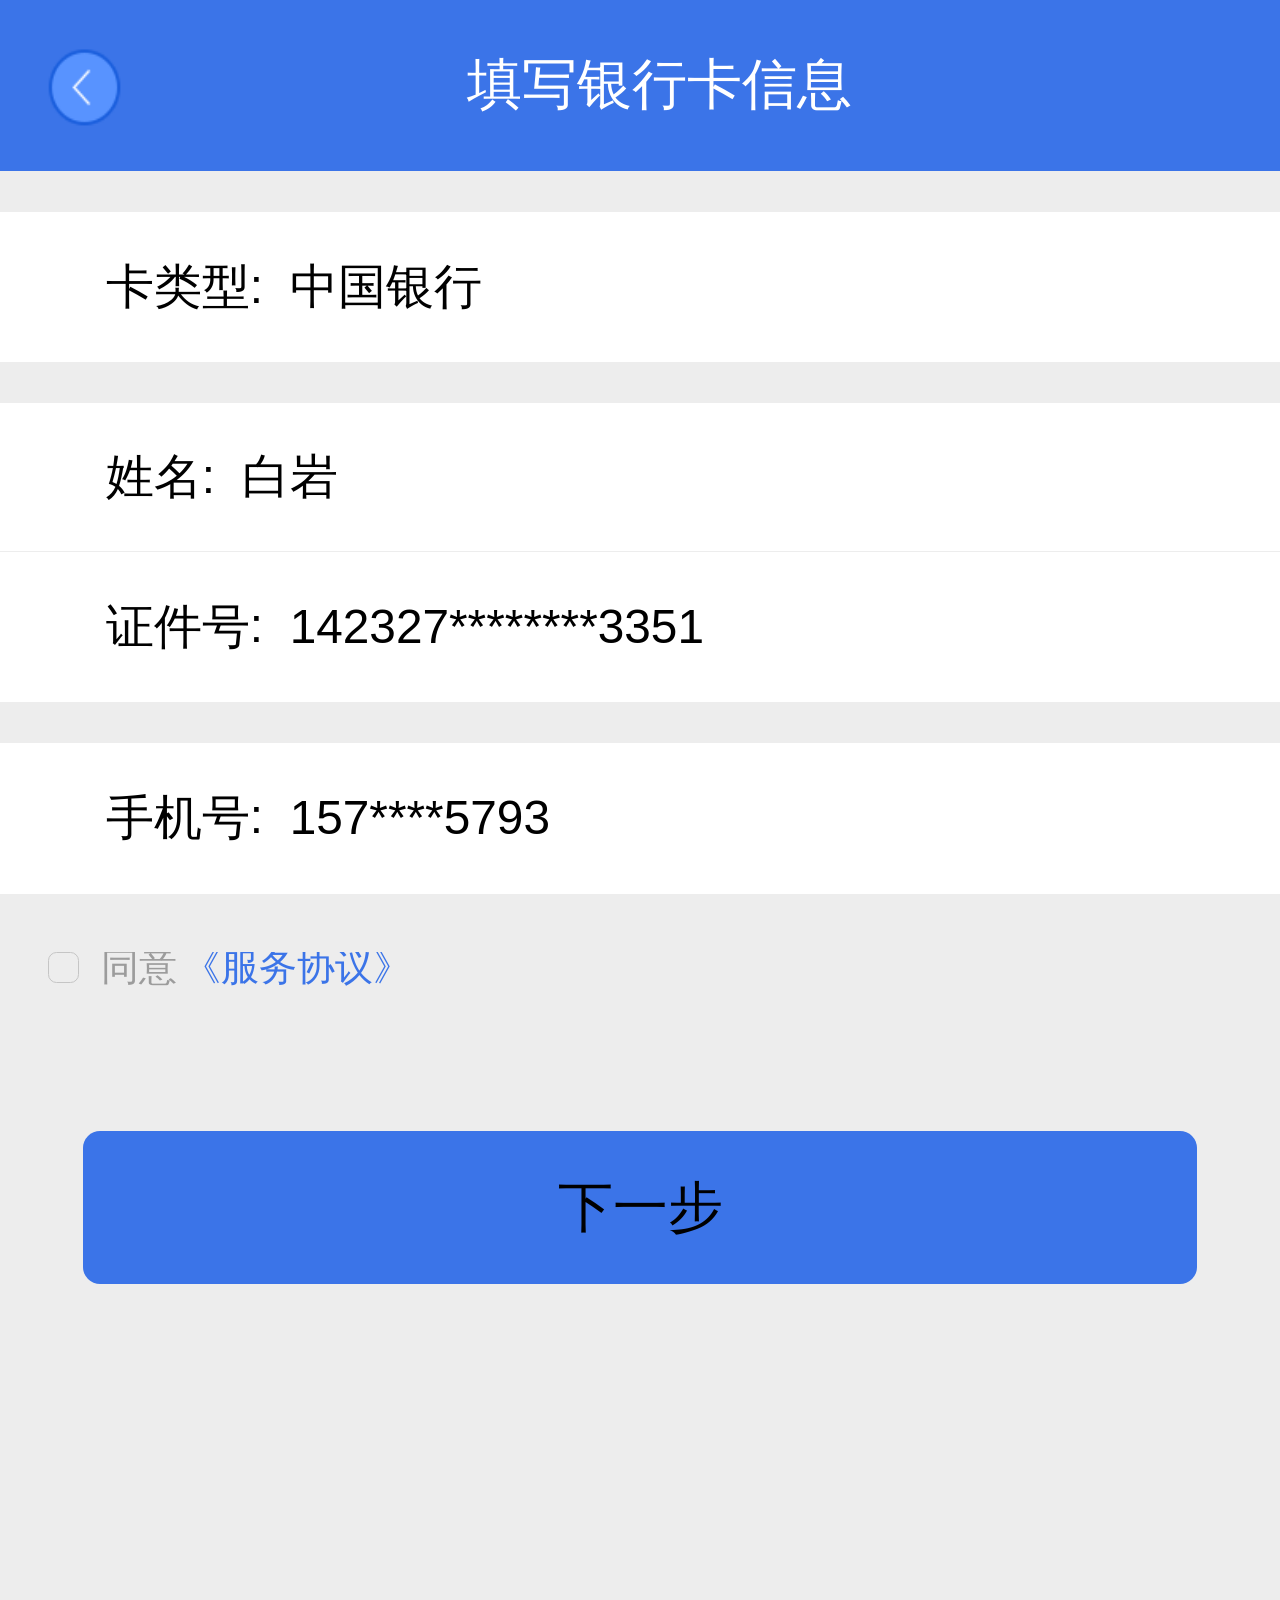
<file: app/addzhifu.html>
<!DOCTYPE html>
<html>
	<head>
		<meta charset="UTF-8">
		<meta name="viewport" content="initial-scale=1.0, maximum-scale=1.0, user-scalable=no" />
	    <meta name="x5-orientation" content="portrait | landscape"/>
		<meta name="screen-orientation" content="portrait"/>
		<meta name="x5-fullscreen" content="true"/>
		<meta name="full-screen" content="yes"/>
		<meta name="format-detection" content="telephone=no,email=no"/>
		<link rel="stylesheet" href="css/common.css" />
        <link rel="stylesheet" href="css/addzhifu.css" />
		<script src="js/rem.js" type="text/javascript" charset="utf-8"></script>
		<title></title>
		 
	</head>
	<body>
		<div class="lmc-add">
			<div class="lmc-add-left">
			<a href="addzf.html"><img src="img/dayu.png" alt=""></a>
			</div>
			
			  <span>填写银行卡信息</span>
			
		</div>

		<div class="lmc-klx">
			<div class="lmc-klx-1">
			<span class="lmc-klx-2">卡类型</span>
			<span class="lmc-klx-3">:</span>
			 <input type="text" name="" id="srk" value="&nbsp;&nbsp;中国银行">
			</div>
		</div>
		<div class="lmc-xm">
			<div class="lmc-xm-1">
				<span class="lmc-xm-2">姓名</span>
			<span class="lmc-xm-3">:</span>
			 <input type="text" name="" id="srk-1" value="&nbsp;&nbsp;白岩">
			</div>
			<div class="lmc-xm-4">
				<span class="lmc-xm-5">证件号</span>
			<span class="lmc-xm-6">:</span>
			 <input type="text" name="" id="srk-2" value="&nbsp;&nbsp;142327********3351">
			</div>
		</div>
		<div class="lmc-sjh">
			<span class="lmc-sjh-1">手机号</span>
			<span class="lmc-sjh-2">:</span>
			 <input type="text" name="" id="srk-3" value="&nbsp;&nbsp;157****5793">
		</div>
		<div class="lmc-fuwu">
			<div class="lmc-fuwu-1"></div>
			<div class="lmc-fuwu-2"><a href="">
			   <span>同意</span></a>
			<a class="lmc-fuwu-3" href="#">
			<span>《服务协议》</span></a></div>
		</div>
       <div class="lmc-xyb" style="background: #3B74E8">
       	<a href="yjw-payment.html"><span >下一步</span></a>
       </div>
       <div class="lmc-kongbai"></div>
	</body>
</html>
</file>
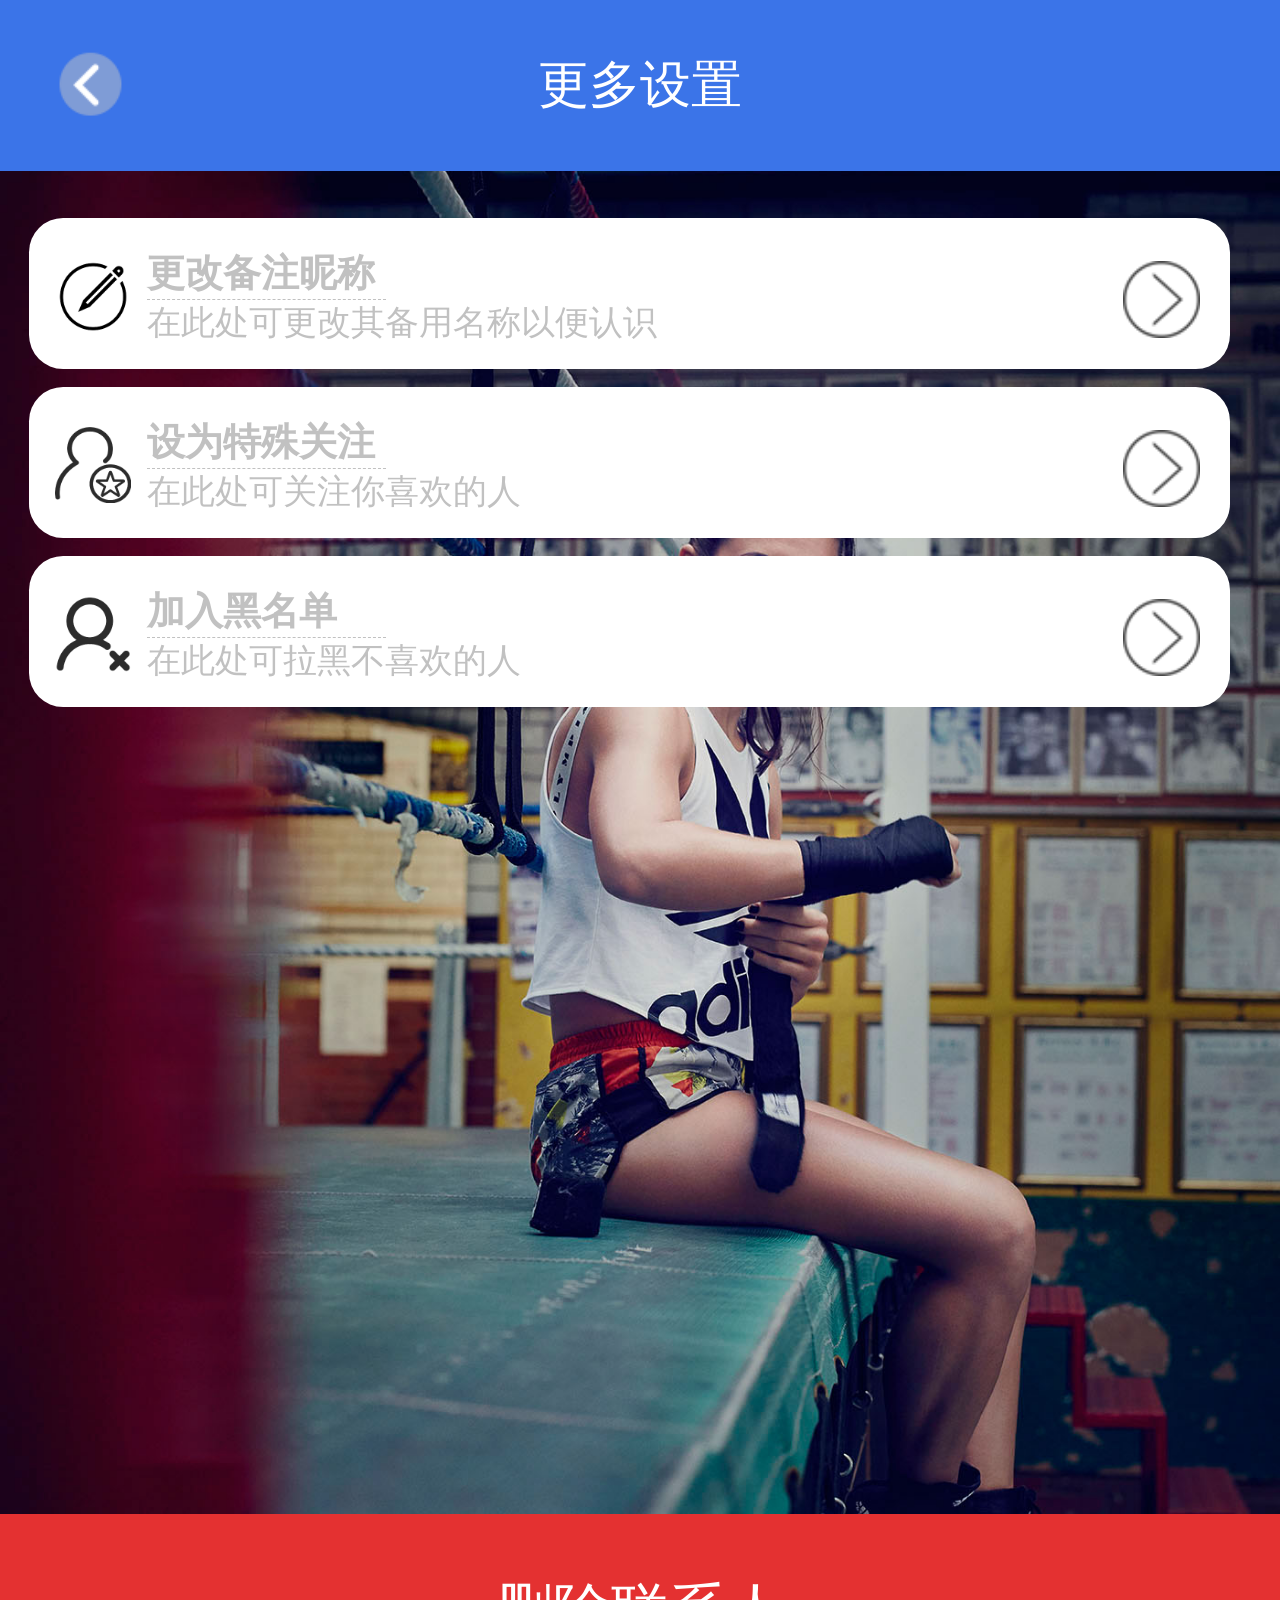
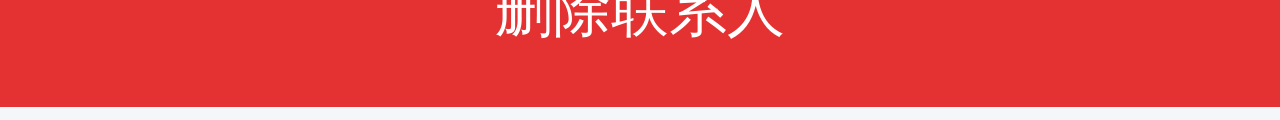
<file: app/delete.html>
<!DOCTYPE html>
<html lang="en">
    <head>
        <meta charset="utf-8">
        <link rel="stylesheet" href="css/delete.css">
        <link rel="stylesheet" href="css/common.css">
        <meta name="viewport" content="initial-scale=1.0, maximum-scale=1.0, user-scalable=no" />
	    <meta name="x5-orientation" content="portrait | landscape"/>
		<meta name="screen-orientation" content="portrait"/>
		<meta name="x5-fullscreen" content="true"/>
		<meta name="full-screen" content="yes"/>
		<meta name="format-detection" content="telephone=no,email=no"/>
			<script src="js/rem.js" type="text/javascript" charset="utf-8"></script>
    </head>
    <body>
    <div class="xy-beijing">
    <div class="xy-head">
    	<div class="xy-headleft">
    	<a href="#"><img src="img/xy-logo2.png" alt=""></a></div>
    	<span>更多设置</span>
    </div>

    <div class="xy-content"><!-- 第一个圆角矩形 -->
    <div class="xy-contentleft">
    	<img src="img/xy-genggainame.png" alt="">
    </div>
    <div class="xy-contentcenter">
    	<h2>更改备注昵称</h2>
    	<p>在此处可更改其备用名称以便认识</p>
    </div>
    <div class="xy-contentright">
    	<a href="#"><img src="img/xy-you.png" alt=""></a>
    </div> 	
    </div>

    <div class="xy-content1"><!-- 第二个圆角矩形 -->
    	<div class="xy-contentleft1">
    	<img src="img/xy-teshuguanzhu.png" alt="">
        </div>
    <div class="xy-contentcenter1">
    	<h2>设为特殊关注</h2>
    	<p>在此处可关注你喜欢的人</p>
    </div>
    <div class="xy-contentright1">
    	<a href="#">
    	<img src="img/xy-you.png" alt="">
    	</a>
    </div> 	
    </div>

    <div class="xy-content2"><!-- 第三个圆角矩形 -->
    	<div class="xy-contentleft2">
    	<img src="img/xy-heimingdan.png" alt="">
        </div>
    <div class="xy-contentcenter2">
    	<h2>加入黑名单</h2>
    	<p>在此处可拉黑不喜欢的人</p>
    </div>
    <div class="xy-contentright2">
    	<a href="#">
    	<img src="img/xy-you.png" alt="">
    	</a>
    </div> 	
    </div>

    <div class="foot">
    	<a href="#">
    	<span>删除联系人</span>
    	</a>
    </div>


    </div><!-- 背景结尾 -->
    </body>
</html>
</file>
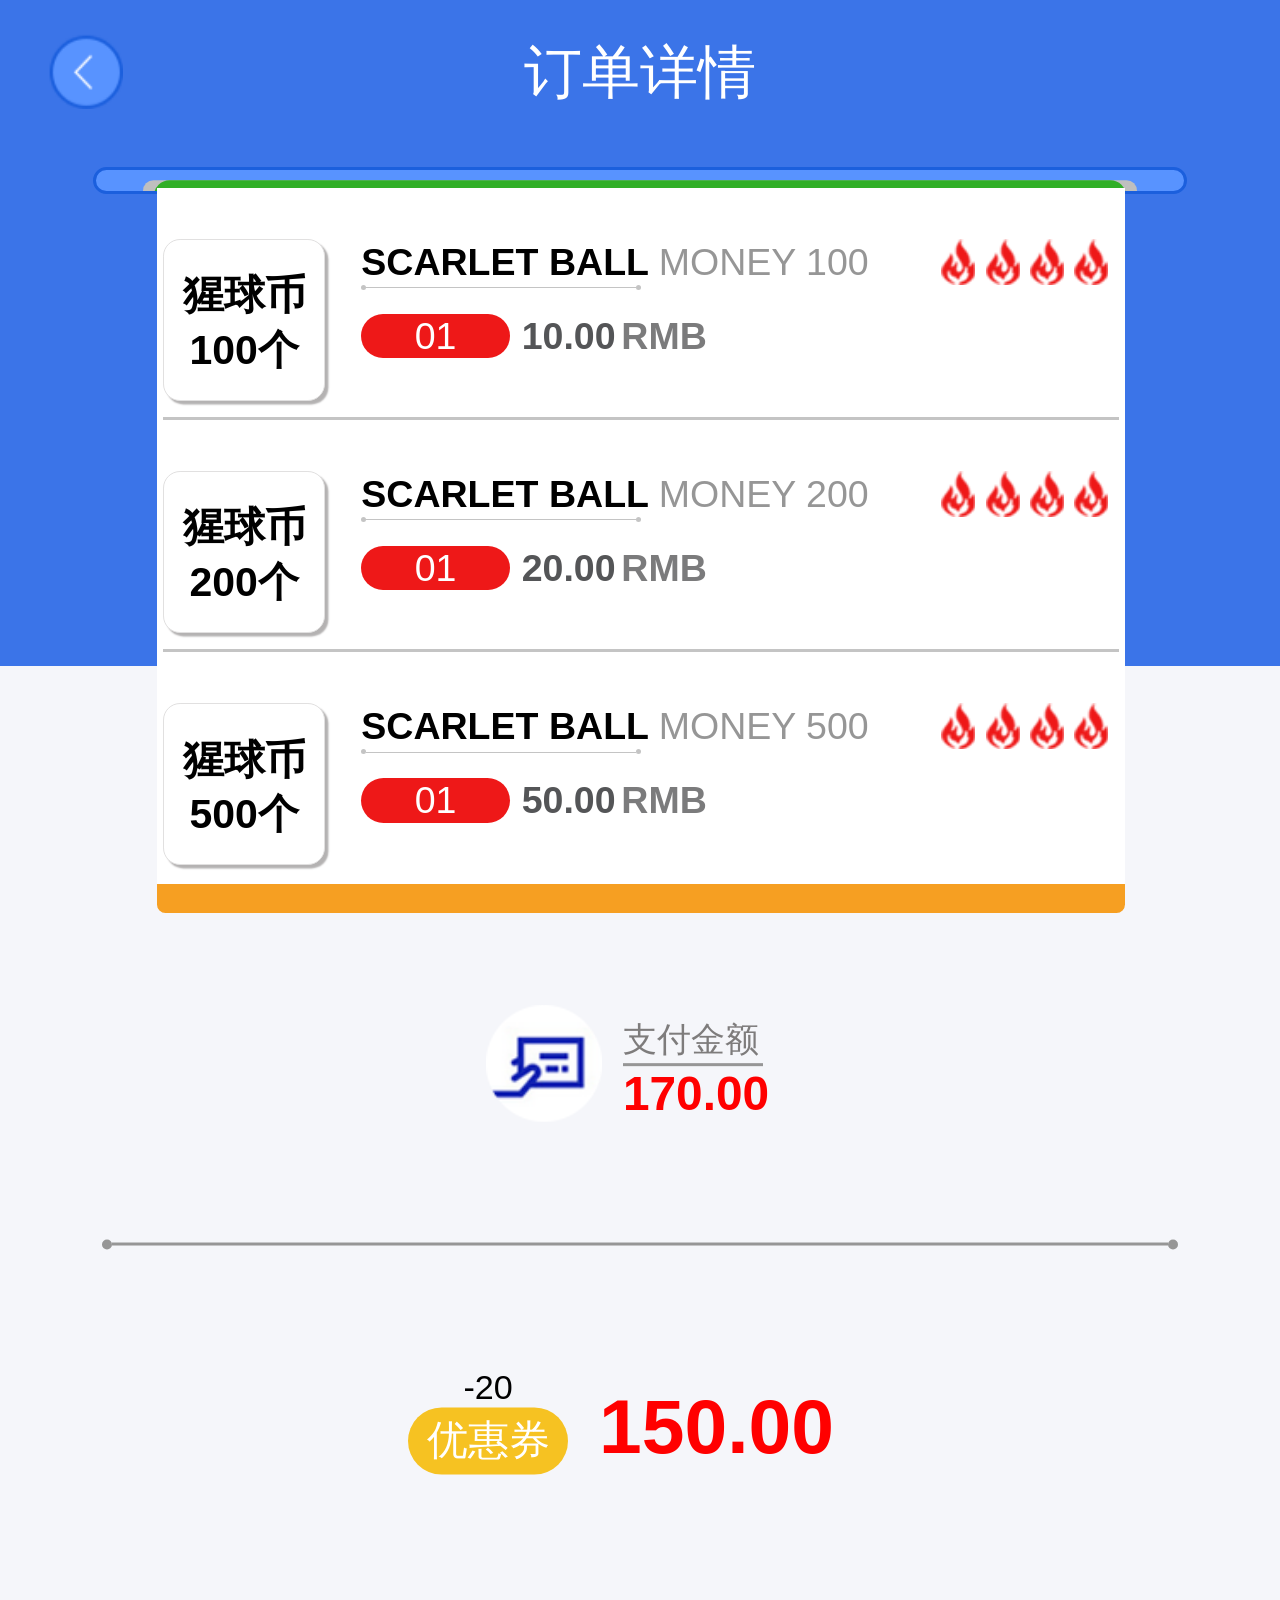
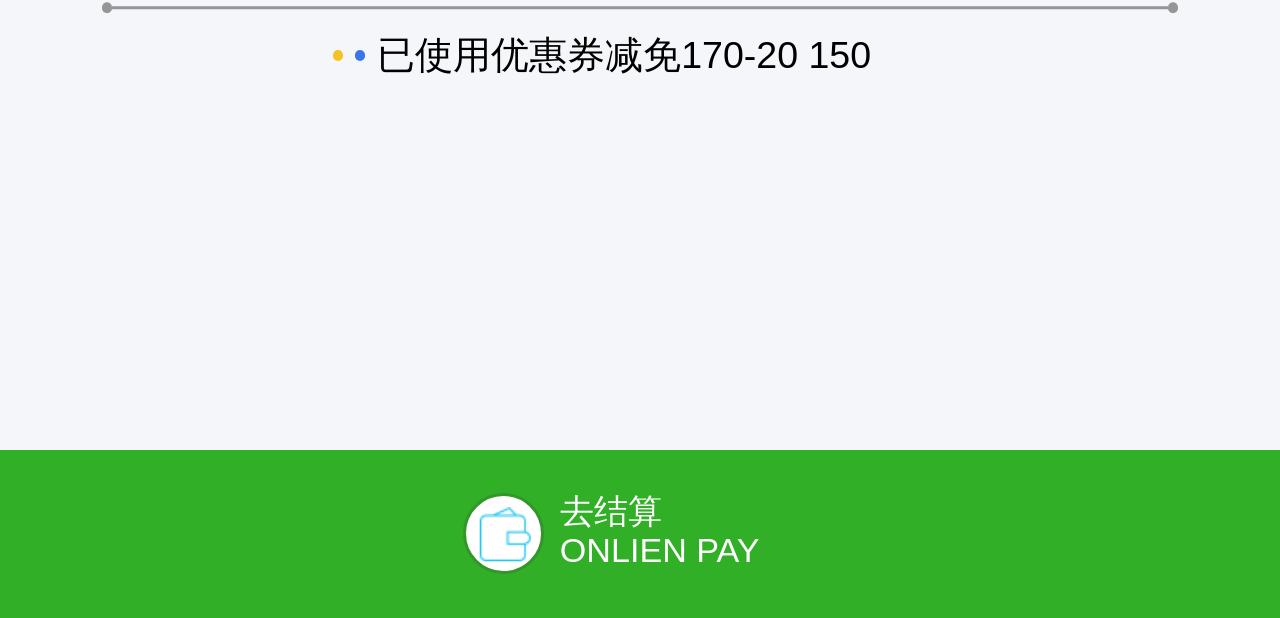
<file: app/gl-Orderdetailst.html>
<!DOCTYPE html>
<html lang="en">
    <head>
        <meta charset="utf-8">
        <meta name="viewport" content="initial-scale=1.0, maximum-scale=1.0, user-scalable=no" />
	    <meta name="x5-orientation" content="portrait | landscape"/>
		<meta name="screen-orientation" content="portrait"/>
		<meta name="x5-fullscreen" content="true"/>
		<meta name="full-screen" content="yes"/>
		<meta name="format-detection" content="telephone=no,email=no"/>
		<link rel="stylesheet" href="css/common.css" />
		<link rel="stylesheet" href="css/gl-Orderdetailst.css" />
		<script src="js/rem.js" type="text/javascript" charset="utf-8"></script>

    </head>
    <body>
        <div class="gl-banner">
        	<div class="gl-titleBox">
        		<div class="gl-back"><a href="yjw-Selectorder.html"><img src="img/gl-1.png" alt=""></a></div>
        		<div class="gl-title"><p>订单详情</p></div>
        	</div>
        	<div class="gl-tcontent1">
        		<div class="gl-tcontent2">
        			<div class="gl-tcontent3">	
        			</div>
        		</div>
        	</div>
            <div class="gl-tcontent4"></div>
        	<div class="gl-tcontent5">
        		<div class="gl-tcontent5Son1">
        			<div class="gl-tcontent5Son1-1">
        				<div class="gl-tcontent5Son1-1son1"><p>猩球币</p><p>100个</p></div>
        				<div class="gl-tcontent5Son1-1son2">
        					<div class="gl-tcontent5Son1-1son2-1"><strong>SCARLET BALL </strong><span>MONEY 100</span></div>
        					<div class="gl-tcontent5Son1-1son2-2">
        					    <div class="gl-leftcircle"></div>
        					    <div class="gl-line"></div>
        					    <div class="gl-rightcircle"></div>
        					</div>
        					<div class="gl-tcontent5Son1-1son2-3">
        						<div class="gl-button"><span>01</span></div>
        						<div class="gl-buttonright"><strong>10.00</strong> <span>RMB</span></div>
        					</div>
        				</div>
        				<div class="gl-tcontent5Son1-1son3"><img src="img/gl-2.png" alt=""><img src="img/gl-2.png" alt=""><img src="img/gl-2.png" alt=""><img src="img/gl-2.png" alt=""></div>
        				<!-- <div class="gl-tcontent5Son1-1son4"><p>RMB</p>
        				<span>20.00</span></div> -->
        			</div>	
        		</div>
        		<div class="gl-tcontent5Son1">
        			<div class="gl-tcontent5Son1-1">
        				<div class="gl-tcontent5Son1-1son1"><p>猩球币</p><p>200个</p></div>
        				<div class="gl-tcontent5Son1-1son2">
        					<div class="gl-tcontent5Son1-1son2-1"><strong>SCARLET BALL </strong><span>MONEY 200</span></div>
        					<div class="gl-tcontent5Son1-1son2-2">
        					    <div class="gl-leftcircle"></div>
        					    <div class="gl-line"></div>
        					    <div class="gl-rightcircle"></div>
        					</div>
        					<div class="gl-tcontent5Son1-1son2-3">
        						<div class="gl-button"><span>01</span></div>
        						<div class="gl-buttonright"><strong>20.00</strong> <span>RMB</span></div>
        					</div>
        				</div>
        				<div class="gl-tcontent5Son1-1son3"><img src="img/gl-2.png" alt=""><img src="img/gl-2.png" alt=""><img src="img/gl-2.png" alt=""><img src="img/gl-2.png" alt=""></div>
        				<!-- <div class="gl-tcontent5Son1-1son4"><p>RMB</p>
        				<span>20.00</span></div> -->
        			</div>	
        		</div>
        		<div class="gl-tcontent5Son1">
        			<div class="gl-tcontent5Son1-1">
        				<div class="gl-tcontent5Son1-1son1"><p>猩球币</p><p>500个</p></div>
        				<div class="gl-tcontent5Son1-1son2">
        					<div class="gl-tcontent5Son1-1son2-1"><strong>SCARLET BALL </strong><span>MONEY 500</span></div>
        					<div class="gl-tcontent5Son1-1son2-2">
        					    <div class="gl-leftcircle"></div>
        					    <div class="gl-line"></div>
        					    <div class="gl-rightcircle"></div>
        					</div>
        					<div class="gl-tcontent5Son1-1son2-3">
        						<div class="gl-button"><span>01</span></div>
        						<div class="gl-buttonright"><strong>50.00</strong> <span>RMB</span></div>
        					</div>
        				</div>
        				<div class="gl-tcontent5Son1-1son3"><img src="img/gl-2.png" alt=""><img src="img/gl-2.png" alt=""><img src="img/gl-2.png" alt=""><img src="img/gl-2.png" alt=""></div>
        				<!-- <div class="gl-tcontent5Son1-1son4"><p>RMB</p>
        				<span>20.00</span></div> -->
        			</div>	
        		</div>	
        	</div>
        </div>
        <!-- ....................................... -->
        <div class="gl-content1">
        	<div class="gl-contentSon1">
        		<div class="gl-contentSon1-1"><img src="img/gl-3.png" alt=""></div>
        		<div class="gl-contentSon1-2"><p>支付金额</p><div class="gl-contentSon1-2underline"></div><span>170.00</span></div>
        	</div>
        	<div class="gl-content1-foot">
        		<div class="gl-content1-foot-leftcircle"></div>
        		<div class="gl-content1-foot-line"></div>
        		<div class="gl-content1-foot-reightcircle"></div>
        	</div>
        </div>
        <!-- ................................. -->
        <div class="gl-content2">
        	<div class="gl-content2Son">
        		<div class="gl-content2Son-1">
        			<p>-20</p>
        			<div class="gl-content2Son-1son"><p>优惠券</p></div>
        		</div>
        		<div class="gl-content2Son-2"><p>150.00</p></div>
        	</div>
        	<div class="gl-content1-foot">
        		<div class="gl-content1-foot-leftcircle"></div>
        		<div class="gl-content1-foot-line"></div>
        		<div class="gl-content1-foot-reightcircle"></div>
        	</div>
        </div>
        <!-- ................................ -->
        <div class="gl-content3">
        	<div class="gl-content3-1">
        		<div class="gl-firstcircle"></div>
        		<div class="gl-nextcircle"></div>
        		<p>已使用优惠券减免170-20 150</p>
        	</div>
        </div>
        <!-- ........................... -->
        <div class="gl-footer"><a href="gl-Selectpaymentmethod.html">
        	<div class="gl-footerSon">
        		<div class="gl-footerSon-1"><img src="img/gl-4.png" alt=""></div>
        		<div class="gl-footerSon-2">
        			<p>去结算</p>
        			<span>ONLIEN PAY</span>
        		</div>
        	</div>
            </a>
        </div>
    </body>
</html>
</file>
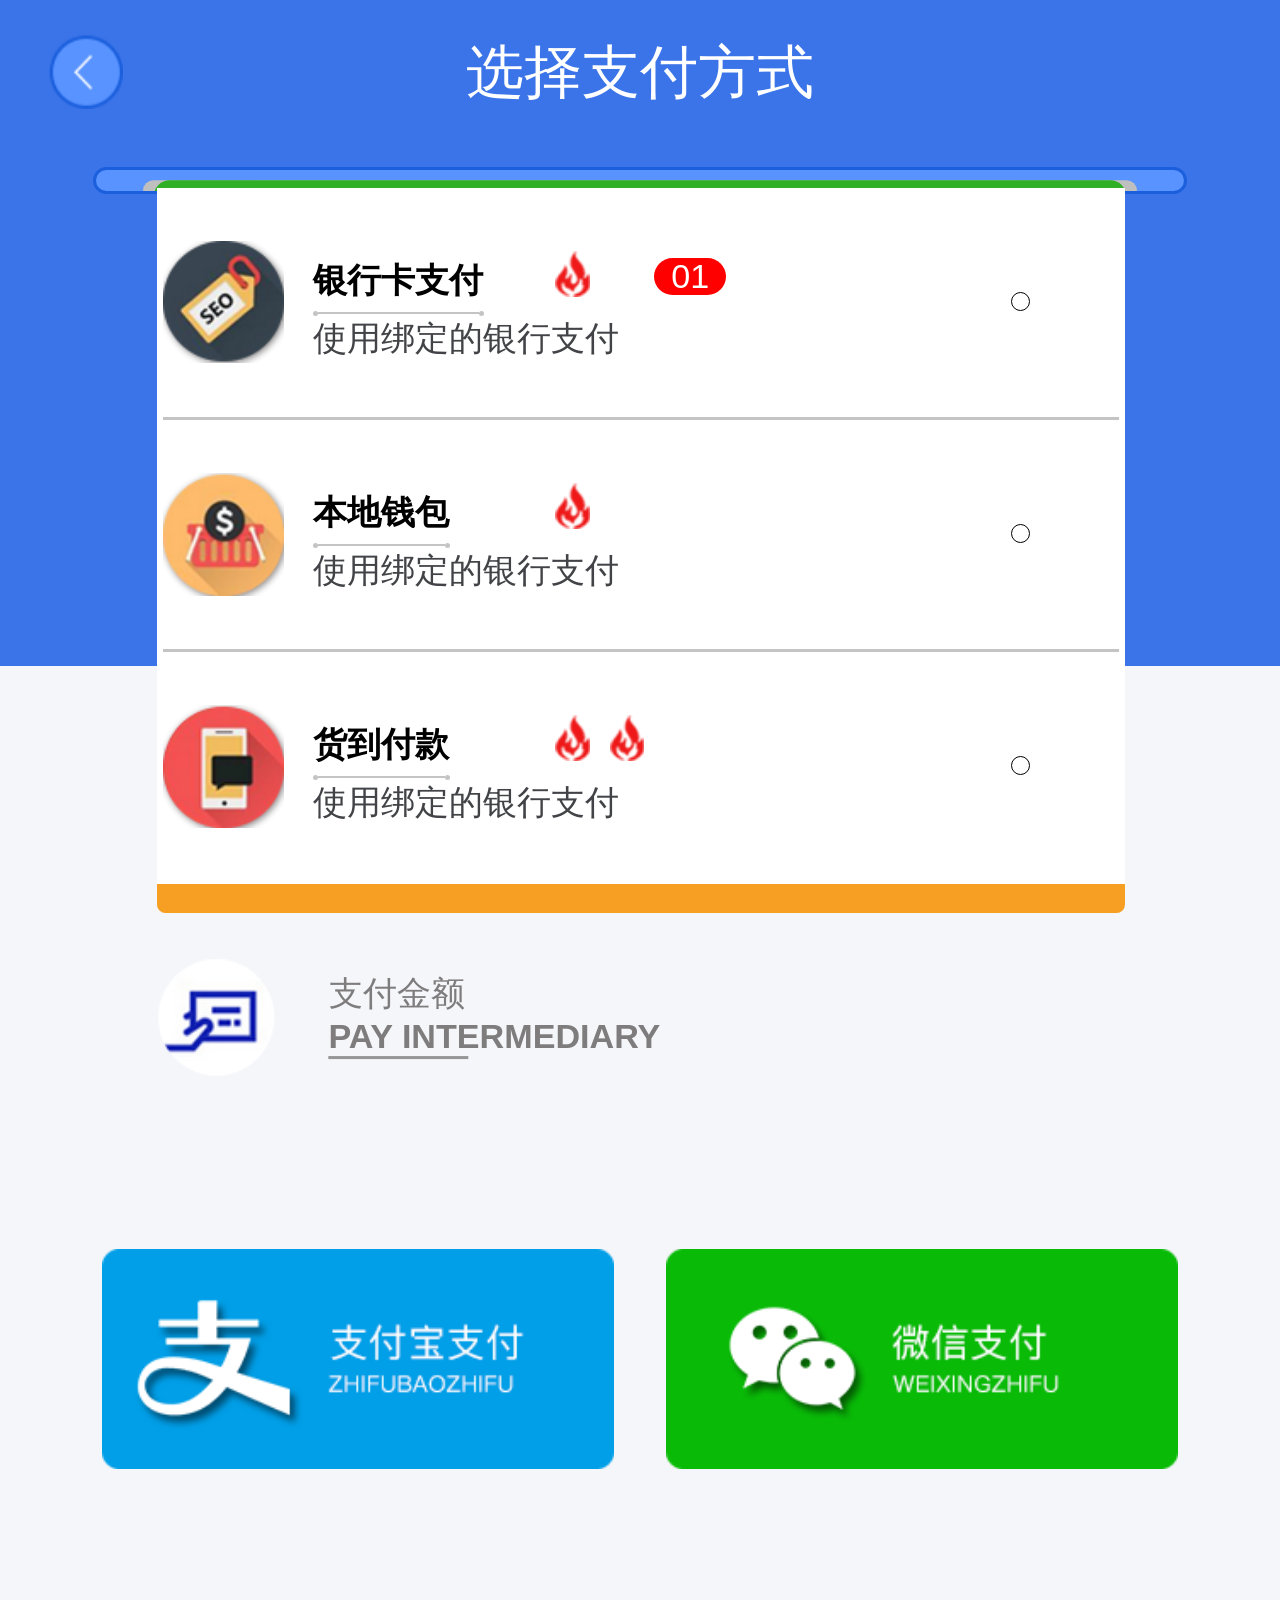
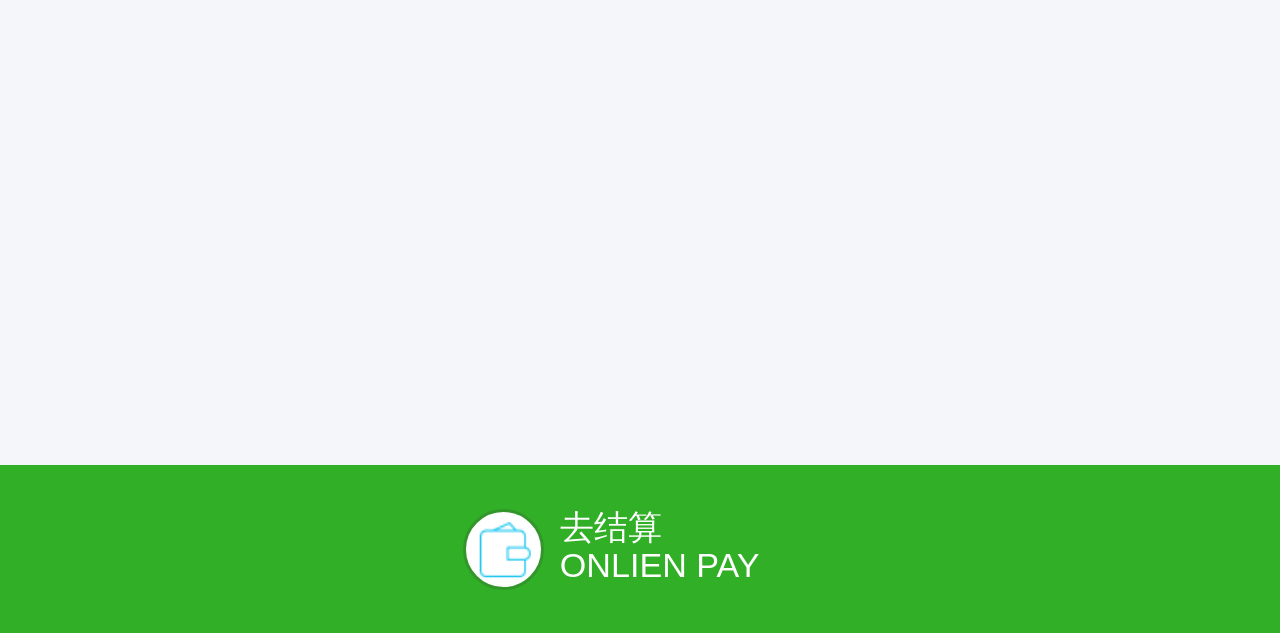
<file: app/gl-Selectpaymentmethod.html>
<!DOCTYPE html>
<html lang="en">
    <head>
        <meta charset="utf-8">
        <meta name="viewport" content="initial-scale=1.0, maximum-scale=1.0, user-scalable=no" />
	    <meta name="x5-orientation" content="portrait | landscape"/>
		<meta name="screen-orientation" content="portrait"/>
		<meta name="x5-fullscreen" content="true"/>
		<meta name="full-screen" content="yes"/>
		<meta name="format-detection" content="telephone=no,email=no"/>
		<link rel="stylesheet" href="css/common.css" />
		<link rel="stylesheet" href="css/gl-Selectpaymentmethod.css" />
		<script src="js/rem.js" type="text/javascript" charset="utf-8"></script>
    </head>
    <body>
        <div class="gl-banner">
        	<div class="gl-titleBox">
        		<div class="gl-back"><a href="gl-Orderdetailst.html"><img src="img/gl-1.png" alt=""></a></div>
        		<div class="gl-title"><p>选择支付方式</p></div>
        	</div>
        	<div class="gl-tcontent1">
        		<div class="gl-tcontent2">
        			<div class="gl-tcontent3">	
        			</div>
        		</div>
        	</div>
            <div class="gl-tcontent4"></div>
        	<div class="gl-tcontent5">
        		<div class="gl-tcontent5Son1">
        			<div class="gl-tcontent5Son1-1">
        				<div class="gl-tcontent5Son1-1-son1"><img src="img/gl-5.png" alt=""></div>
        				<div class="gl-tcontent5Son1-1-son2">
        					<div class="gl-tcontent5Son1-1-son2-top">
        					    <div class="gl-tcontent5Son1-1-son2-top-1"><strong>银行卡支付</strong></div>
        					    <div class="gl-tcontent5Son1-1-son2-top-2"><img src="img/gl-2.png" alt=""></div>
        					    <div class="gl-tcontent5Son1-1-son2-top-3"><p>01</p></div>
        					</div>
        					<div class="gl-tcontent5Son1-1-son3">
        						<div class="gl-leftcircle"></div>
        						<div class="gl-line"></div>
        						<div class="gl-rightcircle"></div>
        					</div>
        					<div class="gl-tcontent5Son1-1-son4"><p>使用绑定的银行支付</p></div>
        				</div>
        				<div class="gl-tcontent5Son1-1-son5"><div class="gl-son5-1"></div></div>
        			</div>

        		</div>
        		<div class="gl-tcontent5Son1">
        			<div class="gl-tcontent5Son1-1">
        				<div class="gl-tcontent5Son1-1-son1"><img src="img/gl-6.png" alt=""></div>
        				<div class="gl-tcontent5Son1-1-son2">
        					<div class="gl-tcontent5Son1-1-son2-top">
        					    <div class="gl-tcontent5Son1-1-son2-top-1"><strong>本地钱包</strong></div>
        					    <div class="gl-tcontent5Son1-1-son2-top-2"><img src="img/gl-2.png" alt=""></div>
        					    
        					</div>
        					<div class="gl-tcontent5Son1-1-son3">
        						<div class="gl-leftcircle"></div>
        						<div class="gl-line"></div>
        						<div class="gl-rightcircle"></div>
        					</div>
        					<div class="gl-tcontent5Son1-1-son4"><p>使用绑定的银行支付</p></div>
        				</div>
        				<div class="gl-tcontent5Son1-1-son5"><div class="gl-son5-1"></div></div>
        			</div>
        				
        		</div>
        		<div class="gl-tcontent5Son1">
        			<div class="gl-tcontent5Son1-1">
        				<div class="gl-tcontent5Son1-1-son1"><img src="img/gl-7.png" alt=""></div>
        				<div class="gl-tcontent5Son1-1-son2">
        					<div class="gl-tcontent5Son1-1-son2-top">
        					    <div class="gl-tcontent5Son1-1-son2-top-1"><strong>货到付款</strong></div>
        					    <div class="gl-tcontent5Son1-1-son2-top-2"><img src="img/gl-2.png" alt=""></div>
        					    <div class="gl-tcontent5Son1-1-son2-top-2"><img src="img/gl-2.png" alt=""></div>
        					   
        					</div>
        					<div class="gl-tcontent5Son1-1-son3">
        						<div class="gl-leftcircle"></div>
        						<div class="gl-line"></div>
        						<div class="gl-rightcircle"></div>
        					</div>
        					<div class="gl-tcontent5Son1-1-son4"><p>使用绑定的银行支付</p></div>
        				</div>
        				<div class="gl-tcontent5Son1-1-son5"><div class="gl-son5-1"></div></div>
        			</div>
        				
        		</div>
        		
        	</div>
        </div>
        <!-- ........... -->
        <div class="gl-content1">
        	<div class="gl-contentSon1">
        		<div class="gl-contentSon1-1"><img src="img/gl-3.png" alt=""></div>
        		<div class="gl-contentSon1-2"><p>支付金额</p><span>PAY INTERMEDIARY</span><div class="gl-contentSon1-2underline"></div></div>
        	</div>
        	
        </div>
        <div class="gl-content2">
        	<img src="img/gl-8.png" alt="">
        	<img src="img/gl-9.png" alt="">
        </div>
        <!-- ................. -->
        <div class="gl-footer"><a href="yjw-payment.html">
        	<div class="gl-footerSon">
        		<div class="gl-footerSon-1"><img src="img/gl-4.png" alt=""></div>
        		<div class="gl-footerSon-2">
        			<p>去结算</p>
        			<span>ONLIEN PAY</span>
        		</div>
        	</div>
            </a>
        </div>
    </body>
</html>
</file>
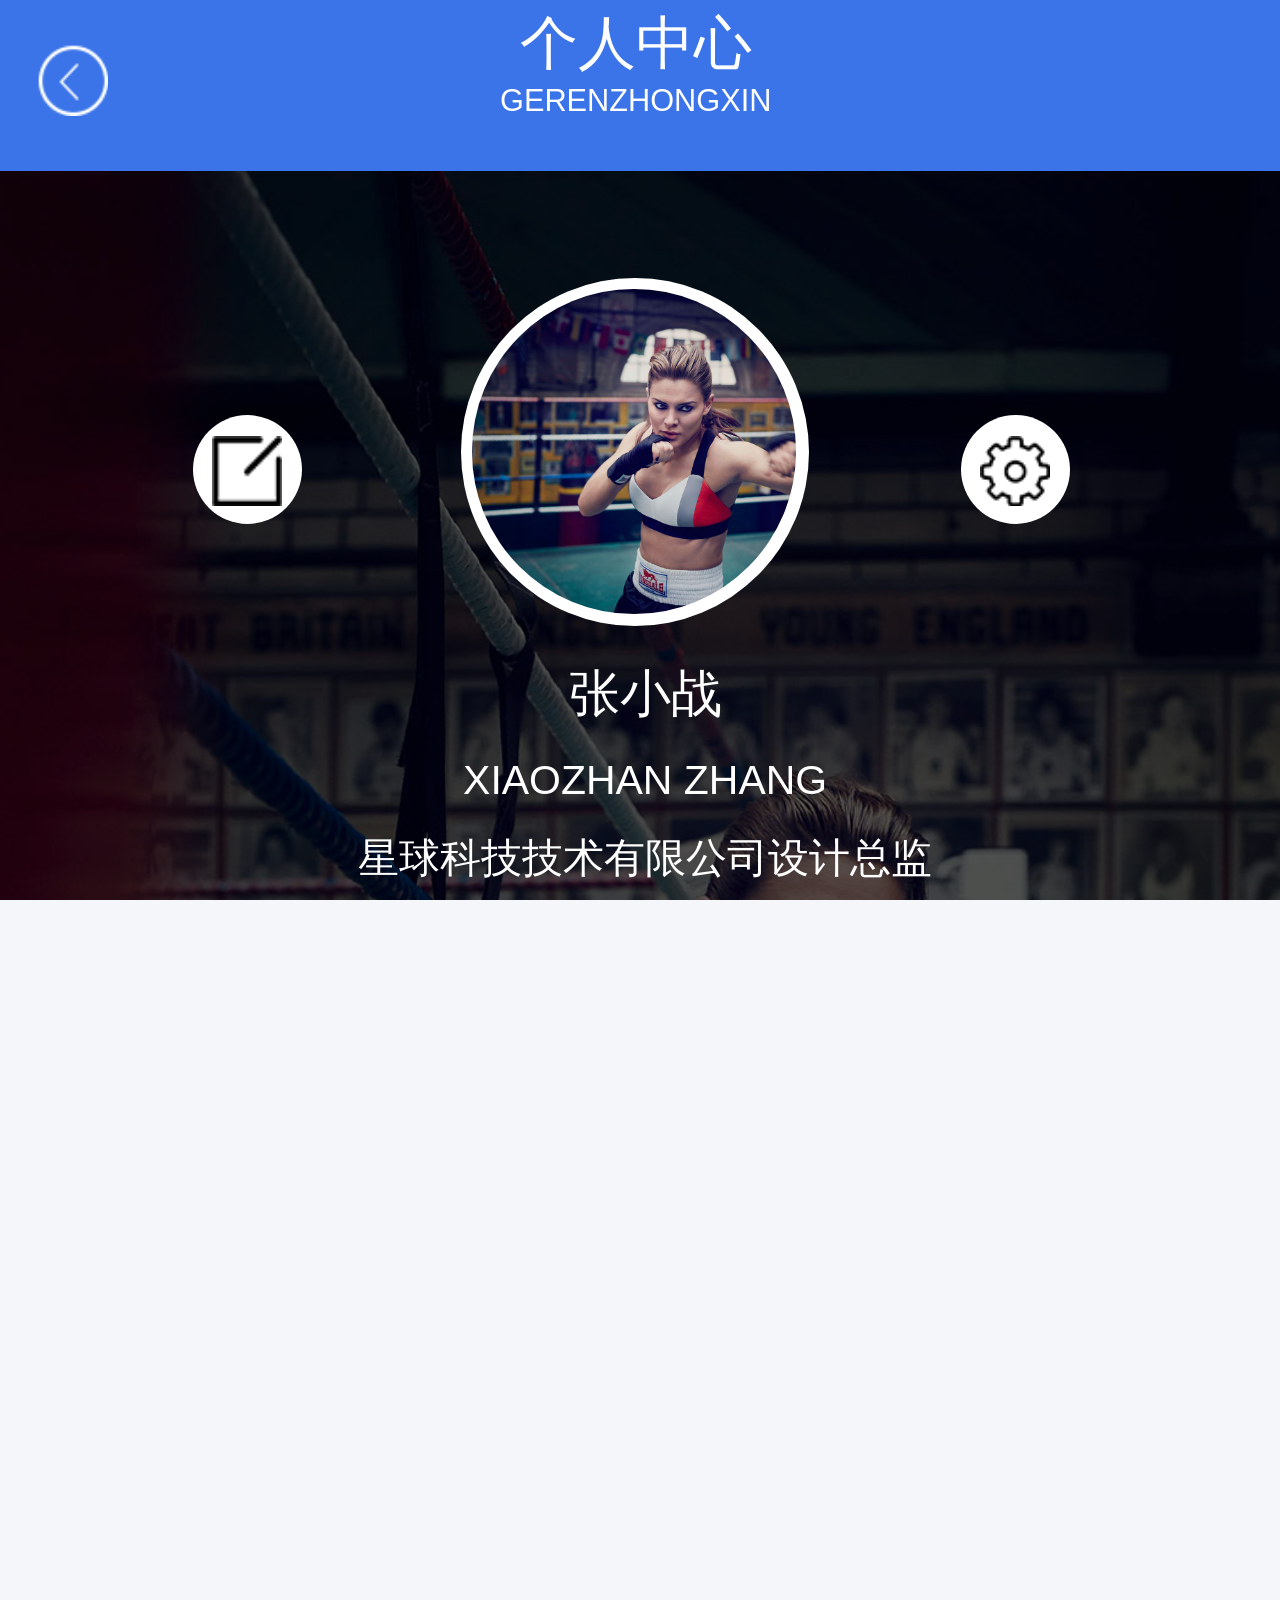
<file: app/personal.html>
<!DOCTYPE html>
<html lang="en">
    <head>
        <meta charset="utf-8">
        <link rel="stylesheet" href="css/personal.css">
        <link rel="stylesheet" href="css/common.css">
        <meta name="viewport" content="width=device-width">
        <meta name=”x5-orientetion” content=”portrait | landscape ” />
        <meta name=”screen-orientetion” content=”portrait ” >
        <meta name=”x5-fullscreen” content=”true ” />
        <meta name=”full--screen” content=”yes ” >
        <meta name=”format-detection” content=”telephone=no,email=no ” />
        <script src="js/rem.js"></script>
    </head>
    <body>
    	<!--头部开始-->
    	<div class="jxj-head">
    		<div class="jxj-content">
    			<div class="jxj-fanhui">
    				<a href="index.html">
    					<img src="img/jxj-t1.png" alt="" />
    				</a>
    				
    			</div>
    			<div class="jxj-word">
    				<a href="#">
    					<span>个人中心</span>
    				    <br/>
    				    <span>GERENZHONGXIN</span>
    				</a>
    			</div>
    		</div>
    	</div>
    	<!--头部结束-->
    	<!--内容开始-->
    	<div class="jxj-container">
    		<div class="jxj-content">
    		</div>
    		<div class="jxj-zhezhao">
    			<div class="jxj-top">
    			    <a href="#">
    				    <div class="jxj-tpic">
    					    <div class="jxj-tpic1">
    						    <img src="img/jxj-t2.png" alt="" />
    					    </div>
    				    </div>
    			    </a>
    	            <a href="select.html">
    				    <div class="jxj-tpic">
    					    <div class="jxj-tpic1">
    						    <img src="img/jxj-touxiang.jpg" alt="" />
    					    </div>
    				    </div>
    			    </a>
    			    <a href="personal0.html">
    				    <div class="jxj-tpic">
    					    <div class="jxj-tpic1">
    						    <img src="img/jxj-t3.png" alt="" />
    					    </div>
    				    </div>
    			    </a>
    			    <p>张小战</p>
    			    <p>XIAOZHAN ZHANG</p>
    			    <p>星球科技技术有限公司设计总监</p>
    			    <div class="jxj-xing">
    				    <img src="img/jxj-t4.png" alt="" />
    			    </div>
    		    </div>
    		    
    		    <div class="jxj-mid">
    		    	<div class="jxj-con">
    		    		<div class="jxj-mtop">
    		    			<div class="jxj-hezi">
    		    				<div class="jxj-lhezi">
    		    					<a href="#">
    		    					    <img src="img/jxj-m1.png" alt="" />
    		    				    </a>
    		    				</div>
    		    				<div class="jxj-mhezi">
    		    					<p>关注</p>  
    		    					<div class="fenge">
    		    						<img src="img/jxj-mdian.jpg" alt="" />
    		    					</div>
    		    				    <p>258</p>
    		    				</div>
    		    				<div class="jxj-rhezi">
    		    					<img src="img/jxj-mgan.jpg" alt="" />
    		    				</div>
    		    			</div>
    		    			<div class="jxj-hezi">
    		    				<div class="jxj-lhezi">
    		    					<a href="#">
    		    					    <img src="img/jxj-m2.png" alt="" />
    		    				    </a>
    		    				</div>
    		    				<div class="jxj-mhezi">
    		    					<p>动态</p>  
    		    					<div class="fenge">
    		    						<img src="img/jxj-mdian.jpg" alt="" />
    		    					</div>
    		    				    <p>369</p>
    		    				</div>
    		    				<div class="jxj-rhezi">
    		    					<img src="img/jxj-mgan.jpg" alt="" />
    		    				</div>
    		    			</div>
    		    			<div class="jxj-hezi">
    		    				<div class="jxj-lhezi">
    		    					<a href="#">
    		    					    <img src="img/jxj-m3.png" alt="" />
    		    				    </a>
    		    				</div>
    		    				<div class="jxj-mhezi">
    		    					<p>关注</p>  
    		    					<div class="fenge">
    		    						<img src="img/jxj-mdian.jpg" alt="" />
    		    					</div>
    		    				    <p>147</p>
    		    				</div>
    		    				
    		    			</div>
    		    		</div>
    		    		
    			        <div class="jxj-mbot">
    			        	<div class="jxj-hezi">
    			        		<ul>
    			        		    <li>
    			        		    	<a href="#">
    			        		    		<img src="img/jxj-m4.png" alt="" />
    			        		    	</a>
    			        		    </li>
    			        		    <li class="jxj-word">
    			        		    	<a href="#">
    			        		    		<span>夜间模式</span>
    			        		    		<span>NIGHT MODE</span>
    			        		    	</a>
    			        		    </li>
    			        		    <li class="jxj-kh">
    			        		    	<a href="#">
    			        		    		<div class="jxj-yuanjiao">
    			        		    		    <div class="jxj-yuan"></div>
    			        		    		</div>
    			        		    	</a>
    			        		    </li>
    			        		</ul>
    			        	</div>
    			        	<div class="jxj-hezi">
    			        		<ul>
    			        		    <li>
    			        		    	<a href="#">
    			        		    		<img src="img/jxj-m5.png" alt="" />
    			        		    	</a>
    			        		    </li>
    			        		    <li class="jxj-word">
    			        		    	<a href="#">
    			        		    		<span>我的相册</span>
    			        		    		<span>MY PHOTO ALBUM</span>
    			        		    	</a>
    			        		    </li>
    			        		    <li>
    			        		    	<a href="#">
    			        		    		<img src="img/jxj-m9.png" alt="" />
    			        		    	</a>
    			        		    </li>
    			        		</ul>
    			        	</div>
    			        	<div class="jxj-hezi">
    			        		<ul>
    			        		    <li>
    			        		    	<a href="#">
    			        		    		<img src="img/jxj-m6.png" alt="" />
    			        		    	</a>
    			        		    </li>
    			        		    <li class="jxj-word">
    			        		    	<a href="#">
    			        		    		<span>我的活动</span>
    			        		    		<span>NIGHT MODE</span>
    			        		    	</a>
    			        		    </li>
    			        		    <li>
    			        		    	<a href="#">
    			        		    		<img src="img/jxj-m9.png" alt="" />
    			        		    	</a>
    			        		    </li>
    			        		</ul>
    			        	</div>
    			        	<div class="jxj-hezi">
    			        		<ul>
    			        		    <li>
    			        		    	<a href="#">
    			        		    		<img src="img/jxj-m7.png" alt="" />
    			        		    	</a>
    			        		    </li>
    			        		    <li class="jxj-word">
    			        		    	<a href="#">
    			        		    		<span>我的等级</span>
    			        		    		<span>MY GRADES</span>
    			        		    	</a>
    			        		    </li>
    			        		    <li>
    			        		    	<a href="#">
    			        		    		<img src="img/jxj-m9.png" alt="" />
    			        		    	</a>
    			        		    </li>
    			        		</ul>
    			        	</div>
    			        </div>
    		    	</div> 
    		    </div>
    		    
    		    <div class="jxj-bot">
    		    	<div class="jxj-title">
    		    		<div class="jxj-thezi">
    		    			<img src="img/jxj-m8.png" alt="" />
    		    		</div>
    		    		<div class="jxj-thezi">
    		    			<div class="jxj-ttop">
    		    				<span>个人收藏</span>
    		    				
    		    			</div>
    		    			<div class="jxj-ttop">
    		    				<span>PERSONAL COLLECTION</span>
    		    			</div>
    		    		</div>
    		    		<div class="jxj-thezi">
    		    			<a href="#">
    		    				<img class="jxj-more" src="img/jxj-more_03.png" alt="" />
    		    			</a>
    		    		</div>
    		    	</div>
    		    	<div class="jxj-tupian">
    		    		<div class="jxj-tu">
    		    			<img src="img/jxj-b1.png" alt="" />
    		    		</div>
    		    		<div class="jxj-tu">
    		    			<img src="img/jxj-b2.png" alt="" />
    		    		</div>
    		    		<div class="jxj-tu">
    		    			<img src="img/jxj-b3.png" alt="" />
    		    		</div>
    		    	</div>
    		    </div>
    		</div>
    	<!--内容结束-->
    	</div>
    	<!--底部开始-->
    	    <div class="jxj-foot">
    		    <div class="jxj-ncont">
    		        <a href="#">
    		            <div class="jxj-ftop">
    		        		<img src="img/jxj-f1.png" alt="" />
    		        	</div>
    		        	<div class="jxj-fbot">
    		        		首页
    		        	</div>
    		        	<div class="jxj-lan2">
    		        	    <div class="jxj-bai"></div>   		    	 
    		    	        <div class="jxj-ftop">
    		    		        <img src="img/jxj-f1.png" alt="" />
    		        	    </div>
    		    	        <div class="jxj-fbot">
    		        		首页
    		        	    </div>    		    	
    		            </div>
    		        </a>
    	    	       	
    		    </div>
    		    <div class="jxj-ncont">
    		    	<div class="jxj-ftop">
    		    		<img src="img/jxj-f2.png" alt="" />
    		    	</div>
    		    	<div class="jxj-fbot">
    		    		猩友
    		    	</div>
    		    	<div class="jxj-lan1">
    		    	    <div class="jxj-bai"></div>   		    	 
    		    	    <div class="jxj-ftop">
    		    		    <img src="img/jxj-f2.png" alt="" />
    		    	    </div>
    		    	    <div class="jxj-fbot">
    		    		猩友
    		    	    </div>    		    	
    		        </div>
    		    </div>
    		    <div class="jxj-ncont">
    		        <div class="jxj-ftop">
    		    		    <img src="img/jxj-f3.png" alt="" />
    		    	    </div>
    		    	<div class="jxj-fbot">
    		    	我的
    		    	</div> 
    		       <div class="jxj-lan">
    		    	    <div class="jxj-bai"></div>   		    	 
    		    	    <div class="jxj-ftop">
    		    		    <img src="img/jxj-f3.png" alt="" />
    		    	    </div>
    		    	    <div class="jxj-fbot">
    		    		我的
    		    	    </div>    		    	
    		        </div>
    		    </div>
    		    
    	    </div>
    	<!--底部结束-->
    	
    </body>
</html>
</file>
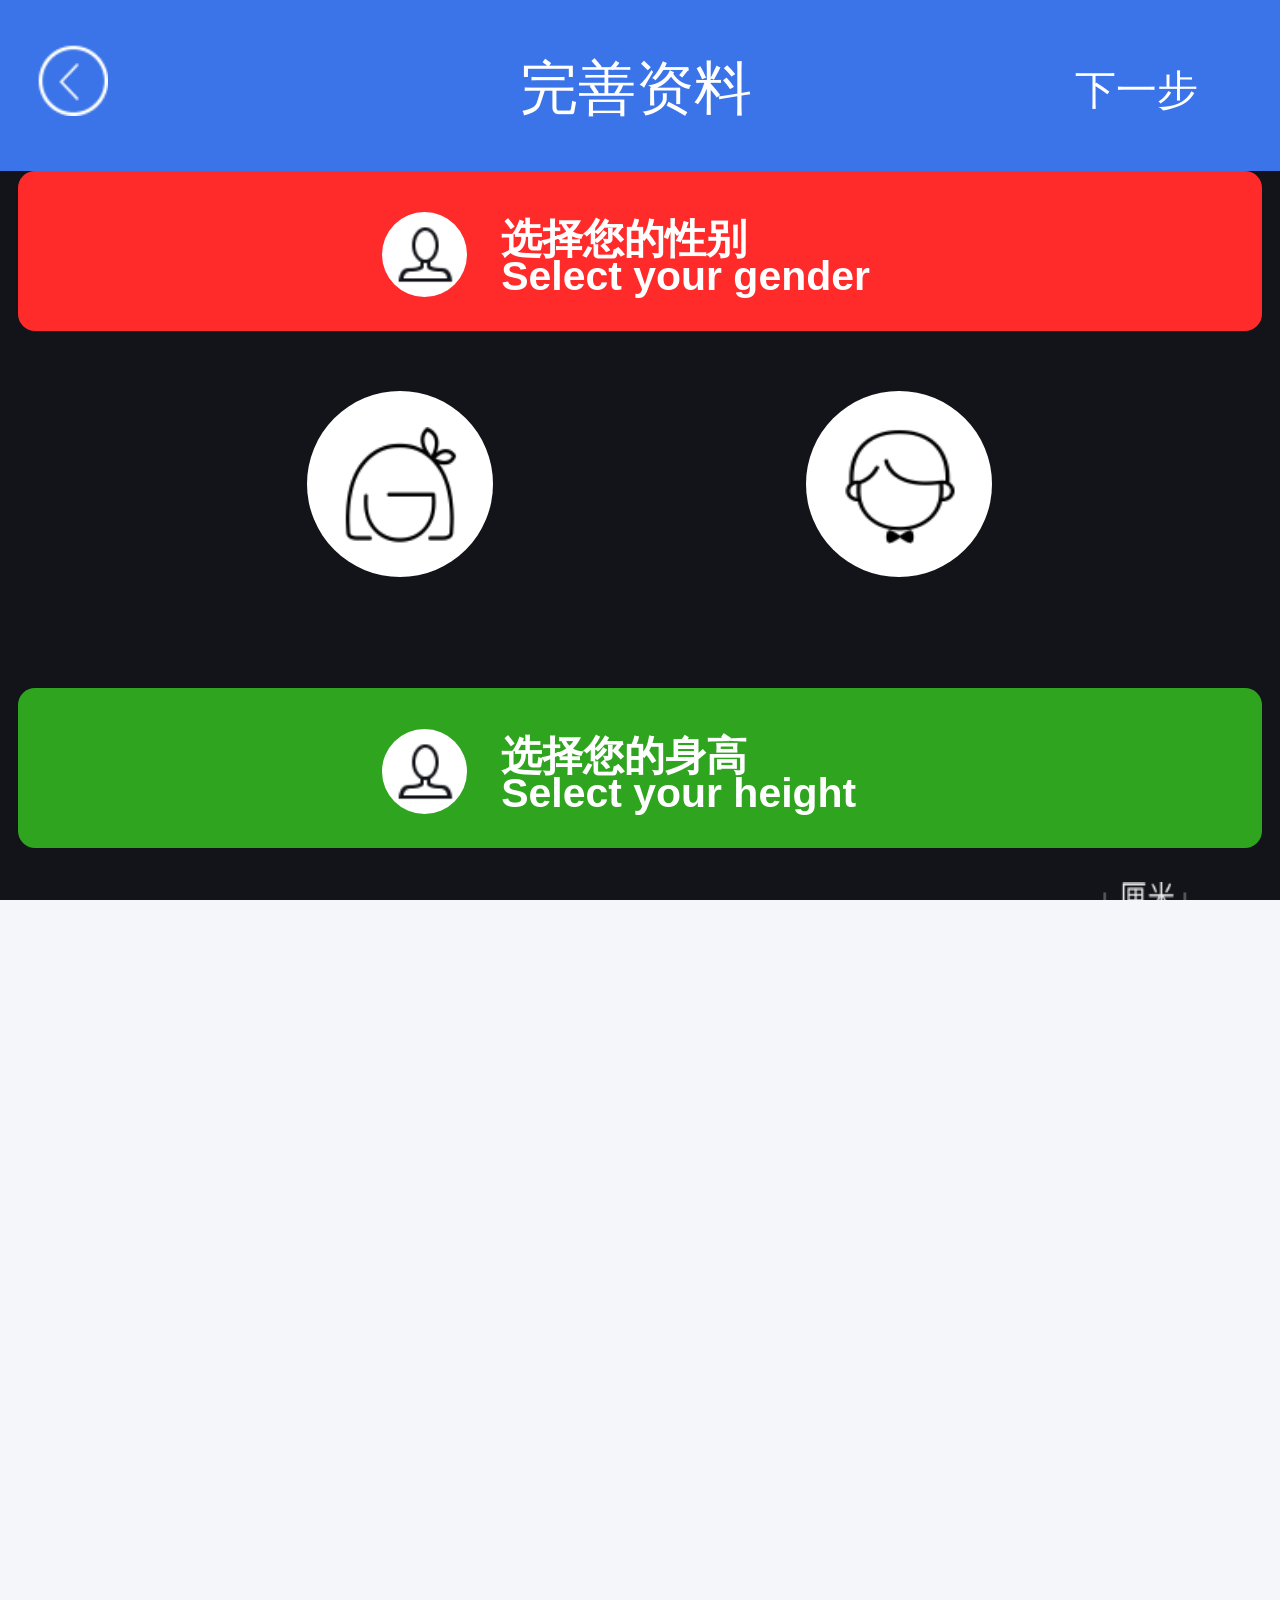
<file: app/personal0.html>
<!DOCTYPE html>
<html lang="en">
    <head>
        <meta charset="utf-8">
        <link rel="stylesheet" href="css/personal0.css">
        <link rel="stylesheet" href="css/common.css">
        <meta name="viewport" content="width=device-width">
        <meta name=”x5-orientetion” content=”portrait | landscape ” />
        <meta name=”screen-orientetion” content=”portrait ” >
        <meta name=”x5-fullscreen” content=”true ” />
        <meta name=”full--screen” content=”yes ” >
        <meta name=”format-detection” content=”telephone=no,email=no ” />
        <script src="js/rem.js"></script>
    </head>
    <body>
    	<!--头部开始-->
    	<div class="jxj-head">
    		<div class="jxj-content">
    			<div class="jxj-fanhui">
    				<a href="personal.html">
    					<img src="img/jxj-t1.png" alt="" />
    				</a>
    				
    			</div>
    			<div class="jxj-word">
    				<a href="#">
    					<span>完善资料</span>
    				</a>
    			</div>
    			<div class="jxj-word1">
    				<a href="personal.html">
    					<span>下一步</span>
    				</a>
    			</div>
    		</div>
    	</div>
    	<!--头部结束-->
    	<!--内容开始-->
    	<div class="jxj-container">
    		<div class="jxj-top">
    			<div class="jxj-con">
    				<div class="jxj-ltop">
    				   <img src="img/jxj-toux1_03.png" alt="" />
    				</div>
    			    <div class="jxj-rtop">
    			    	<h3>选择您的性别</h3>
    			    	<h3>Select your gender</h3>
    			    </div>
    			</div>
    		
    		</div>
    		<div class="jxj-con1">
    			<a href="#">
    				<img src="img/jxj-tx2_03.png" alt="" />
    			</a>
    			<a href="#">
    				<img src="img/jxj-tx2_05.png" alt="" />
    			</a>
    		</div>
    		<div class="jxj-mid">
    			<div class="jxj-con">
    				<div class="jxj-ltop">
    				    <img src="img/jxj-toux1_03.png" alt="" />
    				</div>
    			    <div class="jxj-rtop">
    			    	<h3>选择您的身高</h3>
    			    	<h3>Select your height</h3>
    			    </div>
    			</div>
    		</div>
    		<div class="jxj-con2">
    			<div class="jxj-limi">
    			    <img src="img/jxj-chicun_07.png" alt="" />
    			</div>
		    	<div class="jxj-chicun">
    			    <a href="#">
    			        <div class="yuanjiao">  
    			            <div class="yuandian"></div>
    			        </div>   
    			    </a>
    			</div>
    			<div class="num">
    				<span>130</span>
    				<span>140</span>
    				<span>150</span>
    				<span>160</span>
    				<span>170</span>
    				<span>180</span>
    				<span>190</span>
    				<span>200</span>
    				<span>210</span>
    				<span>220</span>
    				</div>
    			</div>
    			
    		<div class="jxj-mid1">
    			<div class="jxj-con">
    				<div class="jxj-ltop">
    				    <img src="img/jxj-toux1_03.png" alt="" />
    				</div>
    			    <div class="jxj-rtop">
    			    	<h3>选择您的体重</h3>
    			    	<h3>Select your width</h3>
    			    </div>
    			</div>
    		</div>
    		<div class="jxj-con3">
    			<div class="jxj-limi">
    			    <img src="img/jxj-qk_03.png" alt="" />
    			</div>
		    	<div class="jxj-chicun">
    			    <a href="#">
    			        <div class="yuanjiao">  
    			            <div class="yuandian"></div>
    			        </div>   
    			    </a>
    			</div>
    			<div class="num">
    				<span>40</span>
    				<span>50</span>
    				<span>60</span>
    				<span>70</span>
    				<span>80</span>
    				<span>90</span>
    				<span>100</span>
    				<span>110</span>
    				<span>120</span>
    				<span>130</span>
    				</div>
    			</div>
    			
    				<div class="jxj-bot">
    			<div class="jxj-con">
    				<div class="jxj-ltop">
    				    <img src="img/jxj-toux1_03.png" alt="" />
    				</div>
    			    <div class="jxj-rtop">
    			    	<h3>选择您的年龄</h3>
    			    	<h3>Select your age</h3>
    			    </div>
    			</div>
    		</div>
    		<div class="jxj-con4">
		    	<div class="jxj-rili">
		    	    <img src="img/jsj-rl.png" alt="" />
		    	</div>
		    	<div class="jxj-rq">
		    	    <a class="word">
		    	        <span>2000</span>
		    	        <span>07</span>
		    	        <span>02</span>
		    	    </a>
		    	    <a class="word">
		    	        <span>1999</span>
		    	        <span>06</span>
		    	        <span>01</span>
		    	    </a>
		    	    <a class="word">
		    	        <span>1998</span>
		    	        <span>05</span>
		    	        <span>31</span>
		    	    </div>
		    	</div>
    			
    		
    			
    	</div>
    	<!--内容结束-->
    	
    	<!--底部开始-->
    	   
    	<!--底部结束-->
    	
    </body>
</html>
</file>
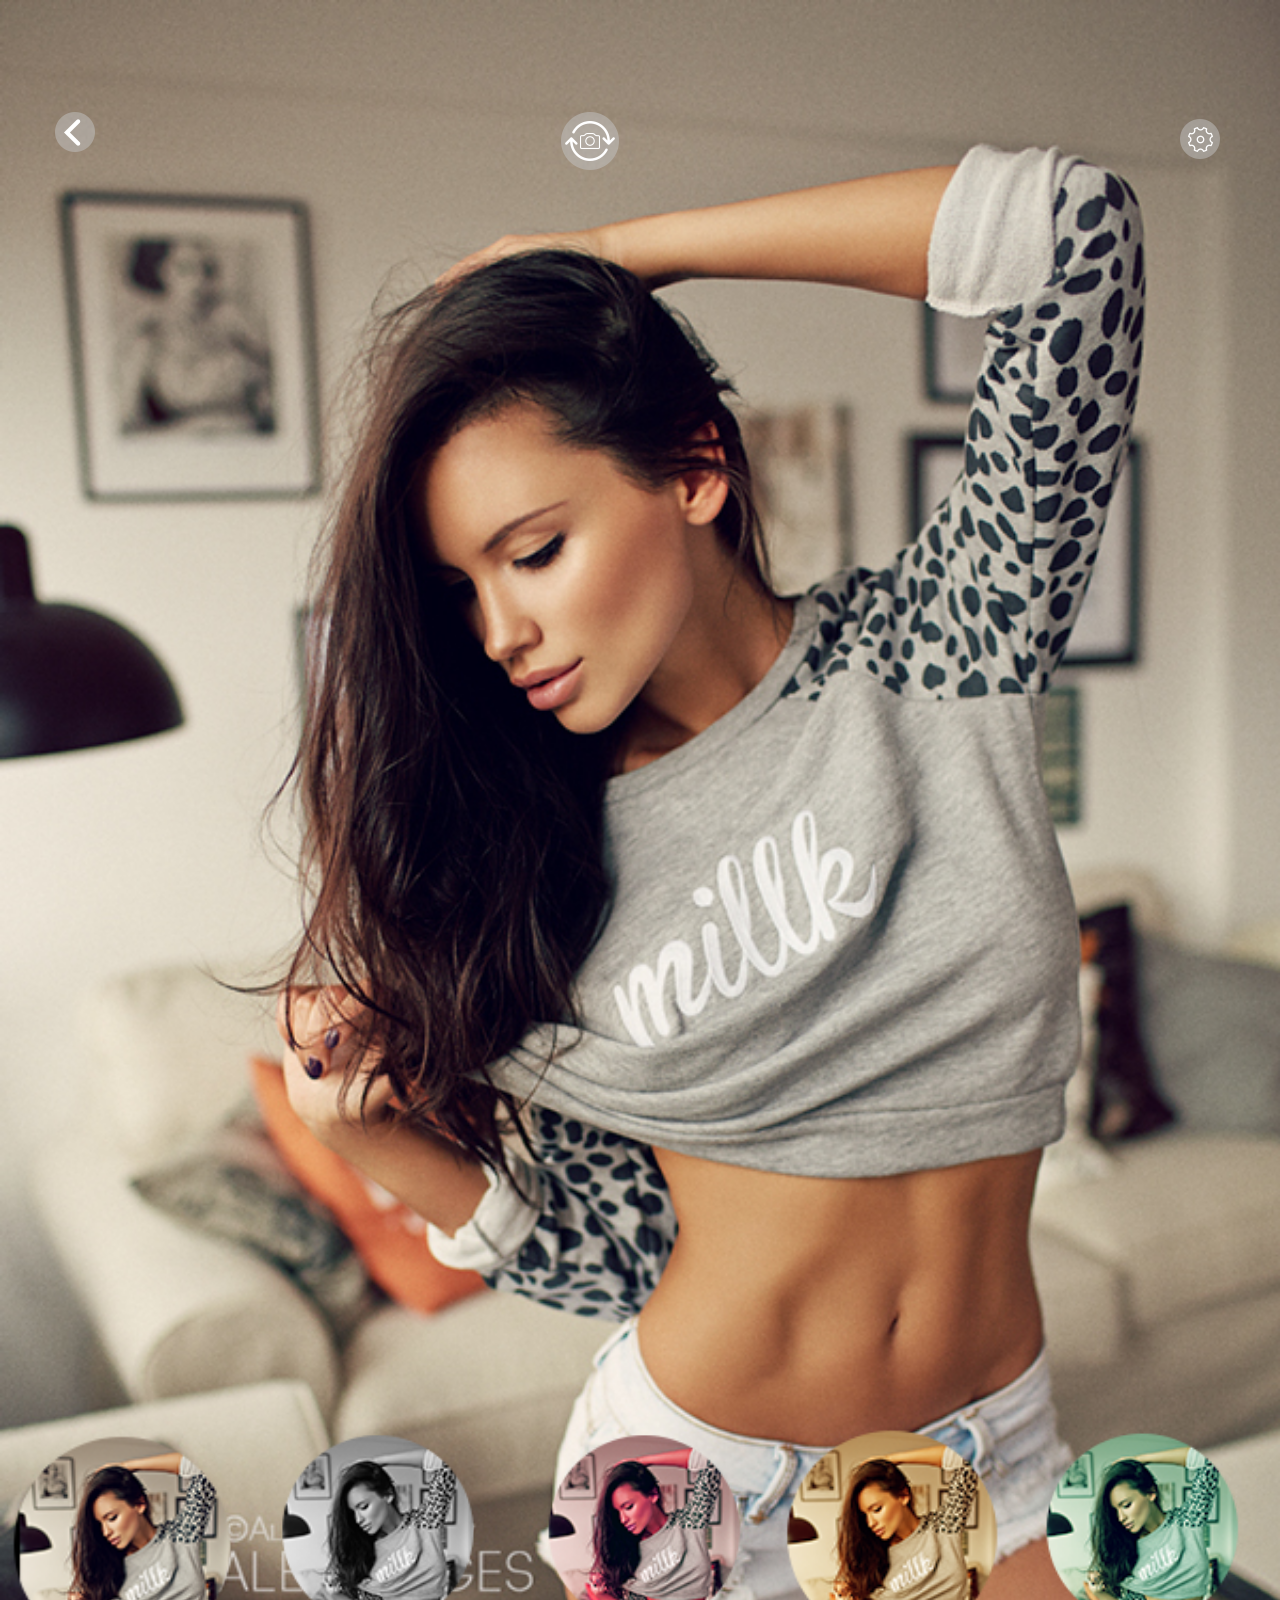
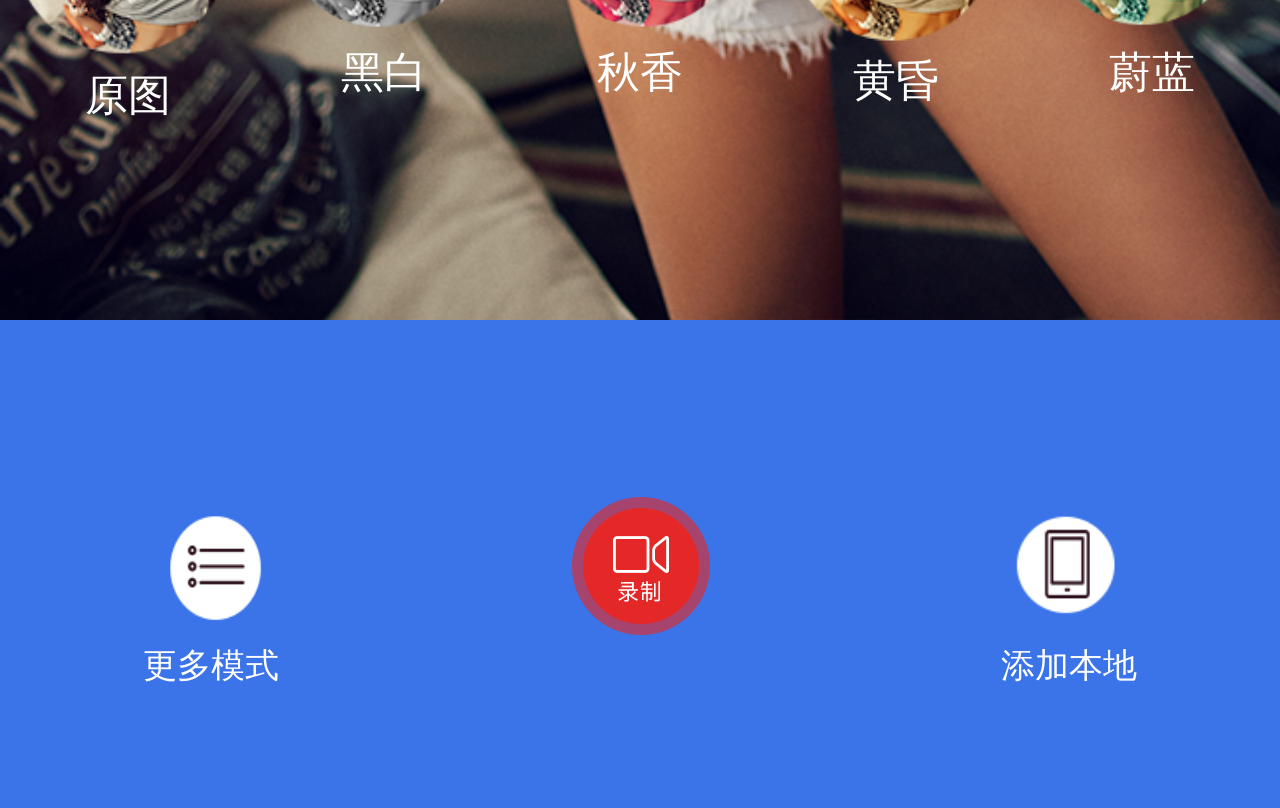
<file: app/personal1.html>
<!DOCTYPE html>
<html lang="en">
    <head>
        <meta charset="utf-8">
        <link rel="stylesheet" href="css/common.css">
        <link rel="stylesheet" href="css/personal1.css">
        <meta name="viewport" content="initial-scale=1.0, maximum-scale=1.0, user-scalable=no" />
	    <meta name="x5-orientation" content="portrait | landscape"/>
		<meta name="screen-orientation" content="portrait"/>
		<meta name="x5-fullscreen" content="true"/>
		<meta name="full-screen" content="yes"/>
		<meta name="format-detection" content="telephone=no,email=no"/>
		<!-- <link rel="stylesheet" href="css/common.css" />
		<link rel="stylesheet" href="css/hot-search.css" /> -->
		<script src="js/rem.js" type="text/javascript" charset="utf-8"></script>
    </head>
    <body>
    <div class="fxy"><img src="img/xy-banner.jpg" alt="">
 <div class="xy-icon">
 <a href="select.html"><img src="img/xy-logo2.png" alt="">
 </a></div>
 <div class="xy-icon1">
 <a href="#"><img src="img/xy-logo1 (3).png" alt="">
 </a></div>
 <div class="xy-icon2">
 <a href="#"><img src="img/xy-logo1 (1).png" alt="">
 </a></div>
    

  <div class="xy-photo">
  	<ul>
  		<li><a href="personal2.html"><img src="img/xy-girl.png" alt="">
  		<span>原图</span></a></li>
  		<li><a href="personal2.html"><img src="img/xy-heibaigirl.png" alt="">
  		<span>黑白</span></a></li>
  		<li><a href="personal2.html"><img src="img/xy-qiuxianggirl.png" alt="">
  		<span>秋香</span></a></li>
  		<li><a href="personal2.html"><img src="img/xy-huanghungirl.png" alt="">
  		<span>黄昏</span></a></li>
  		<li><a href="personal2.html"><img src="img/xy-weilangirl.png" alt="">
  		<span >蔚蓝</span></a></li>
  		</ul>

  </div>

  <div class="xy-dibu">
  <ul>
  	<li class="xyf"><a href="#"><img src="img/xy-caidan.png" alt=""> <br>
  	</a></li>
  	<li><a href="#"><img src="img/xy-luzhi.png" alt=""></a></li>
  	<li class="xyf"><a href="#"><img src="img/xy-bendi.png" alt=""><br>
  	</a></li>
  </ul>
  	
  </div>
  <div class="xy-dibuzi"><span>更多模式</span></div>
  <div class="xy-dibuzi1"><span>添加本地</span></div>
    </div><!-- 第一个盒子结尾 -->
    	
    

    </body>
</html>
</file>
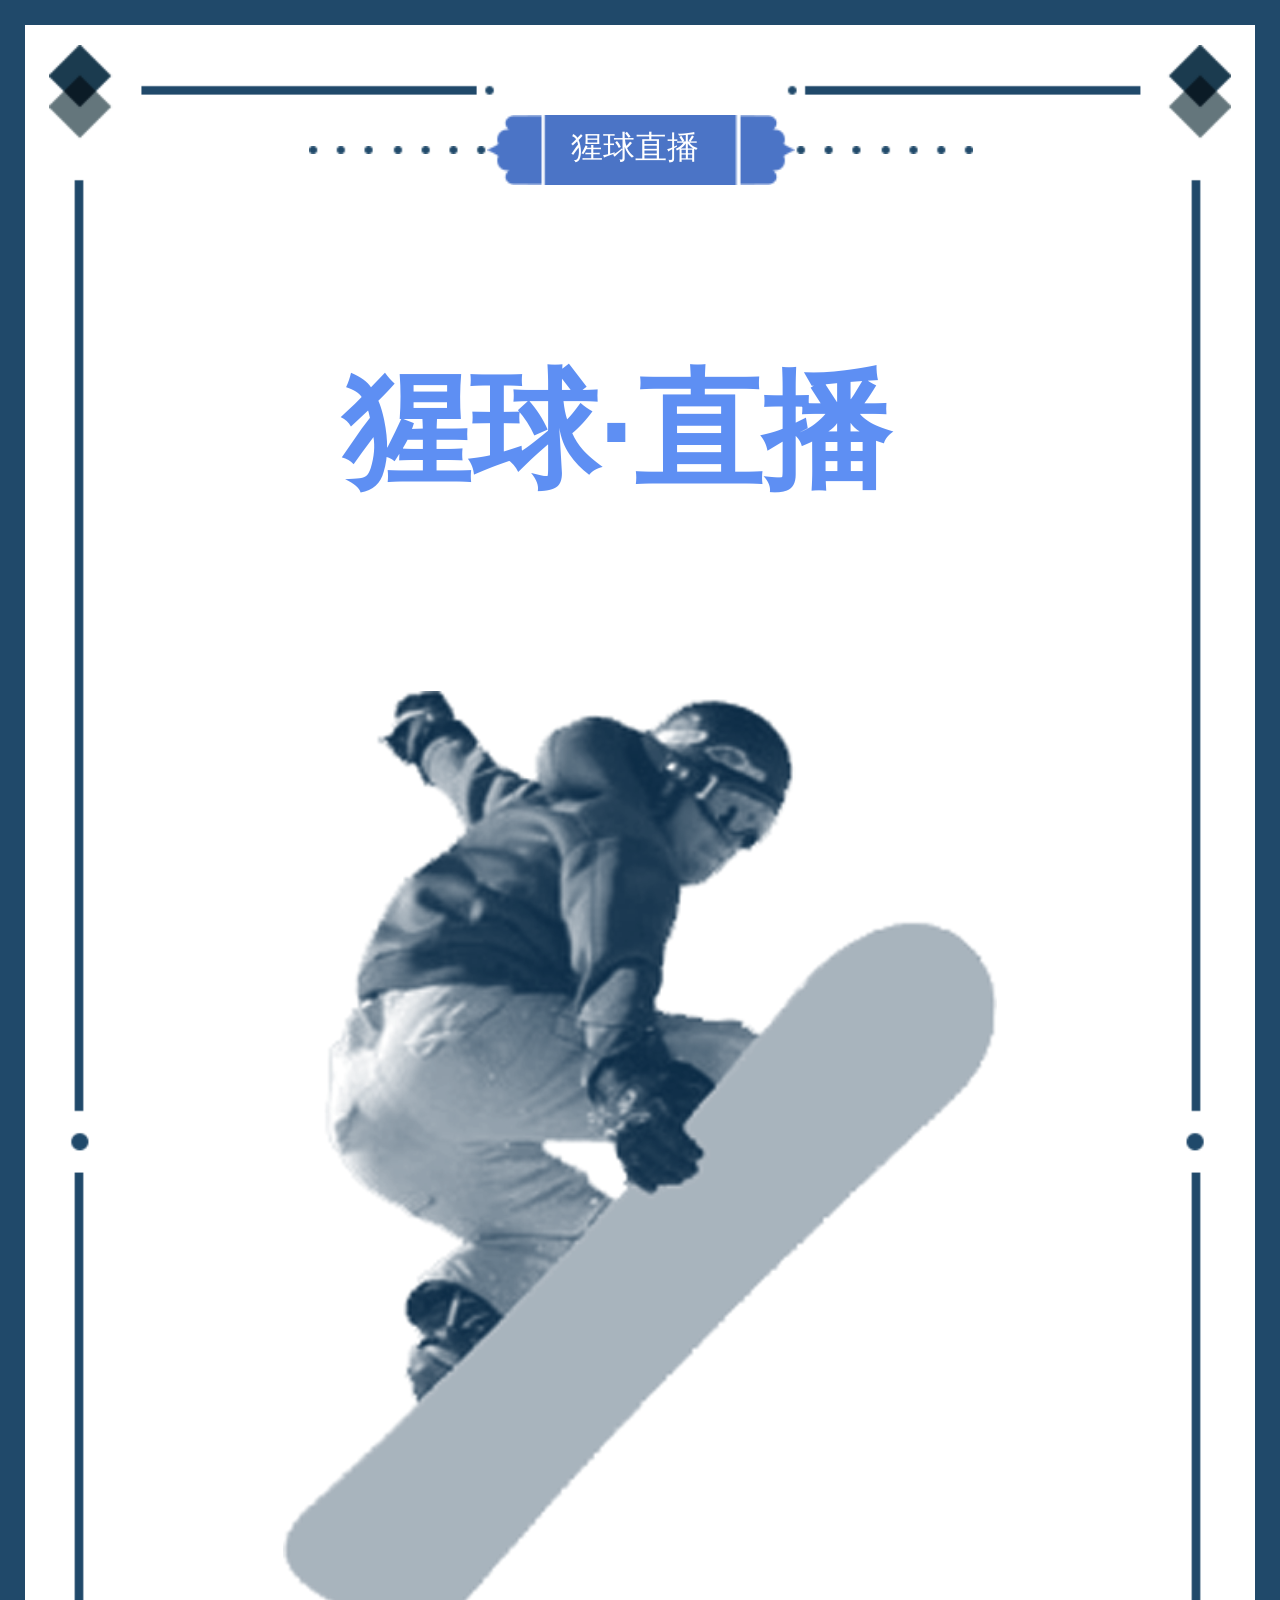
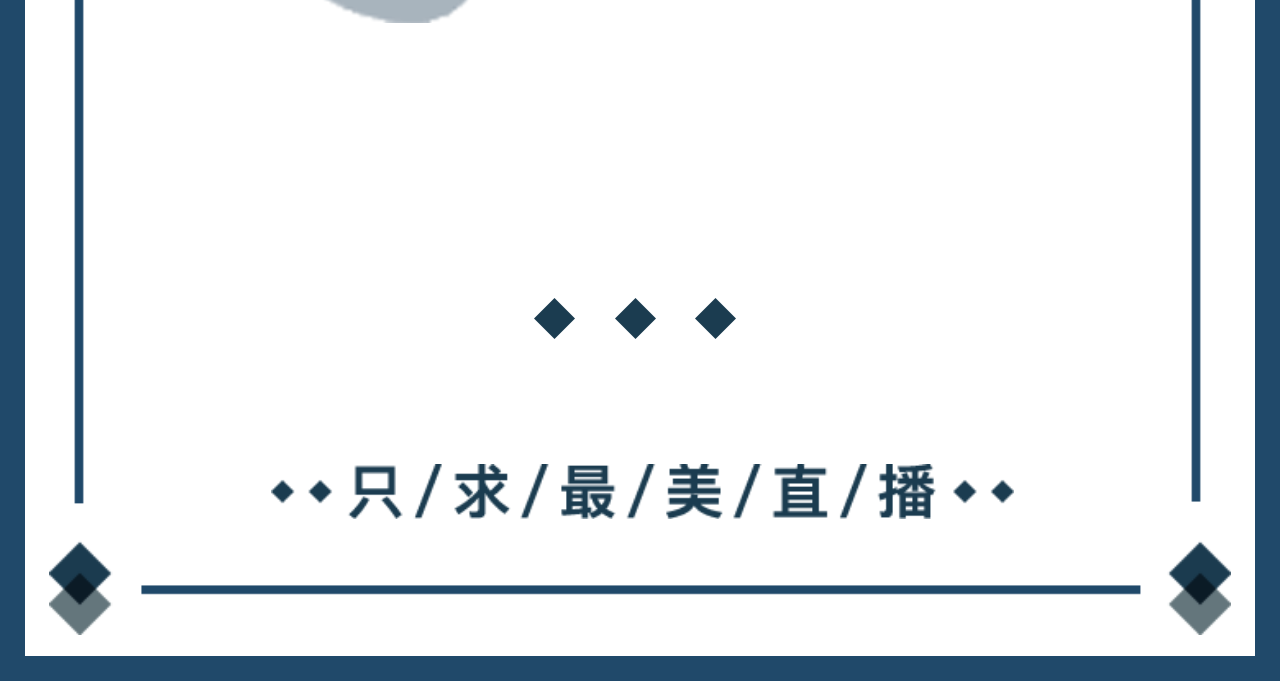
<file: app/Splash-screen.html>
<!DOCTYPE html>
<html>
<head>
        <meta charset="utf-8">
		<meta name="viewport" content="initial-scale=1.0, maximum-scale=1.0, user-scalable=no" />
	    <meta name="x5-orientation" content="portrait | landscape"/>
		<meta name="screen-orientation" content="portrait"/>
		<meta name="x5-fullscreen" content="true"/>
		<meta name="full-screen" content="yes"/>
		<meta name="format-detection" content="telephone=no,email=no"/>
		<link rel="stylesheet" href="css/common.css" />
        <link rel="stylesheet" href="css/Splash-screen.css" />
		<script src="js/rem.js" type="text/javascript" charset="utf-8"></script>
        <title></title>
        
</head>
<body>
	<div class="lmc-splash-1">
		<div class="lmc-splash-2">
			<img src="img/lmc-kuang_03.png" alt="">
		</div>
		<div class="lmc-splash-3">
			<img src="img/lmc-dian_03.png" alt="">
			<img class="lmc-splash-4" src="img/lmc-dingbu_03.png" alt="">
			<span>猩球直播</span>
		</div>
		<div class="lmc-splash-5">
			<span class="lmc-splash-6">猩球·直播</span>
		</div>
		<div class="lmc-splash-7">
			<img class="lmc-splash-8" src="img/lmc-tu1_03.png" alt="">
		</div>
		<div class="lmc-splash-9">
			<img class="lmc-splash-10" src="img/lmc-dibu_03.png" alt="">
		</div>
		<div class="lmc-splash-11">
			<div class="lmc-splash-12"><a href="#"></a></div>
			<div class="lmc-splash-12"><a href="#"></a></div>
			<div class="lmc-splash-12"><a href="#"></a></div>
		</div>
	</div>
</body>
</html>
</file>
<file: css/cssi.css>
*{
    margin:0;
    padding:0;
    list-style: none;
}
html,body{
    width: 100%;
    height: 100%;
}
#menu{
    width: 100%;
    height: 50px;
    background: #333;
    position: fixed;
    /*right:60px;*/
    top:10px;
    z-index:70;
    line-height: 50px;
    opacity: 0.7;
}
#menu>.logo{
    width: 60%;
    height:100%;
    float:left;
}
#menu>li{
    float:left;
    font-size: 14px;
}
#menu>li>a{

    padding: 10px 20px;
    background-color: #fff;
    color: #333;
    text-decoration: none;
}
#menu .active a { color: #fff; background-color: #333;}

.section{
    text-align: center;
    font: 50px "Microsoft Yahei";
    color: #fff;
}
.section1 {
    background: url(../images/1.jpg) 50%;
}
.section2 {
    background: url(../images/2.jpg) 50%;
}
.section3 {
    background: url(../images/3.jpg) 50%;
}
.section4 {
    background: #E4E4E4;
}
.section5 {
    background: url(../images/unuse.jpg) 50%;
}
.section6 {
    background: url(../images/3.jpg) 50%;
}
.section1 h3{
    position: relative;
    top:-120%;
    font: 50px "Microsoft Yahei";
    color: #fff;
}
.section1>h3>span{
    color:yellow;
    display: inline-block;
    font-size: 25px;
}
.section1 p{
    position: relative;
    display: none;
   transition: cubic-bezier(0.25, 0.1, 0.18, 0.86);
}
.section1  .corner1,
.section1  .corner2,
.section1  .corner3,
.section1  .corner4{
    max-width: 72px;
    min-width: 50px;
    width: 5%;
    position: absolute;

}
.section1  [class^='corner'] img {
    width: 100%;
}

.section1  .corner1{
    left: 10%;
    top: 10%;
    animation: corner1 1s ease;
    -webkit-animation: corner1 1s ease;
    transform-origin: 0;
    -webkit-transform-origin: 0;
}

.section1 .corner2{
    left: 10%;
    bottom: 10%;
    animation: corner2 1s ease;
    -webkit-animation: corner2 1s ease;
    transform-origin: 0;
    -webkit-transform-origin: 0;
}
.section1 .corner3{
    right: 10%;
    top: 10%;
    animation: corner3 1s ease;
    -webkit-animation: corner3 1s ease;
}

.section1 .corner4{
    right: 10%;
    bottom: 10%;
    animation: corner4 1s ease;
    -webkit-animation: corner4 1s ease;

}





.section2 h3{
   position: relative;
    font-size: 40px;
}
.section2 .bg1{
    width: 100%;
    height: 307px;
}
.bg1>li{
    width: 25%;
    height:100%;
    text-align: center;
    float: left;
    margin-top: 40px;
}
.bg1>li>h4{
    font-size: 20px;
}
.bg1>li>p{
    font-size: 15px;

}
.ayn{position: relative;left:-120%; -webkit-animation: bounceIn 2s ease;animation: bounceIn 2s ease;}
.amo{position: relative;bottom: -150%; -webkit-animation: lightSpeedIn 2s ease forwards;
    animation: lightSpeedIn 2s ease forwards;
    -webkit-animation-delay:1s;}
.ush{position: relative;opacity: 0; -webkit-animation: rubberBand 2s ease forwards;
    animation: rubberBand 2s ease forwards;
    -webkit-animation-delay:1.5s;}
.etl{position: relative;opacity: 0; -webkit-animation: bounceInUp 2s ease forwards;
    animation: bounceInUp 2s ease forwards;
    -webkit-animation-delay:2s;}

.section3 p{
    position: relative;
    left:-120%;
    font-size: 15px;
}
section3 .container {
    display: none;
}
section3 .fp-tableCell {
    vertical-align: top;
    padding-top: 100px;;
}
section3 .title{
    -webkit-animation: flipInY 2s linear ;
    animation: flipInY 2s linear ;
}

section3 .sign{
    margin-top: 20px;;
    margin-bottom: 20px;
    -webkit-animation: flip 1s linear ;
    animation: flip 1s linear ;
    color: rgba(16, 16, 16, 0.98);
    text-shadow: 1px 1px 1px red;
}
section3 .experience {
    height: 100px;
}
section3 .team-img {
    width: 120px;
    height: 120px;
}
#item-4 .thumbnail {
    display: block;
    background-color: transparent;
    border:0;
}
.thumbnail>img{
    width: 120px;
    height:120px;
    border-radius: 50%;
}
#item-4 .thumbnail .caption {
    color: #000000;
    padding: 9px;
    font-family: inherit;
}
#item-4 h3 {
    font-size: 16px;
    font-weight: 700;
}
#item-4 p {
    font-size: 16px;
    font-weight: 700;
}
#item-4 .thumbnail .team-img {
    border: 4px solid transparent;
    -webkit-animation: team-img 3s linear infinite;
    animation: team-img 3s linear infinite;
}
#item-4 .thumbnail {
    margin: 0;
}
@media(max-width:768px)  {
    section3 .fp-tableCell {
        padding-top: 50px;
    }
    section3 .title {
        font-size: 35px;
    }
    #item-4 h3 {
        font-size: 15px;
        font-weight: 700;
    }
    #item-4 p {
        font-size: 14px;
        font-weight: 700;
    }
    #item-4 .thumbnail p{
        font-size: 13px;
    }
    #item-4 .thumbnail .img-circle{
        width: 70%;
    }
}





.section4 .midio{padding:20px 10px;position: absolute;width: auto;height: 129px;top:100px;left:-220%}
.section4 .midio .medio-left{float:left;width:5%;height: 100%;margin-left: 110px;}
.section4 .midio .medio-left img{width: 45px;}
.section4 .midio .medio-right{float: left;width:75%;margin-left: 20px;}
.section4 .midio .medio-right h4{font-size: 19px;font-weight: 500;color:black;text-align: left}
.section4 .midio .medio-right p{color: black;text-align: left;font-size: 14px;}


.section4 .midio1{position: absolute;height: 129px;top:265px;padding:10px 10px;width: 800px;margin-left:50px;right:-220%}
.section4 .midio1 .medio-left{float:left;width:3%;height: 100%;}
.section4 .midio1 .medio-left img{width: 45px;}
.section4 .midio1 .medio-right{float: left;width:90%;margin-left: 20px}
.section4 .midio1 .medio-right h4{font-size: 19px;font-weight: 500;color:black;text-align: left}
.section4 .midio1 .medio-right p{color: black;text-align: left;font-size: 14px;}

.section4 .midio2{position: absolute;width: auto;height: 129px;top:380px;padding:10px 20px;display: none;}
.section4 .midio2 .medio-left{float:left;width:5%;height: 100%;margin-left: 110px;}
.section4 .midio2 .medio-left img{width: 45px;}
.section4 .midio2 .medio-right{float: left;width:70%;margin-left: 20px}
.section4 .midio2 .medio-right h4{font-size: 19px;font-weight: 500;color:black;text-align: left}
.section4 .midio2 .medio-right p{color: black;text-align: left;font-size: 14px;}
.section4 .skills span{position: absolute;left:50%;top:80%;color:#000;transform: scale(.5)}
.section4 .subject1{font-size: 48px; margin-left: -400px; margin-top: -50px;}
.section4 .subject2{font-size: 18px; margin-left: -250px; margin-top: 40px;}
.section4 .subject3{font-size: 14px; margin-left: -270px; margin-top: 10px;}
.section4 .subject4{font-size: 20px; margin-left: -200px; margin-top: -30px;}
.section4 .subject5{font-size: 20px; margin-left: -120px; margin-top: 50px;}
.section4 .subject6{font-size: 30px; margin-left:81px; margin-top: -35px;}
.section4 .subject7{font-size: 16px; margin-left: 0px; margin-top: -40px;}
.section4 .subject8{font-size: 20px; margin-left: 10px; margin-top: 10px;}
.section4 .subject9{font-size: 40px; margin-left: 2px; margin-top:41px;}
.section4 .img-3{    width: 10%; min-width: 80px;  position: absolute;  left: 10%;top:70%;    ;}
.section4 .img-3 img{width: 100%;display: block}
.section4 .img-3 {
    transform-origin: top left;
    transform: rotate3d(0, 0, 1, 60deg);
    animation: hinge 2s ease infinite;
}
.section4  .skills span {
    position: absolute;
    left: 50%;
    top: 80%;
    color: #000000;
    transform: scale(.5);
}
.section4 .bg-img {
    width: 541px;
    position: absolute;
    right: 0%;
    bottom: 0;
    opacity: .5;
    -webkit-animation: bg-img .5s ease;
    animation: bg-img .5s ease;
}
.section4 .bg-img  img{
    width: 100%;
    display: block;
}

.section4 .sm-img {
    opacity: 0;
    width: 309px;
    position: absolute;
    right: 1%;
    bottom: 20%;
    -webkit-animation: sm-img 1s ease forwards;
    animation: sm-img 1s ease forwards;
    -webkit-animation-delay:.5s;
}
.section4 .sm-img  img{
    width: 100%;
    display: block;

}





.section5 p{
    display: none;
    font-size: 15px;
}
.section5 .big5box{
    width: 90%;
    height: auto;
    margin:0 auto;
}
.big5box>li{
    float: left;
    width: 23%;
    height: 220px;
    margin: 10px 10px;
    border: 1px solid white;
}

.big5box>li .zhezhao{
    width: 100%;
    height:100%;
    background: rgba(0,0,0,0.5);
    font-size: 20px;
    line-height: 220px;
    transition: all 1s;
    position: relative;
    top:-220px;
    left:0;
    z-index: 10;
    cursor:pointer;
}
.big5box>li>a{
    text-decoration: none;
    font-size: 20px;
    color:white;
}
.big5box>li>a>img{
    width: 100%;
    height: 100%;
    display: block;
    transition: all 1s;

}
.zhezhao:hover{
    transform: scale(1.2,1.2);
}
.big5box>li>img:hover{
    transform: scale(1.2,1.2);
}
.section5 .big5box2{
    width: 60%;
    height: 350px;
    border: 1px solid white;
    margin:0 auto;
}
.big5box2 .objec1{
    width:30%;
    height:350px;
    text-align: center;
    line-height:350px;

    position: absolute;

}
.big5box2 .objec1 a{
    text-decoration: none;
    font-size: 30px;
}
.big5box2 .objec1 a>img{
    width: 100%;
    height:100%;
    display: block;
}
.big5box2 .objec1 .kongzhi{
    width: 180px;
    height:60px;
    background: rgba(0,0,0,0.5);
    position: absolute;
    border-radius: 7px 0 0 15px;
    right:0;
    border:1px solid black;
    font-size: 20px;text-align: center;line-height: 60px;
    cursor: pointer;
}
.big5box2 .objec1 .zz1{top:5px; z-index: 100;}
.big5box2 .objec1 .zz2{top:75px; z-index: 100;}
.big5box2 .objec1 .zz3{top:145px; z-index: 100;}
.big5box2 .objec1 .zz4{top:215px; z-index: 100;}
.big5box2 .objec1 .zz5{top:285px; z-index: 100;}

.rotator{
    background-color:#222;
    width:800px;
    height:300px;
    margin:40px auto 0 auto;
    position:relative;
    font-family:'Myriad Pro',Arial,Helvetica,sans-serif;
    color:#fff;
    /*text-transform:uppercase;*/
    letter-spacing:-1px;
    border:3px solid #f0f0f0;
    overflow:hidden;
    -moz-box-shadow:0px 0px 10px #222;
    -webkit-box-shadow:0px 0px 10px #222;
    box-shadow:0px 0px 10px #222;
    /*display: none;*/
}
.rotator .roott{
    width: 100%;
    height: 100%;
   position: absolute;
    top:0;
    left:0;

}
.nice1{
    display: block;
}
.rotator .roott>li{
    width:100%;
    height: 100%;
    position: absolute;
}
.rotator .roott li a{
    width: 100%;
    height: 100%;
}
.rotator .roott li a img{
    background-size: contain;

}

@media(max-width:768px){
    .rotator{
        width: 140%;
        margin-top: 30px;
        left: -50%;
        margin-left:100px;
        transform: rotate(90deg);
        -webkit-transform: rotate(90deg);
    }
}
img.bg{
    background-size: contain;
    position:absolute;
    top:0px;
    left:0px;
}
.rotator ul{
    list-style:none;
    position:absolute;
    right:0px;
    top:0px;
    margin-top:6px;
    z-index:999999;
}
.rotator ul li{
    display:block;
    float:left;
    clear:both;
    width:260px;
}
.rotator ul>li>a{
    width:230px;
    float:right;
    /*clear:both;*/
    padding-left:10px;
    text-decoration:none;
    display:block;
    height:52px;
    line-height:52px;
    background-color:#222;
    margin:1px -20px 1px 0px;
    opacity:0.7;
    color:#f0f0f0;
    font-size:20px !important;
    border:2px solid #000;
    border-right:none;
    outline:none;
    /*text-shadow:-1px 1px 1px #000;*/
    -moz-border-radius:10px 0px 0px 20px;
    -webkit-border-top-left-radius:10px;
    -webkit-border-bottom-left-radius:20px;
    border-top-left-radius:10px;
    border-bottom-left-radius:20px;
}

.rotator ul li a:hover{
    text-shadow:0px 0px 2px #fff;
}

/*.rotator .heading{
    position:absolute;
    top:0px;
    left:0px;
    width:500px;
}


.rotator .heading h1{
    text-shadow:-1px 1px 1px #555;
    font-weight:normal;
    font-size:46px !important;
    padding:20px;
}
.rotator .description{
    width:500px;
    height:80px;
    position:absolute;
    bottom:0px;
    left:0px;
    padding:20px;
    background-color:#222;
    -moz-border-radius:0px 10px 0px 0px;
    -webkit-border-top-right-radius:10px;
    border-top-right-radius:10px;
    opacity:0.7;
    border-top:2px solid #000;
    border-right:2px solid #000;
}

.rotator .description p{
    text-shadow:-1px 1px 1px #000;
    text-transform:none;
    letter-spacing:normal;
    line-height:26px;
}
a.more{
    color:orange;
    text-decoration:none;
    text-transform:uppercase;
    font-size:10px;
}
a.more:hover{
    color:#fff;
}*/





.section6 {
    font-size: 15px;
}

.section6 .top{
    background: #16BA9D;
    width: 100%;
    height: 50%;
    position: absolute;
    top: 0;
    z-index: 10;
    /*display: none;*/
}

.section6 .foot{
    background: #16BA9D;
    width: 100%;
    height: 50%;
    position: absolute;
    bottom: 0;
    z-index: 10;
    /*display: none;*/
}
.section6 .word {
    font-size: 20px;
}
</file>
<file: app/css/common.css>
﻿*{
    margin: 0rem;
    padding: 0rem;
    list-style: none;
    text-decoration: none;
    font-family: "苹方","Helvetica";
    -webkit-text-size-adjust:100%;
    -webkit-user-select:none;
  	 text-size-adjust: 100%;
     font-size: 0.12rem;
}
fieldset, img, input, button { 			/*fieldset组合表单中的相关元素*/
    border: none;
    outline-style: none;
}
input {
    padding-top: 0rem;
    padding-bottom: 0rem;
}
body{
     	    background: #F5F6FA;
       		font-family:"Helvetica";
     		overflow-scrolling:touch;
     	}
a,input,form,button{
     		 -webkit-tap-highlight-color:rgba(0,0,0,0);
     		  -webkit-appearance: none;
     	}
img {
    border: 0rem;
    vertical-align: middle;
}
</file>
<file: app/css/index.css>
/*header*/
body,html{
	width: 100%;
	height: 100%;
}
body{
	overflow: scroll;
	padding-top: 0.87rem;
	box-sizing: border-box;
	background: #ffffff;
}
html{
	overflow: hidden;
    position: relative;
} 

.hqs-header{
	width: 100%;
	height: 0.88rem;
	background: #3B74E8;
	position: absolute;
	top:0;
	left: 0;
	z-index: 5;
}
.hqs-header-xq{
    width: 1rem;
	margin: 0 auto;
	padding-top: 0.23rem;position: relative;
}
.hqs-header-dian{
	width: 0.08rem;
	height: 0.08rem;
	border-radius: 50%;
	background: white;
	float: left;
    margin-top: 0.1rem;
}
.hqs-header span{
	font-size: 0.24rem;
	color: black;
	text-decoration: none;
    padding-left: 0.22rem;
    color: white;
}
.hqs-header b{
	font-size: 0.18rem;
	padding-left: 3.05rem;
	color: white;
}
.hqs-header-dian-r{
    float: right;
    width: 0.08rem;
	height: 0.08rem;
	border-radius: 50%;
	background: white;
    margin-top: 0.1rem;
}
.hqs-header a img{
	width: 0.4rem;
	height: 0.4rem;
	/*border-radius: 50%;
	background: white;*/
	position: absolute;
    top: 0.26rem;
    right: 0.24rem;
}
/*.hqs-header a img{
	padding: 0.06rem 0.06rem;
	width: 0.29rem;
	height: 0.29rem;	
}*/
  /*banner*/
.hqs-banner img{
	width: 100%;
	height: 3.7rem;
}
  /*热门主播*/
 .hqs-rmzb{
 	width: 93.6%;
 	margin: 0 auto;
 	margin-top: 0.35rem;
 }
 .hqs-rmzb h2{
 	font-size: 0.3rem;	
 }
 .hqs-rmzb span{
 	font-size: 0.22rem;
 	color: #3B74E8;
 }
 .hqs-rmzb b{
 	font-size: 0.22rem;
 	color: #979797;
 }
.hqs-jx{
	width: 93.6%;
	height: 1.75rem;
	margin: 0 auto;
	margin-top: 0.12rem;
	box-shadow: 0.01rem 0.01rem 0.1rem 0.03rem #f2f2f2;
	position: relative;
}
.hqs-zi{
	width: 27.5%;
	height: 0.53rem;
	margin-left: 0.32rem;
	font-size: 0.24rem;
	line-height: 0.53rem;
	border-bottom: 2px solid #C6C6C6;
}
.hqs-ld{
	width: 0.04rem;
	height: 0.04rem;
	border-radius: 50%;
	background: #4078E9;
	position: absolute;
	top:0.52rem;
	left: 2.27rem;
}
.hqs-hd{
	width: 0.04rem;
	height: 0.04rem;
	border-radius: 50%;
	background: #4078E9;
	position: absolute;
	top:0.52rem;
	left: 2.34rem;
	background: #FF1F92;
}
.hqs-lt {
	width: 0.64rem;
	height: 0.64rem;
	border-radius: 50%;
	position: absolute;
	bottom: 0.29rem;
    left: 0.34rem;
     box-shadow: 0.01rem 0.01rem 0.1rem 0.03rem #f2f2f2;	
}
.hqs-lt img{
	width: 0.64rem;
	height: 0.64rem;
	border-radius: 50%;	
}
.hqs-zj{
	margin-left: 1.2rem;
    margin-top: 0.29rem;
    position: relative;
}
.hqs-zj span{
	font-size: 0.24rem;
	color: #949494;
}
.hqs-zj img{
	width: 1.17rem;
	height: 0.2rem;
}
.hqs-hy{
	width:0.3rem;
	height: 0.3rem;
	background: #FF0A89;
	border-radius: 50%;
	margin-top: 0.1rem;
}
.hqs-hy img{
	padding-left: 0.06rem;
	padding-top: 0.05rem;
	width: 0.19rem;
	height: 0.18rem; 	
	transition: all 0.5s ;
}

.hqs-hy img:hover{
   opacity: 1;
   transform: scale(1.2);
}
.hqs-sz{
	font-size: 0.18rem;
	position: absolute;
	bottom: 0.02rem;
	left: 0.4rem;
	color: #ACACAC;
}
.hqs-hyr{
	width:0.3rem;
	height: 0.3rem;
	background: #3B74E8;
	border-radius: 50%;
	position: absolute;
    bottom: 0;
    left: 1.15rem;
}
.hqs-hyr img{
	padding-left: 0.06rem;
	padding-top: 0.08rem;
	width: 0.19rem;
	height: 0.18rem;
    transition: all 0.5s;
}
.hqs-hyr img:hover{
	opacity: 1;
	transform: scale(1.2);
}

.hqs-szr{
	font-size: 0.18rem;
	position: absolute;
	bottom: 0.02rem;
	left: 1.55rem;
	color: #ACACAC;
}
.hqs-rt{
	width: 1.08rem;
	height: 1.08rem;
	position: absolute;
    right: 0.35rem;
    bottom: 0.14rem;
    border-radius: 50%;
}
.hqs-rt img{
	width: 1.08rem;
	height: 1.08rem;
}

/*第一层*/
.hqs-zb{
	margin: 0.12rem auto 0;
	width: 93.6%;
	height: 4.81rem;
	box-sizing: border-box;
	
}
.hqs-zbl{
	width: 3.39rem;
	height: 4.81rem;
	margin-right: 0.24rem;
	background-image:url(../img/hqs-9.png);
	background-size:contain;
	background-repeat: no-repeat;
	background-position: center;
	float: left;
	box-shadow: 0.01rem 0.01rem 0.1rem 0.03rem #f2f2f2;
}
.hqs-zb .hqs-zbl:nth-child(2){
	margin: 0 0;
}
.hqs-zblt{
	width: 3.19rem;
	height: 2.9rem;
	background: yellow;
	margin: 0.1rem 0.1rem 0 0.1rem;
}
.hqs-zblt img{
	width: 3.19rem;
	height: 2.9rem;
}
.hqs-zbz{
	width: 3.19rem;
	height: 0.6rem;
    margin: 0.15rem 0.1rem 0 0.1rem;
}
.hqs-zbxx{
	width: 2.74rem;
	height: 0.28rem;
	border-bottom: 0.02rem solid #636363;
	margin: 0 auto;
	position: relative;
}
.hqs-zbdl{
	width: 0.05rem;
	height: 0.05rem;
	border-radius: 50%;
	background: #535353;
	position: absolute;
	bottom: -0.03rem;
	left: 0;
}
.hqs-zbdr{
	width: 0.05rem;
	height: 0.05rem;
	border-radius: 50%;
	background: #535353;
	position: absolute;
	bottom: -0.03rem;
	right: 0;
}
.hqs-zbdz{
	width: 2.74rem;
	height: 0.38rem;
	margin: 0.18rem auto;
	position: relative;
}
.hqs-zbz h2{
	font-size: 0.22rem;	
}
.hqs-zbz span{
	font-size: 0.22rem;
	color: #ACACAC;
}
.hqs-xr{
	width: 1.06rem;
	height: 0.3rem;
	float: right;
	position: relative;
}
.hqs-xr img{
	width: 0.22rem;
	height: 0.19rem;
	margin-top: 0.07rem;
	transition: all 0.5s;
}
.hqs-xr img:hover{
	opacity: 1;
	transform: scale(1.2);
}
.hqs-xr span{
	font-size: 0.22rem;
	color: #ACACAC;
	position: absolute;
    right: 0.14rem;
}
.hqs-zbfz{
	width: 1.37rem;
	height: 0.38rem;
	position: relative;
}
.hqs-zbfz1{
	width:0.3rem;
	height: 0.3rem;
	background: #FF0A89;
	border-radius: 50%;
	position: absolute;
	bottom: 0;
}
.hqs-zbfz1 img{
	padding-left: 0.06rem;
	padding-top: 0.05rem;
	width: 0.19rem;
	height: 0.18rem;
	transition: all 0.5s;	
}
.hqs-zbfz1 img:hover{
	opacity: 1;
	transform: scale(1.2);
}

.hqs-zbfzi{
	font-size: 0.22rem;
	position: absolute;
	bottom: 0;
	left: 0.4rem;
	color: #ACACAC;
}
.hqs-zbfz12{
	width: 1.37rem;
	height: 0.38rem;
	position: absolute;
    right: 0;
    top: 0;
}
.hqs-zbfz2{
	width:0.3rem;
	height: 0.3rem;
	background: #3B74E8;
	border-radius: 50%;
	position: absolute;
	bottom: 0;
}
.hqs-zbfz2 img{
	padding-left: 0.06rem;
	padding-top: 0.07rem;
	width: 0.19rem;
	height: 0.18rem;
	transition: all 0.5s;	
}
.hqs-zbfz2 img:hover{
	opacity: 1;
	transform: scale(1.2);
}
.hqs-zbfzi1{
	font-size: 0.22rem;
	position: absolute;
	bottom: 0;
	left: 0.4rem;
	color: #ACACAC;
}
/* 底部*/
.hqs-db{
	width: 100%;
	height: 1rem;
	background: #363636;
	margin-top: 0.35rem;
}
.hqs-db ul{
	width: 93.6%;
	height: 1rem;
	margin: 0 auto;
	position: relative;
}
.hqs-db ul>li{
	width: 33.33%;
	height: 1rem;
	float: left;
}
.hqs-db ul>li img{
	width: 0.4rem;
	height: 0.4rem;
	margin: 0.15rem auto 0;
	display: block;
}
.hqs-db ul>li p{
	font-size: 0.24rem;
	color: white;

	text-align: center;
}

.hqs-dbtan{
	width: 1.6rem;
	height: 1.08rem;
	background: #3B74E8;
	border-radius: 0 0 0.1rem 0.1rem;
	position: absolute;
	bottom: 0;
	left: 0.38rem;
	opacity: 0;
	transition: all .5s;
	
}
.hqs-db ul>li a:hover .hqs-dbtan{
	opacity: 1;
}
.hqs-db ul>li a:hover .hqs-dbtan1{
	opacity: 1;
}
.hqs-db ul>li a:hover .hqs-dbtan2{
	opacity: 1;
}
.hqs-dbtan1{
	width: 1.6rem;
	height: 1.08rem;
	background: #3B74E8;
	border-radius: 0 0 0.1rem 0.1rem;
	position: absolute;
	bottom: 0;
	left: 38.33%;
	opacity: 0;
	transition: all .5s;
}


.hqs-dbtan2{
	width: 1.6rem;
	height: 1.08rem;
	background:#3B74E8;
	border-radius: 0 0 0.1rem 0.1rem;
	position: absolute;
	bottom: 0;
	left: 71.66%;
	opacity: 0;
	transition: all .5s;
}

.hqs-xh{
	width: 90%;
	height: 0.06rem;
	background: white;
	position: absolute;
    bottom: 0;
    left: 0.08rem;
}
</file>
<file: xiaomi/css/xiaomi.css>
*{
    margin: 0px;
    padding: 0px;
    list-style: none;
	font-family: "微软雅黑","苹方";
}
a{
	text-decoration: none;
}
.dingceng{
	width: 100%;
    height: 40px;
    background: #333333;
     z-index: 99999;
}
.neibox1 span:hover {
	color: red;
}
.dingceng .neibox1{
	width: 600px;
	height: 40px;
	float: left;
	margin-left:62px ;
}
 .neibox1 span{
	font-size:14px;
	margin: 0px 2px; 
	line-height: 40px;
	color: #B0B0B0;
}
 .neibox1 i{
	font-style: normal;
	color: #3D3D39;
}
.dingceng .youju{
	width: 272px;
    height: 100%;
   /*  background: red; */
    float: right;
    margin-right: 63px;
    z-index: 99999;
}
.youju span{
	font-size: 14px;
	margin: 0px 2px;
	line-height: 40px;
	color: #B0B0B0;
} 
.youju i{
	font-style: normal;
	color: #3D3D39;
}
.youju .gouwu{
	width: 108px;
	height: 100%;
	float: right;
	z-index: 99999;
	background: #424242;
	margin-right: 8px;
		line-height: 40px;
}
.icon-shoppingcart:before{
	font-size: 20px;
	color: #B0B0B0;
	padding-left: 12px;    
}

.gouwu span{
	font-size: 14px;
	color: #B0B0B0;
}
.gouwu:hover{
	background: white;
}
.gouwu:hover span{
color: red;
}
.gouwutan{
	width: 320px;
	height: 0;
	text-align: center;
	line-height: 100px;
	font-size: 14px;
	overflow: hidden;
	position: absolute;
	/* opacity: 0; */
	top: 40px;
	right:70px ;
	background:white;
    z-index: 999;
    box-shadow: 0px 2px 5px 1px #EDEDED;
    transition: all 1s;
/*     transform: translateY(0); */
}
.quanbu{
	width: 1226px;
	margin: 0px auto;
	position: relative;
}
.box{
	width: 1226px;
	margin: 0px auto;
	background: #FFFFFF;
	height: 100px;
	position: relative;
}
.box .box-son{
	width: 215px;
	height: 57px;
	/* background: blue; */
	float: left;
    line-height: 100px;
    margin-left: 0px;
    margin-top: 20px;
}
.box-son img{
	width: : 215px;
	height: 57px;
}

.box .wenziju{
	width: 700px;
	height: 100px;
	/* background: red; */
	float: left;
    transition: all 1s;
}
.wenziju .mp{
	width: 80px;
	height: 17px;
	float: left;
	box-sizing: border-box;
	margin-left: -3px;
	margin-top: 41px;
    z-index: 999;
}
.wenziju .r{
	margin-left: 0px;
}
.mp a{
	text-decoration: none;
	font-size: 14px;
	color: black;
}
/* .mp1{
		width: 80px;
	height: 17px;
background: green;
	float: left;
	margin-left: -3px;
	border: 1px solid yellow;
	margin-top: 41px;
}
.mp1 a{
	text-decoration: none;
	font-size: 14px;
	color: black;
	margin-left: 3px;
} */
.chucu{
		width:1236px;
    	height:0;
    	position: absolute;
    	left: 0px;
    	top: 100px;
    	overflow: hidden;
    	transition: all 0.81s;
    	z-index: 100;
   }
.chucu>ul{
    width: 1226px;
	height: 0;
	margin: auto auto;
	background: white;
}
.chucu>ul>li{
	width: 180px;
	height: 100px;
	float: left;
	border-right: 1px solid #dfdfdf;
	margin: 30px 0px ;
	padding: 0 0 0 22px;
	text-align: center;
}
.chucu>ul>li>a{
	display: block;

}
.chucu>ul>li>a>img{
	display: block;
	width: 160px;
	height: 110px;
}
.chucu>ul>li>a{
	margin-top:10px ;
	color: black;
}
.chucu>ul>li>p{
	color: #ff6700;
}
/* .mp:hover .chucu{
	opacity: 1;
	transform: translateY(50px)
} */

/* 1 */
/* .chucu1 {
	width: 1349px;
	height: 230px;
	background: #ffffff;
	float: left;
	margin-left: -354px;
	border: 1px solid #E0E0E0;
	border-bottom: 0px;
	border-left: 0px;
	border-right: 0px;

}
.chucu1 a img{
	width: 1153px;
	height:182px;
	margin-left:82px; 
}
.wenziju .mp:hover .chucu1{
	display: block;
}
.wenziju .chucu1{
	display: none;
}
2
.chucu2 {
	width: 1349px;
	height: 230px;
	background: #ffffff;
	float: left;
	margin-left: -288px;
	border: 1px solid #E0E0E0;
	border-bottom: 0px;
	border-left: 0px;
	border-right: 0px;

}
.chucu2 a img{
	width: 1153px;
	height:182px;
	margin-left:82px; 
}
.wenziju .mp:hover .chucu2{
	display: block;
}
.wenziju .chucu2{
	display: none;
}
3
.chucu3 {
	width: 1349px;
	height: 230px;
	background: #ffffff;
	float: left;
	margin-left: -522px;
	border: 1px solid #E0E0E0;
	border-bottom: 0px;
	border-left: 0px;
	border-right: 0px;

}
.chucu3 a img{
	width: 1153px;
	height:182px;
	margin-left:82px; 
}
.wenziju .mp:hover .chucu3{
	display: block;
}
.wenziju .chucu3{
	display: none;
}
4
.chucu4 {
	width: 1349px;
	height: 230px;
	background: #ffffff;
	float: left;
	margin-left: -552px;
	border: 1px solid #E0E0E0;
	border-bottom: 0px;
	border-left: 0px;
	border-right: 0px;

}
.chucu4 a img{
	width: 1153px;
	height:182px;
	margin-left:82px; 
}
.wenziju .mp:hover .chucu4{
	display: block;
}
.wenziju .chucu4{
	display: none;
}
.chucu5 {
	width: 1349px;
	height: 230px;
	background: #ffffff;
	float: left;
	margin-left: -664px;
	border: 1px solid #E0E0E0;
	border-bottom: 0px;
	border-left: 0px;
	border-right: 0px;

}
.chucu5 a img{
	width: 1153px;
	height:182px;
	margin-left:82px; 
}
.wenziju .mp:hover .chucu5{
	display: block;
}
.wenziju .chucu5{
	display: none;
}
5
.chucu6 {
	width: 1349px;
	height: 230px;
	background: #ffffff;
	float: left;
	margin-left: -742px;
	border: 1px solid #E0E0E0;
	border-bottom: 0px;
	border-left: 0px;
	border-right: 0px;

}
.chucu6 a img{
	width: 1153px;
	height:182px;
	margin-left:82px; 
} */



.wenziju a:hover{
	color: red;
}
.box .sousuo{
	width:297px;
	height:48px;
	float: right;
	margin-top: 28px;
}
.sousuo input{
	width: 247px;
	height: 48px;
	border: 1px solid #E0E0E0;
	box-sizing: border-box;
	float: left;
}
.sousuo .img-1{
	width: 50px;
	height: 48px;
	float: left;
	border-left: 0px solid black;
	border: 1px solid #E0E0E0;
	box-sizing: border-box;
	line-height: 49px;
}
.sousuo  img{
	display: block;
	width: 23px;
	margin: 0px auto; 
	top: 50%;
	transform: translateY(50%);
}
.wenzi{
	width: 129px;
	height: 21px;
	position: absolute;
	top: 50%;
	right: 50px;
	margin-top: -5px;
}
.wenzi a{
	display: block;
	font-size: 12px;
	margin-left: 10px;
	float: left;
	background: #ccc;
	transition: all 1s;
}
.wenzi a:hover{
	color: white;
	background: orange;
}
.sm{
	width: 0px;
	height: 0px;
	clear: both;
}
.zhengti{
	width: 1226px;
	height: 460px;
	margin: 0px auto;
    z-index: 0;
    overflow: hidden;
}
.zhengti .zuobian{
	width: 234px;
	height: 460px;
	background: #5B5855;
	position: relative;
}
.xiaoju1  {
	width: 234px;
    height: 42px;
    /* background: black; */
    position: absolute;
    top: 20px;
   
}
.zuobian a{
		width: 234px;
    height: 42px;
    /* background: black; */
    position: absolute;
    
}
 .zuobian .xiaoju1 a:hover{
   background: orange;
}

.zuobian li a{
	font-size: 13px;
	color: white;
	float: left;
	margin-left: 0px;
	line-height: 42px;
	text-decoration: none;
}
.zuobian li a i{
	float: left;
	margin-left: 36px;
	font-style: normal;
}
.zuobian li span{
	font-size: 13px;
	color: white;
	float: right;
	margin-right: 5px;
	line-height: 42px;
}
.zhengti .chukuang{
     width: 580px;
     height: 420px;
     background: red;
     position: absolute;
     right: 243px;
     border: 1px solid black;
     float: left;
     left: 234px;
     top: -20px;
     bottom: 0px;
     margin: 0px auto;
        z-index: 5;
}
.zhengti .xiaoju1:hover .chukuang{
	display: block;

}
.zhengti .chukuang{
	display: none;
}
/* 笔记本 */
.xiaoju2  {
	width: 234px;
    height: 42px;
    /* background: black; */
    position: absolute;
    top: 62px;
}
.zuobian a{
		width: 234px;
    height: 42px;
    /* background: black; */
    position: absolute;
    
}
 .zuobian .xiaoju2 a:hover{
   background: orange;
}

.zuobian li a{
	font-size: 13px;
	color: white;
	float: left;
	margin-left: 0px;
	line-height: 42px;
	text-decoration: none;
}
.zuobian li a i{
	float: left;
	margin-left: 36px;
	font-style: normal;
}
.zuobian li span{
	font-size: 13px;
	color: white;
	float: right;
	margin-right: 5px;
	line-height: 42px;
}
.zhengti .chukuang2{
     width: 580px;
     height: 420px;
     background: red;
     position: absolute;
     right: 243px;
     border: 1px solid black;
     float: left;
     left: 234px;
     top: -63px;
     bottom: 0px;
     margin: 0px auto;
     z-index: 9;
}
.zhengti .xiaoju2:hover .chukuang2{
	display: block;
}
.zhengti .chukuang2{
	display: none;
}
/* 盒子：
 */
.xiaoju3  {
	width: 234px;
    height: 42px;
    /* background: black; */
    position: absolute;
    top: 104px;
}
.zuobian a{
		width: 234px;
    height: 42px;
    /* background: black; */
    position: absolute;
    
}
 .zuobian .xiaoju3 a:hover{
   background: orange;
}

.zuobian li a{
	font-size: 13px;
	color: white;
	float: left;
	margin-left: 0px;
	line-height: 42px;
	text-decoration: none;
}
.zuobian li a i{
	float: left;
	margin-left: 36px;
	font-style: normal;
}
.zuobian li span{
	font-size: 13px;
	color: white;
	float: right;
	margin-right: 5px;
	line-height: 42px;
}
.zhengti .chukuang3{
     width: 580px;
     height: 420px;
     background: red;
     position: absolute;
     right: 243px;
     border: 1px solid black;
     float: left;
     left: 234px;
     top: -103px;
     bottom: 0px;
     margin: 0px auto;
     z-index: 9;
}
.zhengti .xiaoju3:hover .chukuang3{
	display: block;
}
.zhengti .chukuang3{
	display: none;
}
/* 路由器 */
.xiaoju4  {
	width: 234px;
    height: 42px;
    /* background: black; */
    position: absolute;
    top: 146px;
}
.zuobian a{
		width: 234px;
    height: 42px;
    /* background: black; */
    position: absolute;
    
}
 .zuobian .xiaoju4 a:hover{
   background: orange;
}

.zuobian li a{
	font-size: 13px;
	color: white;
	float: left;
	margin-left: 0px;
	line-height: 42px;
	text-decoration: none;
}
.zuobian li a i{
	float: left;
	margin-left: 36px;
	font-style: normal;
}
.zuobian li span{
	font-size: 13px;
	color: white;
	float: right;
	margin-right: 5px;
	line-height: 42px;
}
.zhengti .chukuang4{
     width: 580px;
     height: 420px;
     background: red;
     position: absolute;
     right: 243px;
     border: 1px solid black;
     float: left;
     left: 234px;
     top: -146px;
     bottom: 0px;
     margin: 0px auto;
     z-index: 9;
}
.zhengti .xiaoju4:hover .chukuang4{
	display: block;
}
.zhengti .chukuang4{
	display: none;
}
/* 一定 */
.xiaoju5  {
	width: 234px;
    height: 42px;
    /* background: black; */
    position: absolute;
    top: 188px;
}
.zuobian a{
		width: 234px;
    height: 42px;
    /* background: black; */
    position: absolute;
    
}
 .zuobian .xiaoju5 a:hover{
   background: orange;
}

.zuobian li a{
	font-size: 13px;
	color: white;
	float: left;
	margin-left: 0px;
	line-height: 42px;
	text-decoration: none;
}
.zuobian li a i{
	float: left;
	margin-left: 36px;
	font-style: normal;
}
.zuobian li span{
	font-size: 13px;
	color: white;
	float: right;
	margin-right: 5px;
	line-height: 42px;
}
.zhengti .chukuang5{
     width: 580px;
     height: 420px;
     background: red;
     position: absolute;
     right: 243px;
     border: 1px solid black;
     float: left;
     left: 234px;
     top: -188px;
     bottom: 0px;
     margin: 0px auto;
     z-index: 9;
}
.zhengti .xiaoju5:hover .chukuang5{
	display: block;
}
.zhengti .chukuang5{
	display: none;
}
/* 耳机 */
.xiaoju6  {
	width: 234px;
    height: 42px;
    /* background: black; */
    position: absolute;
    top: 230px;
}
.zuobian a{
		width: 234px;
    height: 42px;
    /* background: black; */
    position: absolute;
    
}
 .zuobian .xiaoju6 a:hover{
   background: orange;
}

.zuobian li a{
	font-size: 13px;
	color: white;
	float: left;
	margin-left: 0px;
	line-height: 42px;
	text-decoration: none;
}
.zuobian li a i{
	float: left;
	margin-left: 36px;
	font-style: normal;
}
.zuobian li span{
	font-size: 13px;
	color: white;
	float: right;
	margin-right: 5px;
	line-height: 42px;
}
.zhengti .chukuang6{
     width: 580px;
     height: 420px;
     background: red;
     position: absolute;
     right: 243px;
     border: 1px solid black;
     float: left;
     left: 234px;
     top: -230px;
     bottom: 0px;
     margin: 0px auto;
     z-index: 9;
}
.zhengti .xiaoju6:hover .chukuang6{
	display: block;
}
.zhengti .chukuang6{
	display: none;
}
/* 贴 */
.xiaoju7  {
	width: 234px;
    height: 42px;
    /* background: black; */
    position: absolute;
    top: 272px;
}
.zuobian a{
		width: 234px;
    height: 42px;
    /* background: black; */
    position: absolute;
    
}
 .zuobian .xiaoju7 a:hover{
   background: orange;
}

.zuobian li a{
	font-size: 13px;
	color: white;
	float: left;
	margin-left: 0px;
	line-height: 42px;
	text-decoration: none;
}
.zuobian li a i{
	float: left;
	margin-left: 36px;
	font-style: normal;
}
.zuobian li span{
	font-size: 13px;
	color: white;
	float: right;
	margin-right: 5px;
	line-height: 42px;
}
.zhengti .chukuang7{
     width: 580px;
     height: 420px;
     background: red;
     position: absolute;
     right: 243px;
     border: 1px solid black;
     float: left;
     left: 234px;
     top: -272px;
     bottom: 0px;
     z-index: 9;
     margin: 0px auto;
}
.zhengti .xiaoju7:hover .chukuang7{
	display: block;
}
.zhengti .chukuang7{
	display: none;
}
/* 新蔡 */
.xiaoju8  {
	width: 234px;
    height: 42px;
    /* background: black; */
    position: absolute;
    top: 314px;
}
.zuobian a{
		width: 234px;
    height: 42px;
    /* background: black; */
    position: absolute;
    
}
 .zuobian .xiaoju8 a:hover{
   background: orange;
}

.zuobian li a{
	font-size: 13px;
	color: white;
	float: left;
	margin-left: 0px;
	line-height: 42px;
	text-decoration: none;
}
.zuobian li a i{
	float: left;
	margin-left: 36px;
	font-style: normal;
}
.zuobian li span{
	font-size: 13px;
	color: white;
	float: right;
	margin-right: 5px;
	line-height: 42px;
}
.zhengti .chukuang8{
     width: 580px;
     height: 420px;
     background: red;
     position: absolute;
     right: 243px;
     border: 1px solid black;
     float: left;
     left: 234px;
     top: -315px;
     bottom: 0px;
     margin: 0px auto;
     z-index: 9;
}
.zhengti .xiaoju8:hover .chukuang8{
	display: block;
}
.zhengti .chukuang8{
	display: none;
}
/* 箱包 */
.xiaoju9  {
	width: 234px;
    height: 42px;
    /* background: black; */
    position: absolute;
    top: 356px;
}
.zuobian a{
		width: 234px;
    height: 42px;
    /* background: black; */
    position: absolute;
    
}
 .zuobian .xiaoju9 a:hover{
   background: orange;
}

.zuobian li a{
	font-size: 13px;
	color: white;
	float: left;
	margin-left: 0px;
	line-height: 42px;
	text-decoration: none;
}
.zuobian li a i{
	float: left;
	margin-left: 36px;
	font-style: normal;
}
.zuobian li span{
	font-size: 13px;
	color: white;
	float: right;
	margin-right: 5px;
	line-height: 42px;
}
.zhengti .chukuang9{
     width: 580px;
     height: 420px;
     background: red;
     position: absolute;
     right: 243px;
     border: 1px solid black;
     float: left;
     left: 234px;
     top: -356px;
     bottom: 0px;
     margin: 0px auto;
     z-index: 9;
}
.zhengti .xiaoju9:hover .chukuang9{
	display: block;
}
.zhengti .chukuang9{
	display: none;
}
/* 生活周边 */
.xiaoju10  {
	width: 234px;
    height: 42px;
    /* background: black; */
    position: absolute;
    top: 398px;

}
.zuobian a{
		width: 234px;
    height: 42px;
    /* background: black; */
    position: absolute;
    
}
 .zuobian .xiaoju10 a:hover{
   background: orange;
}

.zuobian li a{
	font-size: 13px;
	color: white;
	float: left;
	margin-left: 0px;
	line-height: 42px;
	text-decoration: none;
}
.zuobian li a i{
	float: left;
	margin-left: 36px;
	font-style: normal;
}
.zuobian li span{
	font-size: 13px;
	color: white;
	float: right;
	margin-right: 5px;
	line-height: 42px;
}
.zhengti .chukuang10{
     width: 580px;
     height: 420px;
     background: red;
     position: absolute;
     right: 243px;
     border: 1px solid black;
     float: left;
     left: 234px;
     top: -398px;
     bottom: 0px;
     margin: 0px auto;
     z-index: 10;
}
.zhengti .xiaoju10:hover .chukuang10{
	display: block;
}
.zhengti .chukuang10{
	display: none;
}

/* banner */
.banner{
	width: 1000px;
	height:460px;
    background: red;
    position: absolute;
    top: 100px;
    left: 234px;
  /*   z-index: -1; */
    overflow: hidden;
    cursor: pointer;
}
.banner .imgbox{
	width: 1000px;
	height: 100%;
}

 .imgbox>li{
	width: 100%;
	height: 100%;
	position: absolute;
	top: 0;
	left: 0;
}
.imgbox>li>img{
	display: block;
	width: 1000px;
	height: 100%;
	
}
.btn{
	width: 180px;
	height: 20px;
	margin: 20px auto; 
	list-style: none;
	z-index: 9999;
	position: absolute;
	left: 85%;
	top: 90%;
}
.btn>li{
	width: 10px;
	height: 50%;
	border: 2px solid #dddddd;
	background: #dddddd;
	margin-right: 10px;
	border-radius: 50%;
	box-sizing: border-box;
	float: left;

}
.btn .hot{	
	background: red;
}
.banner .left{
	width: 41px;
	height: 69px;
	background: rgba(169, 0, 0, 0.4);
	position: absolute;
	top: 210px;
	bottom: 0px;
	left: 0px;
	right: 0px;
	font-size: 30px;
	text-align: center;
	line-height: 69px;
	color: white;
	cursor: pointer;
}
.icon-arrow-left:before{
	font-size: 25px;
/* 	margin-top: -2px; */
}
.icon-youjiantou2:before{
	font-size: 25px;
}
.banner .right{
	width: 41px;
	height: 69px;
	background: rgba(169, 0, 0, 0.4);
	position: absolute;
	top: 210px;
	bottom: 0px;
	right: 0px;
	font-size: 30px;
	text-align: center;
	line-height: 69px;
	color: white;
	cursor: pointer;
}
/* kongbai */
.xi{
	width: 1250px;
	height: 15px;
	background: white;
	margin: 0px auto;
}

/* bannner下 */	
.bos{
	width: 1226px;
	height: 170px;
	/* background: red; */
	margin: 0px auto;
	position: relative;
}


.floor11{
	width:234px;
	height:170px;
	background:#5F5750;
	float:left;
}
.floor11>a{
	padding-top: 10px;
	box-sizing: border-box;
}
.floor11>a:hover{
	color:#FFFFFF;
}
.iconfont2{
  font-family:"iconfont";
}

.floor11>.floor11a{
	float:left;
	color:#CDCAC8;
	width:78px;
	height:85px;
	position:relative;
}
.floor11>.floor11a::after{
	content:"";
	display:inline-block;
	width:1px;
	height:70px;
	background:#665E57;
	position:absolute;
	right:0;
	top:7px;
}
.floor11>.floor11a::before{
	content:"";
	display:inline-block;
	width:64px;
	height:1px;
	background:#665E57;
	position:absolute;
	left:6px;
	bottom:0;
}
.floor11>.floor11a>div{
	text-align:center;
	font-size:12px;
	margin-top:8px;
}
.bos .zuoyii{
     width: 234px;
     height: 170px;
     background: #5F5750;
     position: absolute;
     top: 0px;
     left: 0px;
     bottom: 0px;
}
.zuoyii .liju1{
	width: 76px;
	height: 82px;
	border: 1px solid #665E57;
    position: absolute;
    top: 0px;
    left: 0px;
}
.liju1 li .tupian{
	width: 70px;
	width: 24px;
	/* background: red; */
	position: absolute;
	


}
.tupian a img{
	width: 22px;
	height: 29px;
	position: absolute;
	margin: 0px auto;
    right: 31px;
	left: 31px;
	top: 20px;
	z-index: 2;
}
.liju1 .wenzi0{
	width: 70px;
	height: 64px;
	/* background: yellow; */
   position: absolute;
    right: 0px;
    left: 0px;
    top: 0px;
}
.wenzi0 a{
	font-size: 12px;
    color:#CFCDCB;
    text-decoration: none;
       position: absolute;
       right: 2px;
       left: 17px;
       top: 50px;    
   
}
.wenzi0 a:hover  {
	color: green;
}


/* tuangou */
.zuoyii  .liju2{
	width: 76px;
	height: 82px;
	border: 1px solid #665E57;
    position: absolute;
    top: 0px;
    left: 77px;
    
}
.liju2 li .tupian{
	width: 70px;
	width: 24px;
	/* background: red; */
	position: absolute;
	


}
.tupian2 a img{
	width: 22px;
	height: 29px;
	position: absolute;
	margin: 0px auto;
    right: 31px;
	left: 31px;
	top: 20px;
	z-index: 2;
}
.liju2 .wenzi02{
	width: 70px;
	height: 64px;
	/* background: yellow; */
   position: absolute;
    right: 0px;
    left: 0px;
    top: 0px;
}
.wenzi02 a{
	font-size: 12px;
    color:#CFCDCB;
    text-decoration: none;
       position: absolute;
       right: 2px;
       left: 17px;
       top: 50px;    
   
}
/* 3 */
.zuoyii  .liju3{
	width: 76px;
	height: 82px;
	border: 1px solid #665E57;
/* 	margin-top: 0px;
    margin-left: 0px;
    margin-bottom: 0px; */
    position: absolute;
    top: 0px;
    left: 155px;
   /*  background: black; */
    
}
.liju3 li .tupian{
	width: 70px;
	width: 24px;
	/* background: red; */
	position: absolute;
	


}
.tupian3 a img{
	width: 22px;
	height: 29px;
	position: absolute;
	margin: 0px auto;
    right: 31px;
	left: 31px;
	top: 20px;
	z-index: 2;
}
.liju3 .wenzi03{
	width: 70px;
	height: 64px;
	/* background: yellow; */
   position: absolute;
    right: 0px;
    left: 0px;
    top: 0px;
}
.wenzi03 a{
	font-size: 12px;
    color:#CFCDCB;
    text-decoration: none;
       position: absolute;
       right: 2px;
       left: 17px;
       top: 50px;    
   }
   /* disi */
   .zuoyii  .liju4{
	width: 76px;
	height: 82px;
	border: 1px solid #665E57;
/* 	margin-top: 0px;
    margin-left: 0px;
    margin-bottom: 0px; */
    position: absolute;
    top: 85px;
    left: 0px;
   /*  background: black; */
    
}
.liju4 li .tupian{
	width: 70px;
	width: 24px;
	/* background: red; */
	position: absolute;
	


}
.tupian4 a img{
	width: 22px;
	height: 29px;
	position: absolute;
	margin: 0px auto;
    right: 31px;
	left: 31px;
	top: 20px;
	z-index: 2;
}
.liju4 .wenzi04{
	width: 70px;
	height: 64px;
	/* background: yellow; */
   position: absolute;
    right: 0px;
    left: 0px;
    top: 0px;
}
.wenzi04 a{
	font-size: 12px;
    color:#CFCDCB;
    text-decoration: none;
       position: absolute;
       right: 2px;
       left: 17px;
       top: 50px;    
 }  
 /* 第五 */
    .zuoyii  .liju5{
	width: 76px;
	height: 82px;
	border: 1px solid #665E57;
/* 	margin-top: 0px;
    margin-left: 0px;
    margin-bottom: 0px; */
    position: absolute;
    top: 85px;
    left: 77px;
   /*  background: black; */
    
}
.liju5 li .tupian{
	width: 70px;
	width: 24px;
	/* background: red; */
	position: absolute;
	


}
.tupian5 a img{
	width: 22px;
	height: 29px;
	position: absolute;
	margin: 0px auto;
    right: 31px;
	left: 31px;
	top: 20px;
	z-index: 2;
}
.liju5 .wenzi05{
	width: 70px;
	height: 64px;
	/* background: yellow; */
   position: absolute;
    right: 0px;
    left: 0px;
    top: 0px;
}
.wenzi05 a{
	font-size: 12px;
    color:#CFCDCB;
    text-decoration: none;
       position: absolute;
       right: 2px;
       left: 17px;
       top: 50px;    
 }  
 /* 第六 */
    .zuoyii  .liju6{
	width: 76px;
	height: 82px;
	border: 1px solid #665E57;
/* 	margin-top: 0px;
    margin-left: 0px;
    margin-bottom: 0px; */
    position: absolute;
    top: 85px;
    left: 155px;
   /*  background: black; */
    
}
.liju6 li .tupian{
	width: 70px;
	width: 24px;
	/* background: red; */
	position: absolute;
	


}
.tupian6 a img{
	width: 22px;
	height: 29px;
	position: absolute;
	margin: 0px auto;
    right: 31px;
	left: 31px;
	top: 20px;
	z-index: 2;
}
.liju6 .wenzi06{
	width: 70px;
	height: 64px;
	/* background: yellow; */
   position: absolute;
    right: 0px;
    left: 0px;
    top: 0px;
}
.wenzi06 a{
	font-size: 12px;
    color:#CFCDCB;
    text-decoration: none;
       position: absolute;
       right: 2px;
       left: 17px;
       top: 50px;    
 }  
 .zuoyii .liju1:hover{
     color: white;
 }
 /* zuoer */
 .bos .zuoer{
 	width: 316px;
 	height: 170px;
    background: #4489E6;
    position: absolute;
    top: 0px;
    left: 248px;
    transition-property: background,top;
    transition-duration:0.2s;
    transition-timing-function: ease;
 }
  .zuoer:hover{
    background: black;
    top: 1px;
  }
 .zuoer a img{
 	width: 100%;
 	height: 100%;
    /* box-shadow: 5px 5px 30px #4489E6 ; */
 }
  .bos .zuoer1{
 	width: 316px;
 	height: 170px;
    background: #4489E6;
    position: absolute;
    top: 0px;
    left: 578px;
      transition-property: background,top;
    transition-duration:0.2s;
    transition-timing-function: ease;
 }
  .zuoer1:hover{
    background: black;
    top: 1px;
  }
 .zuoer1 a img{
 	width: 100%;
 	height: 100%;
    /* box-shadow: 5px 5px 30px #4489E6 ; */
 }
  .bos .zuoer2{
 	width: 316px;
 	height: 170px;
    background: #4489E6;
    position: absolute;
    top: 0px;
    left: 912px;
      transition-property: background,top;
    transition-duration:0.2s;
    transition-timing-function: ease;


 }
   .zuoer2:hover{
    background: black;
    top: 1px;
  }
 .zuoer2 a img{
 	width: 100%;
 	height: 100%;
    /* box-shadow: 5px 5px 30px #4489E6 ; */
 }
 /*  */
 .bos .j{
 	width: 0px;
 	height: 0px;
 	clear: both;
  
 }
.jj{
 	width: 100%;
 	height: 44px;
 	margin: 0px auto;
 
 }
.bos .j1{
 	width: 0px;
 	height: 0px;
 	clear: both;
  
 }
    
 /* xiaomingdanpin */
 .yy{
 	width: 1226px;
 	height: 58px;
 	margin: 0px auto; 	
    position: relative; 
}
.yy span{
	margin-left: 0px;
 	color: #333333;
 	line-height: 58px;
 	float: left; 	
 	font-size: 20px;
}
.yy .zuo {
    width: 36px;
    height: 24px;
    border: 1px solid #E0E0E0;
    position: absolute;
    top: 15px;
    right: 37px;
}
.zuo a  span{
	font-size: 20px;
	text-align: center;
	line-height: 24px;
	position: absolute;
	left: 10px;
	color: #B0B0B2;
}
.zuo a:hover span{
    color: red;
}
.yy .you {
    width: 36px;
    height: 24px;
    border: 1px solid #E0E0E0;
    position: absolute;
    top: 15px;
    right: 0px;
}
.you a  span{
	font-size: 20px;
	text-align: center;
	line-height: 24px;
	position: absolute;
	left: 10px;
	color: #B0B0B2;
}
.you a:hover span{
    color: red;
}
.damo{
	width: 1226px;
	height: 340px;
	overflow: hidden;

}
.mo{
	width: 2480px;
	height: 340px;
	margin: 0px auto;
    position: relative;
}

.mo .z{
	width: 234px;
	height: 340px;
	float: left;
	margin-right: 14px;
	background: #FAFAFA;
}
.z .mo-son{
	width: 234px;
	height: 340px;
	border: 1px solid #ffac13;
	border-left: 0px;
	border-bottom: 0px;
	border-right: 0px;
}
.z .mo-son1{
	width: 234px;
	height: 340px;
	border: 1px solid #83c44e;
	border-left: 0px;
border-bottom: 0px;
border-right: 0px;	
}.z .mo-son2{
	width: 234px;
	height: 340px;
	border: 1px solid #2196f3;
	border-left: 0px;
border-bottom: 0px;
border-right: 0px;	
}
.z .mo-son3{
	width: 234px;
	height: 340px;
	border: 1px solid #e53935;
	border-left: 0px;
border-bottom: 0px;
border-right: 0px;	
}
.z .mo-son4{
	width: 234px;
	height: 340px;
	border: 1px solid #00c0a5;
	border-left: 0px;
border-bottom: 0px;
border-right: 0px;	
}
.z .t7{
	width: 160px;
	height: 160px;
	float: left;
	margin-left: 40px;
	margin-top: 40px;
}
.t7 a img{
	width: 160px;
	height: 160px;
}
.mo .rmall{
	margin-right: 0px;
}
.z .w7{
	width: 79px;
	height: 16px;
	float: left;
	margin-left: 90px;
	margin-top: 47px;
}
.w7 a{
	font-size: 14px;
	color: black;
	text-decoration: none;
}
.z .w8{
	width: 200px;
	height: 16px;
	float: left;
	margin-left: 26px;
	margin-top: 7px;
}
.w8 a{
	font-size: 14px;
	color: #B0B0B0;
	text-decoration: none;
}

.z .w9{
	width: 79px;
	height: 16px;
	float: left;
	margin-left: 102px;
	margin-top: 10px;
}
.w9 a{
	font-size: 14px;
	color: red;
	text-decoration: none;
}
.kk{
	width: 1226px;
	height: 39px;
	margin: 0px auto;
} 
/* 智能硬件 */
.dahui{
	width: 1349px;
	height: auto;
	background: #F5F5F5;
}
.zz{
 	width: 1226px;
 	height: 58px;
 	margin: 0px auto; 	
    position: relative; 
}
.zz span{
	margin-left: 0px;
 	color: #333333;
 	line-height: 58px;
 	float: left; 	
 	font-size: 20px;
}
.zz .chakan{
	width: 92px;
	height: 17px;
	position: absolute;
    top: 20px;
    right: 0px;
}
.chakan a span{
	font-size: 16px;
	color: black;
    top: -19px;
	right: 25px;
	position: absolute;
}
.chakan a i{
	font-size: 17px;
	color: #B0B0B0;
	/* top: -3px; */
	right: 5px;
	position: absolute;
}
.chakan a:hover  span{
	color: red;
}
.chakan a:hover i{
	color: red;
}
.dade{
	width: 1226px;
	height: 614px;
    margin: 0px auto;
}
.dade .zuoyi{
	width: 234px;
	height: 100%;
	float: left;
	margin-right:11px;
    transition: all 0.5s;

}
.zuoyi:hover{
   transform: translate(0px, -5px);
  box-shadow: 0px 5px 10px 3px #ccc;
 }
.zuoyi img{
	width: 234px;
	height: 100%;

}
.dade .shangju{
	width: 981px;
	height: 300px;
    float: right;
    margin-left: 0px;
}
.shangju .xiaoju{
	width: 234px;
	height: 300px;
	float: left;
	margin-right: 15px;
	background: #FFFFFF;
   transition: all 0.6s;
 }
 .xiaoju:nth-child(8){
 	background: #F5F5F5;
 }
.xiaoju:hover{
   transform: translate(0px, -5px);
  box-shadow: 0px 5px 10px 3px #ccc;
 }
.shangju .rmaall{
   margin-right: 0px;
}
.shangju{
	margin-bottom: 14px;
}
/* 内容 */
.xiaoju .bao{
	width: 160px;
	height: 160px;
	float: right;
	margin-top: 41px;
	margin-right: 37px;
}
.bao a img{
	width: 160px;
	height: 160px;
}
.xiaoju .zi2{
    width: 214px;
    height: 21px;
    float: right;
    margin-top: 0px;
    margin-right: -57px;
}
.zi2 a {
	font-size: 13px;
	color: black;
	line-height: 13px;
	text-align: center;
	text-decoration: none;
}
.xiaoju .zi3{
    width: 214px;
    height: 21px;
    float: right;
    margin-top: 4px;
    margin-right: -2px;
}
.zi3 span{
	font-size: 13px;
	color: black;
	line-height: 13px;
	text-align: center;
	color: #B8B8B8;
}
.xiaoju .zi4{
    width: 50px;
    height: 16px;
    float: right;
    margin-top: 10px;
    margin-right: 83px;
}
.zi4 b{
	font-size: 13px;
	color: red;
	line-height: 13px;
	text-align: center;
	font-weight: normal;
}
.dade .shangju1{
	width: 981px;
	height: 300px;
    float: right;
    margin-left: 0px;
}
.shangju1 .xiaoju{
	width: 234px;
	height: 300px;
	float: left;
	margin-right: 15px;
	background: #FFFFFF;
	 transition: all 0.6s;
}
.shangju1 .rmaall{
   margin-right: 0px;
}
.xialai{
	width: 0px;
	height: 0px;
	clear: both;
}
/* dapai */
.l{
	width: 1226px;
	height: 17px;
	margin: auto;
}
.zz1{
	width: 1226px;
	height: 58px;
	margin: auto;
}
.zz1 span{
	font-size: 19px;
	line-height: 58px;
	float: left;
}
.zz1 .cn{
    width: 231px;
    height: 42px;
     float: right;
    margin-right: 0px;
    line-height: 58px;
}
.cn .xiao{
	width: auto;
	height: 26px;
    float: left;
    margin-left: 12px;
    margin-top: 16px;
}
.xiao span{
	display: block;
	font-size: 16px;
	line-height: 26px;
	color: black;
	float: left;
}
.xiao:nth-child(4){
	padding-right: 0;
}
/* .xiao a:hover span{
	color: red;
	border-bottom: 1px solid red;
border: 1px solid red;
border-left:0px;
border-right: 0px;
border-top: 0px;
} */
.dadade{
	width: 1226px;
	height: 614px;
	margin: 0px auto;

}
.dadade .zuom1{
	width: 234px;
	height: 614px;
	float: left;
	margin-right: 11px;
}
.zuom1 .zuos1{
	width: 234px;
	height: 300px;
margin-bottom: 14px;

}
.zuos1  a img{
	width: 234px;
	height: 300px;
   transition: all 0.6s;
}
.zuos1:hover img{
       transform: translate(0px, -5px);
  box-shadow: 0px 5px 10px 3px #ccc;
 }
 .youda{
 	width: 981px;
 	height: 614px;
 	float: right;
 	position: absolute;
 	left:306px;
 }
.youda .shangju{
	width: 981px;
	height: 300px;
	float: right;
	margin-bottom: 14px;
}
.youda .shangju1{
		width: 981px;
	height: 300px;
	float: right;
}
.xiaoju .boox-ss{
	width: 234px;
	height: 300px;
	float: left;
	margin-right: 15px;
	background: #F5F5F5;
}
.boox-ss .bao1{
	width: 234px;
	height: 140px;
    margin-bottom: 17px;
    transition: all 1s;
}
.boox-ss .bao2{
	width: 234px;
	height: 140px;
    transition: all 1s;
}
.boox-ss .bao1 a img{
	width: 234px;
	height: 140px;
	display: block;
}
.boox-ss .bao2 a img{
	width: 234px;
	height: 143px;
	display: block;
}
.bao1:hover{
    transform: translate(0px, -5px);
    box-shadow: 0px 5px 10px 3px #ccc;
}
.bao2:hover{
    transform: translate(0px, -5px);
    box-shadow: 0px 5px 10px 3px #ccc;
}
.xialai1{
	width: 0px;
	height: 0px;
	clear:both;
}
/* 周边 */
.m{
	width: 1226px;
	height: 17px;
	margin: auto;
}
.zz2{
	width: 1226px;
	height: 58px;
	margin: auto;
}
.zz2 span{
	font-size: 19px;
	line-height: 58px;
	float: left;
}
.zz2 .cn1{
    width: 194px;
    height: 42px;
     float: right;
    margin-right: 0px;
    line-height: 58px;
}
.cn1 .xiao{
	width: auto;
	height: 26px;
    float: left;
    margin-left: 12px;
    margin-top: 16px;
 
}
.xiao span{
	font-size: 14px;
	line-height: 26px;
	color: black;
	float: left;
}
/* .xiao a:hover span{
	color: red;
	border: 1px solid red;
	border-left:0px;
	border-right: 0px;
	border-top: 0px; 
} */
/* neinei */
.jp{
	width: 1226px;
	height: 614px;
	margin: auto;
	position: relative;
}
.jp .zuozuo{
	width: 234px;
	height: 614px;
	float: left;
}
.zuozuo .s1{
	width:234px;
	height: 300px;
	margin-bottom: 14px;
	margin-right: 14px;
	  transition: all 0.6s;
}

.s1 a img{
	width: 234px;
	height: 300px;
}
.s1:hover{
       transform: translate(0px, -5px);
  box-shadow: 0px 5px 10px 3px #ccc;
}
.jp .youyou{
	width: 978px;
	height: 614px;
	float: right;
	
}
.youyou .t1{
	width: 978px;
	height: 300px;
	float: right;
	/* position: absolute; */
	top: 0px;
	right: 0px;
	margin-bottom: 14px;
}
.t1 .ki{
	width: 234px;
	height: 300px;
	float: left;
	margin-right: 14px;
	background:#FFFFFF;
  transition: all 0.6s;
  overflow: hidden;
}
.ki:hover{
        transform: translate(0px, -5px);
  box-shadow: 0px 5px 10px 3px #ccc;

}
.ki .shangkuang{
	width: 234px;
	height: 78px;
	background: #FF802A;
	float: left;
    transform: translate(0px , 60px);
	z-index: 5;
	 transition: all 0.6s;

}
.ki:hover .shangkuang{
	 transform: translate(0px , -40px);
}
.shangkuang a{
    text-decoration: none;
    font-size: 11px;
    float: left;
   margin-left: 33px;
   	margin-top: 15px;
    color: black;
}

.t1 .rmalle{
	margin-right: 0px;
}
.ki a img{
	width: 150px;
	height: 150px;
	margin-left:44px;
	margin-top: 30px ;
}
.ki .pp{
	width: 214px;
	height: 26px;
	float: left;
	
}
.pp a{
	text-decoration: none;
    font-size: 12px	;
    color: #333333;
    margin-left: 76px;
	margin-top: 0px; 
}
.pp span{
	font-size: 12px;
	color: #FF6700;
	 margin-left: 103px;
	margin-top:10px; 
}
.pp b{
	font-weight: normal;
	color: #B0B0B0;
	font-size: 11px;
     margin-left: 89px;
	margin-top:20px; 
}
.e{
	width: 0px;
	height: 0px;
	clear: both;
}
/* 为你推荐 */
/* fuzhishangmian */
.yy .zuo1 {
    width: 36px;
    height: 24px;
    border: 1px solid #E0E0E0;
    position: absolute;
    top: 15px;
    right: 37px;
}
.zuo1 a  span{
	font-size: 20px;
	text-align: center;
	line-height: 24px;
	position: absolute;
	left: 10px;
	color: #B0B0B2;
}
.zuo1 a:hover span{
    color: red;
}
.yy .you1 {
    width: 36px;
    height: 24px;
    border: 1px solid #E0E0E0;
    position: absolute;
    top: 15px;
    right: 0px;
}
.you1 a  span{
	font-size: 20px;
	text-align: center;
	line-height: 24px;
	position: absolute;
	left: 10px;
	color: #B0B0B2;
}
.you1 a:hover span{
    color: red;
}
.momo1{
	width: 1226px;
	height: 340px;
	overflow: hidden;
	margin: 0 auto;
    position: relative;
}
.mo1{
	width: 3720px;
	height: 340px;
	margin: 0px auto;
	position: absolute;
}

.mo1 .z1{
	width: 234px;
	height: 340px;
	float: left;
	margin-right: 14px;
	background: #FFFFFF;
	transition: all 0.5s;
}
.mo1 .z1:hover{
	transform: translate(0px, -5px);
    box-shadow: 0px 5px 10px 3px #ccc;
}
.z1 .t7{
	width: 160px;
	height: 160px;
	float: left;
	margin-left: 40px;
	margin-top: 40px;
}
.t7 a img{
	width: 160px;
	height: 160px;
}
.mo1 .rmall{
	margin-right: 0px;
}
.z1 .w7{
	width: 79px;
	height: 16px;
	float: left;
	margin-left: 90px;
	margin-top: 47px;
}
.w7 a{
	font-size: 14px;
	color: black;
	text-decoration: none;
}
.z1 .w8{
	width: 200px;
	height: 16px;
	float: left;
	margin-left: 26px;
	margin-top: 7px;
}
.w8 a{
	font-size: 14px;
	color: #B0B0B0;
	text-decoration: none;
}

.z1 .w9{
	width: 79px;
	height: 16px;
	float: left;
	margin-left: 102px;
	margin-top: 10px;
}
.w9 a{
	font-size: 14px;
	color: red;
	text-decoration: none;
}
/* kongbai */
.kon{
	width: 1226px;
	height: 24px;
	margin: auto;

}
.re{
	width: 1226px;
	height: 58px;
	margin: auto;
}
.re span{
	font-size: 21px;
	line-height: 58px;
	color: black;
}
.rexia{
	width: 1226px;
	height: 415px;
	margin: auto;
}
.rexia .yuer{
	width: 297px;
	height: 415px;
	background: black;
	float: left;
	margin-right: 12.5px;
	transition: all 0.5s;
}
.yuer:hover{
   transform: translate(0px, -5px);
  box-shadow: 0px 5px 10px 3px #ccc;
}
.rexia .woyao{
	margin-right: 0px;
}
.yuer a img{
     width: 297px;
     height: 415px;
}
/* m=neirong */

.kon1{
	width: 1226px;
	height: 24px;
	margin: auto;

}
.re{
	width: 1226px;
	height: 58px;
	margin: auto;
}
.re span{
	font-size: 21px;
	line-height: 58px;
	color: black;
}
/* .rexia1{
	width: 1226px;
	height: 415px;
	margin: auto;
}
.rexia1 .yuer{
	width: 297px;
	height: 415px;
	background: black;
	float: left;
	margin-right: 12.5px;
    transition: all 0.5s;
	position: relative;
}
.rexia1 .btn1{
	width:120px;
	height: 10px;
	margin: 0 auto; 
	list-style: none;
	z-index: 9999;
	position: absolute;
	left: 32%;
	top: 92%;
}
.btn1>li{
	width: 10px;
	height: 100%;
	border: 2px solid #dddddd;
	background: #dddddd;
	margin-right: 10px;
	border-radius: 50%;
	box-sizing: border-box;
	float: left;
	margin: 0 13px;
}
.btn1 .hot1{
	background: red;
}
.yuer:hover{
    transform: translate(0px, -5px);
    box-shadow: 0px 5px 10px 3px #ccc;
}
.rexia1 .woyao{
	margin-right: 0px;
}
.yuer a img{
     width: 297px;
     height: 415px;
}
.cuku{
	width: 20px;
	height: 50px;
	background: #E4E4E4;
     position: absolute;
     top: 0px;
     left: 0px;
     bottom: 0px;
      margin: auto;
}
.rexia1 .yuer:hover .cuku{
	display: block;

}
.rexia1 .cuku{
	display: none;
}
.cuku span{
	font-size: 18px;
	text-align: center;
	color: black;
	line-height: 50px;
}
.cuku2{
	width: 20px;
	height: 50px;
	background: #E4E4E4;
     position: absolute;
     top: 0px;
     right: 0px;
     bottom: 0px;
     margin: auto;
}
.rexia1 .yuer:hover .cuku2{
	display: block;

}
.rexia1 .cuku2{
	display: none;
}
.cuku2 span{
	font-size: 18px;
	text-align: center;
	color: black;
	line-height: 50px;

} */



.key{
	width:1226px ;
	height: 420px;
	margin: 0 auto;
}
.key>li{
	width: 296px;
	height: 420px;
	background: white;
	float: left;
	margin-right:14px;
}
.key>li:nth-child(1){
	border-top:1px solid #ffac13;
    color: #ffac13;
}
.key>li:nth-child(2){
	border-top:1px solid #83c44e;
    color: #83c44e;
}
.key>li:nth-child(3){
	border-top:1px solid #e53935;
    color: #e53935;
}
.key>li:nth-child(4){
	margin-right: 0;
	color:#2196f3;
 	border-top:1px solid #2196f3
}
.key>li>h2{
	width: 276px;
	margin: 45px 10px 18px;
    font-size: 16px;
    font-weight: 400;
    text-align: center; 
}
.large{
	width:296px;
	height: 335px;
	position: absolute;
	overflow: hidden;
}
.large .keyBox{
	width: 1184px;
	height: 100%;
	position: absolute;
	/* overflow: hidden; */
}
.large .keyBox .li1{
	width: 296px;
	height: 335px;	
	float: left;
	position: relative;
}
/* .large .keyBox .li1:nth-child(1){
	left: 0;
	background: yellow;
}
.large .keyBox .li1:nth-child(2){
	left: 50px;
	background: blue;
}
.large .keyBox .li1:nth-child(3){
	left: 100px;
	background: green;
}
.large .keyBox .li1:nth-child(4){
	left: 150px;
	background: red;
} */
/* .large .keyBox>li:nth-child(1){
	display: block
} */
.large .name{
	width: 276px;
	margin: 5px auto ;  
	text-align: center; 
}
.large a{
	text-decoration: none;
}
.large .name>a{
	font-size: 18px;
    height: 26px;
    color: #333;
    text-align: center;
    font-weight: 400;
}
.large .descro{
	width: 200px;
	height: 30px;
	margin: 0 48px 15px;
	color: #b0b0b0;
	font-size: 12px;
    line-height: 20px;
    text-align: center
}
.large .price{
	width: 80px;
	height: 21px;
	color: #333;
	text-align: center;
	font-size: 14px;
	line-height: 21px;
	margin: 5px auto 15px;
}
.large .keypho{
	width: 216px;
	height: 154px;
	margin: 0 auto;
}
.large .keypho>a{
	display: block;
}
.large .keypho>a>img{
	width: 100%;
	height: 100%;
}
.large .wheel2{
	width:100px ;
	height: 36px;
	margin: 10px auto;
	position: absolute;
	bottom: -5px;
	left: 98px;
	/* background: red; */
}
.large .wheel2>li{
	width: 6px;
	height:6px;
	border-radius: 50%;
	background-color: #b0b0b0;
	border: 2px solid #f5f5f5;
	margin-left: 13px;
	float: left;

	cursor: pointer;
}
.large .wheel2 .li12{
	background: white;
	border: 2px solid red;
}

 .large .wheel2>li:hover{
	background:  #ff6700;
} 
.large .wheel21{
	width:100px ;
	height: 36px;
	margin: 10px auto;
	position: absolute;
	bottom: -5px;
	left: 98px;
	/* background: red; */
}
.large .wheel21>li{
	width: 6px;
	height:6px;
	border-radius: 50%;
	background-color: #b0b0b0;
	border: 2px solid #f5f5f5;
	margin-left: 13px;
	float: left;

	cursor: pointer;
}
.large .wheel21 .li121{
	background: white;
	border: 2px solid red;
}
 .large .wheel21>li:hover{
	background:  #ff6700;
} 
.large .wheel20{
	width:100px ;
	height: 36px;
	margin: 10px auto;
	position: absolute;
	bottom: -5px;
	left: 98px;
	/* background: red; */
}
.large .wheel20>li{
	width: 6px;
	height:6px;
	border-radius: 50%;
	background-color: #b0b0b0;
	border: 2px solid #f5f5f5;
	margin-left: 13px;
	float: left;

	cursor: pointer;
}
.large .wheel20 .li120{
	background: white;
	border: 2px solid red;
}
 .large .wheel20>li:hover{
	background:  #ff6700;
} 
.large .wheel24{
	width:100px ;
	height: 36px;
	margin: 10px auto;
	position: absolute;
	bottom: -5px;
	left: 98px;
	/* background: red; */
}
.large .wheel24>li{
	width: 6px;
	height:6px;
	border-radius: 50%;
	background-color: #b0b0b0;
	border: 2px solid #f5f5f5;
	margin-left: 13px;
	float: left;

	cursor: pointer;
}
.large .wheel24 .li124{
	background: white;
	border: 2px solid red;
}
 .large .wheel24>li:hover{
	background:  #ff6700;
} 
.large .posLeft{
	width:20px;
	height: 50px;
	background:#ccc;
	position: absolute;
	left: 0;
	top: 35%; 
	transform: translateY(-50%);
	font-size: 16px;
	text-align: center;
	line-height: 50px;
	display: none;
	color: #fff;
	cursor: pointer;
}
.large .posRight{
	width:20px;
	height: 50px;
	background: #ccc;
	position: absolute;
	right: 0; 
	top:35%; 
	transform: translateY(-50%);
	font-size: 16px;
	text-align: center;
	line-height: 50px;
	display: none;
	color: #fff;
	cursor: pointer;
}
.large .posRight:hover{
	background:gray;
}
.large .posLeft:hover{
	background: gray;
}
.large:hover .posLeft{
	display: block;
}
.large:hover .posRight{
	display: block;
}
/* 视屏 */
.shi{
	width: 1226px;
	height: 285px;
	margin: auto;
}
.shi .shishi{
	width: 297px;
	height: 285px;
		float: left;
	margin-right: 12.5px;
	transition: all 0.5s;
}
.shishi:hover{
	   transform: translate(0px, -5px);
  box-shadow: 0px 5px 10px 3px #ccc;
}
.shi .rmma{
	margin-right: 0px;
}
.shishi .x{
	width: 100%;
	height: 53px;
	background: #ffffff;
	}
.x a span{
	font-size: 14px;
	float: left;
	margin-left: 80px;
	margin-top: 30px;
	color: black;
}
.x a:hover span{
	color: red;
}
.x b{
	font-weight: normal;
	color: #B0B0B0;
	font-size: 14px;
	float: left;
	margin-left: 51px;
	margin-top: 6px;
}
/* kongbai  */
.kkk{
	width: 1226px;
	height: 60px;
	margin: auto;
}
.jie{
	width: 1349px;
	height: 272px;
	margin: auto;
	background: #ffffff;
	position: relative;
}
.jie .shangjie{
	width: 1226px;
	height: 80px;
	margin: auto;
	border: 1px solid #E0E0E0;
	border-right: 0px;
	border-top: 0px;
	border-left: 0px;
}
.shangjie .xiaojie{
	width: 242.5px;
	height: 25px;
	float: left;
	margin-left: 0px; 
	line-height: 80px;
	position: relative;
}
.xiaojie span{
	width: 100%;
	height: 100%;
	border: 1px solid #E0E0E0;
	border-left: 0px;
	border-top: 0px;
	border-bottom: 0px;
	margin-left: 10px;
	}
.xiaojie a{
	text-decoration: none;
}
.xiaojie a img{
	width: 24px;
	height: 23px;
	position: absolute;
    top: 25px;
    right: 153px;
}
.xiaojie a b{
	width: 175px;
	height: 17px;
	font-size: 15px;
	color: black;
	text-align: center;
	line-height: 25px;
    margin-right: 10px;
   font-weight: normal;
   position: absolute;
   top: 24px;
   left:54px;
}
.jie .xiajie{
	width: 1226px;
	height: 112px;
	margin: auto;
/* 	background: red; */
    position: absolute;
  /*   top: 20px; */
    left: 58px;
      margin-top: 41px;
}
.xiaojie a:hover b {
	color: red;
}
.xiajie .zuofen{
	width: 967px;
	height: 112px;
/* 	background: black; */
	border: 1px solid #E0E0E0;
	border-top: 0px;
	border-left: 0px;
	border-bottom: 0px;
	float: left;
}
.zuofen .feno{
	width: 160px;
	height: 112px;
	float: left;
/* 	background: blue;  */	
}
.feno .m{
	width: 160px;
	height: 17px;
	margin-bottom: 22px;
} 
.m span{
	font-size: 15px;
	color: black;
}
.feno .v{
	width: 69px;
	height: 25px;

}
.v a{
	font-size: 13px;
	color: #757575;
	text-decoration: none;
}
.v a:hover{
	color: red;
}
.youfen{
	width: 256px;
	height: 112px;
	float: right;
	/* background: black; */
	position: absolute;
	top: 0px;
	right: 0px;
}
.youfen .phone{
	width: 256px;
	height: 21px;
/* 	background: blue; */
}
.phone span{
	font-size: 21px;
	text-align: center;
	color: red;
	position: absolute;
	left: 57px;
}
.zhouyi{
	width: 256px;
	height: 14px;
	position: absolute;
	left: 49px;
	top: 25px;
}
.zhouyi span{
	font-size: 14px;
	color: black;
}
.zhouyi1{
	width: 162px;
	height: 14px;
	position: absolute;
	left: 88px;
	top:45px;
}
.zhouyi1 span{
	font-size: 14px;
	color: black;
}
.youfen .xiaoshi{
	width: 120px;
	height: 30px;
	border: 1px solid red;
	position: absolute;
	top: 82px;
	left: 67px;

}
.xiaoshi a{
	text-decoration: none;
	font-size: 12px;
	line-height: 30px;
	float:left;
	margin-left: 8px;
	color: red;
}
.xiaoshi a img{
	width: 14px;
	height: 14px;
}
.youfen .xiaoshi:hover {
	    background: #F25807;
}
.youfen a:hover{
	color: white;
}
.xiajie .ggb{
	width: 0px;
	height: 0px;
	clear: both;
}
.zuixia{
	width: 1349px;
	height: 166px;
	    position: absolute;
    top: 272px;
}
.zuixia .zhong{
	width: 1226px;
	height: 60px;
/* 	background: blue; */
    position: absolute;
    top: 53px;
    left: 58px;

}
.zhong img{
	width: 60px;
	height: 60px;
}
.zhong a {
	width: 755px;
	height: 34px;
	position: absolute;
	top: 6px;
	left: 68px;
	text-decoration: none;
	font-size: 12px;
	color: black;
}
a:hover{
	color: red;
}
.zhong span{
	font-size: 12px;
	color: #B0B0B0;
	position: absolute;
	top: 40px;
	left: 68px;
}
.zhong .tu  a img{
	width: 367px;
	height: 37px;
	position: absolute;
	top: 5px;
	right: -363px;
}
.xiaomi img{
	width: 272px;
	height: 26px;
		position: absolute;
	top: 136px;
	right: 527px;
}
</file>
<file: xiaomi/iconfont/font_59mdlp0cmgupiudi/iconfont.css>
@font-face {font-family: "iconfont";
  src: url('iconfont.eot?t=1487069297592'); /* IE9*/
  src: url('iconfont.eot?t=1487069297592#iefix') format('embedded-opentype'), /* IE6-IE8 */
  url('iconfont.woff?t=1487069297592') format('woff'), /* chrome, firefox */
  url('iconfont.ttf?t=1487069297592') format('truetype'), /* chrome, firefox, opera, Safari, Android, iOS 4.2+*/
  url('iconfont.svg?t=1487069297592#iconfont') format('svg'); /* iOS 4.1- */
}

.iconfont {
  font-family:"iconfont" !important;
  font-size:16px;
  font-style:normal;
  -webkit-font-smoothing: antialiased;
  -moz-osx-font-smoothing: grayscale;
}

.icon-shouji:before { content: "\e625"; }

.icon-gouwuche:before { content: "\e653"; }

.icon-icon83:before { content: "\e614"; }

.icon-chongzhi:before { content: "\e67c"; }

.icon-link-copy:before { content: "\e607"; }

.icon-caozuosdqia:before { content: "\e864"; }

.icon-yijiuhuanxin:before { content: "\e600"; }
</file>
<file: xiaomi/iconfont/font_sadk6hqb5foe0zfr/iconfont.css>
@font-face {font-family: "iconfont";
  src: url('iconfont.eot?t=1494253353793'); /* IE9*/
  src: url('iconfont.eot?t=1494253353793#iefix') format('embedded-opentype'), /* IE6-IE8 */
  url('iconfont.woff?t=1494253353793') format('woff'), /* chrome, firefox */
  url('iconfont.ttf?t=1494253353793') format('truetype'), /* chrome, firefox, opera, Safari, Android, iOS 4.2+*/
  url('iconfont.svg?t=1494253353793#iconfont') format('svg'); /* iOS 4.1- */
}

.iconfont {
  font-family:"iconfont" !important;
  font-size:16px;
  font-style:normal;
  -webkit-font-smoothing: antialiased;
  -moz-osx-font-smoothing: grayscale;
}

.icon-youjiantou:before { content: "\e625"; }

.icon-youjiantou1:before { content: "\e60b"; }

.icon-arrow-left:before { content: "\e645"; }

.icon-youjiantou2:before { content: "\e626"; }

.icon-shoppingcart:before { content: "\e61e"; }

.icon-zuojiantou:before { content: "\e616"; }
</file>
<file: app/css/addzf.css>
*{
	margin: 0rem;
	padding: 0rem;
	list-style: none;
	text-decoration: none;
}
body{
	background: #EDEDED;
}
.lmc-add{
	width: 100%;
	height: 0.9rem;
	background: #3B74E8;
	overflow: hidden;
	text-align: center;
	line-height: 0.9rem;
}
.lmc-add-left{
	
	
	float: left;
	box-sizing: border-box;
	padding-left: 0.26rem;
}

.lmc-add-left a img{
	width: 0.47rem;
	height: 0.47rem;
}
.lmc-add  span{  
    font-size: 0.32rem;
    color: white;
    box-sizing: border-box;
	padding-right: 0.5rem;
    
}

.lmc-klx{
	width: 100%;
	height: 0.88rem;
	background: white;
	margin-top: 0.24rem;
	overflow: hidden;
}
.lmc-klx .lmc-klx-1{
	float: left;
}
.lmc-klx .lmc-klx-1 .lmc-klx-2 {
    margin-left: 0.62rem;
    font-size: 0.28rem;
    line-height: 0.88rem;
    float: left;
    
}
.lmc-klx .lmc-klx-1 .lmc-klx-3 {
    float: left;
    font-size: 0.28rem;
    line-height: 0.88rem;
    
}
.lmc-klx #srk{
	width: 5.9rem;
	height: 0.88rem;
	font-size: 0.28rem;
	float: left;
}
.lmc-xm{
	width: 100%;
	height: auto;
	background: white;
	margin-top: 0.24rem;
	overflow: hidden;
}
.lmc-xm .lmc-xm-1{
	width: 100%;
	height: 0.87rem;
	border-bottom: 0.01rem solid #EDEDED;
	float: left;
}
.lmc-xm .lmc-xm-1 .lmc-xm-2{
	 margin-left: 0.62rem;
    font-size: 0.28rem;
    line-height: 0.87rem;
    float: left;
}
.lmc-xm .lmc-xm-1 .lmc-xm-3{
	float: left;
    font-size: 0.28rem;
    line-height: 0.87rem;
}
.lmc-xm #srk-1{
	width: 5.9rem;
	height: 0.87rem;
	font-size: 0.28rem;
	float: left;
}
.lmc-xm-4{
	width: 100%;
	height: 0.88rem;
}
.lmc-xm .lmc-xm-4 .lmc-xm-5{
	 margin-left: 0.62rem;
    font-size: 0.28rem;
    line-height: 0.88rem;
    float: left;
}
.lmc-xm .lmc-xm-4 .lmc-xm-6{
	float: left;
    font-size: 0.28rem;
    line-height: 0.87rem;
}
.lmc-xm #srk-2{
	width: 5.9rem;
	height: 0.87rem;
	font-size: 0.28rem;
	float: left;
}
.lmc-sjh{
	width: 100%;
	height: 0.88rem;
	background: white;
    margin-top: 0.24rem;
}
.lmc-sjh .lmc-sjh-1{
	margin-left: 0.62rem;
    font-size: 0.28rem;
    line-height: 0.88rem;
    float: left;
}
.lmc-sjh .lmc-sjh-2{
	float: left;
    font-size: 0.28rem;
    line-height: 0.87rem;
}
.lmc-sjh #srk-3{
	width: 5.9rem;
	height: 0.87rem;
	font-size: 0.28rem;
	float: left;
}
.lmc-fuwu{
	width: 100%;
	height: auto;
	overflow: hidden;
	margin-top: 0.34rem;
	box-sizing: border-box;
}
.lmc-fuwu-1{
	width: 0.17rem;
	height: 0.17rem;
	border: 0.01rem solid #C5C5C5;
	border-radius: 0.05rem;
	float: left;
	margin-left: 0.28rem;
	margin-right: 0.13rem;
}
.lmc-fuwu .lmc-fuwu-2{
	height: 0.3rem;
	margin-top: -0.05rem;
	
}
.lmc-fuwu-2 a{
	
	font-size: 0.2rem;
}
.lmc-fuwu-2 a span{
	font-size: 0.22rem;
	color: #9C9C9C;
}

.lmc-fuwu .lmc-fuwu-3 span{
	font-size: 0.22rem;
	color: #3B74E8;
}

.lmc-xyb{
	width: 87%;
	height: 0.9rem;
	background: #CCCCCC;
	border-radius: 0.1rem;
	margin: 0 auto;
	margin-top: 0.8rem;
	text-align: center;
}
.lmc-xyb  span{
	font-size: 0.32rem;
	color: black;
	line-height: 0.9rem;
	
}
.lmc-kongbai{
	width: 100%;
	height: 5.49rem;
}
</file>
<file: app/css/addzhifu.css>
*{
	margin: 0rem;
	padding: 0rem;
	list-style: none;
	text-decoration: none;
}
body{
	background: #EDEDED;
}
.lmc-add{
	width: 100%;
	height: 1rem;
	background: #3B74E8;
	overflow: hidden;
	text-align: center;
	line-height: 1rem;
}
.lmc-add-left{
	
	
	float: left;
	box-sizing: border-box;
	padding-left: 0.26rem;
}

.lmc-add-left a img{
	width: 0.47rem;
	height: 0.47rem;
}
.lmc-add  span{  
    font-size: 0.32rem;
    color: white;
    box-sizing: border-box;
	padding-right: 0.5rem;
    
}

.lmc-klx{
	width: 100%;
	height: 0.88rem;
	background: white;
	margin-top: 0.24rem;
	overflow: hidden;
}
.lmc-klx .lmc-klx-1{
	float: left;
}
.lmc-klx .lmc-klx-1 .lmc-klx-2 {
    margin-left: 0.62rem;
    font-size: 0.28rem;
    line-height: 0.88rem;
    float: left;
    
}
.lmc-klx .lmc-klx-1 .lmc-klx-3 {
    float: left;
    font-size: 0.28rem;
    line-height: 0.88rem;
    
}
.lmc-klx #srk{
	width: 5.9rem;
	height: 0.88rem;
	font-size: 0.28rem;
	float: left;
}
.lmc-xm{
	width: 100%;
	height: auto;
	background: white;
	margin-top: 0.24rem;
	overflow: hidden;
}
.lmc-xm .lmc-xm-1{
	width: 100%;
	height: 0.87rem;
	border-bottom: 0.01rem solid #EDEDED;
	float: left;
}
.lmc-xm .lmc-xm-1 .lmc-xm-2{
	 margin-left: 0.62rem;
    font-size: 0.28rem;
    line-height: 0.87rem;
    float: left;
}
.lmc-xm .lmc-xm-1 .lmc-xm-3{
	float: left;
    font-size: 0.28rem;
    line-height: 0.87rem;
}
.lmc-xm #srk-1{
	width: 5.9rem;
	height: 0.87rem;
	font-size: 0.28rem;
	float: left;
}
.lmc-xm-4{
	width: 100%;
	height: 0.88rem;
}
.lmc-xm .lmc-xm-4 .lmc-xm-5{
	 margin-left: 0.62rem;
    font-size: 0.28rem;
    line-height: 0.88rem;
    float: left;
}
.lmc-xm .lmc-xm-4 .lmc-xm-6{
	float: left;
    font-size: 0.28rem;
    line-height: 0.87rem;
}
.lmc-xm #srk-2{
	width: 5.9rem;
	height: 0.87rem;
	font-size: 0.28rem;
	float: left;
}
.lmc-sjh{
	width: 100%;
	height: 0.88rem;
	background: white;
    margin-top: 0.24rem;
}
.lmc-sjh .lmc-sjh-1{
	margin-left: 0.62rem;
    font-size: 0.28rem;
    line-height: 0.88rem;
    float: left;
}
.lmc-sjh .lmc-sjh-2{
	float: left;
    font-size: 0.28rem;
    line-height: 0.87rem;
}
.lmc-sjh #srk-3{
	width: 5.9rem;
	height: 0.87rem;
	font-size: 0.28rem;
	float: left;
}
.lmc-fuwu{
	width: 100%;
	height: auto;
	overflow: hidden;
	margin-top: 0.34rem;
	box-sizing: border-box;
}
.lmc-fuwu-1{
	width: 0.17rem;
	height: 0.17rem;
	border: 0.01rem solid #C5C5C5;
	border-radius: 0.05rem;
	float: left;
	margin-left: 0.28rem;
	margin-right: 0.13rem;
}
.lmc-fuwu .lmc-fuwu-2{
	height: 0.3rem;
	margin-top: -0.05rem;
	
}
.lmc-fuwu-2 a{
	
	font-size: 0.2rem;
}
.lmc-fuwu-2 a span{
	font-size: 0.22rem;
	color: #9C9C9C;
}

.lmc-fuwu .lmc-fuwu-3 span{
	font-size: 0.22rem;
	color: #3B74E8;
}

.lmc-xyb{
	width: 87%;
	height: 0.9rem;
	background: #CCCCCC;
	border-radius: 0.1rem;
	margin: 0 auto;
	margin-top: 0.8rem;
	text-align: center;
}
.lmc-xyb  span{
	font-size: 0.32rem;
	color: black;
	line-height: 0.9rem;
	
}
.lmc-kongbai{
	width: 100%;
	height: 5.49rem;
}
.lmc-xyb:hover{
	background-color:  #3B74E8;
}
.lmc-xyb:hover span{
	color: white;
}
</file>
<file: app/css/delete.css>
*{
	padding: 0px;
	margin: 0px;
	list-style: none;
	font-family: "微软雅黑","苹方";
}
.xy-beijing{
	background-image:url('../img/xy-beijing.jpg');
    background-size: cover;
    background-repeat: no-repeat;
	width: 100%;
	height:10rem;
	position: relative;
}
.xy-beijing img{
	width: 100%;
}
.xy-head{
	width: 100%;
	height: 1rem;
	background: #3B74E8;
	z-index: 999;
	position: fixed;
    top: 0rem;
    text-align: center;
    line-height: 1rem;
}
.xy-head span{
	font-size: 0.3rem;
	color: white;
}
.xy-headleft{
	position: fixed;
    
    left: 0.24rem;
}
.xy-headleft img{
	width: 0.6rem;
	height: 0.45rem;
}
.xy-content{
	width: 7.04rem;
	height: 0.88rem;
	background: white;
	border-radius: 0.2rem;
	position: absolute;
	top: 1.28rem;
	left: 0.17rem;
	overflow: hidden;
	position: relative;
	

}
.xy-contentleft{
	width: 0.45rem;
	height: 0.45rem;
	position: absolute;
	left: 0.15rem;
	top: 0.23rem;

}
.xy-contentcenter{
width: auto;
height: auto;
position: absolute;
left: 0.69rem;
top: 0.18rem;
}
.xy-contentcenter h2{
	width: 1.4rem;
	font-size: 0.22rem;
	color: #c1c1c1;
	border-bottom: 0.01rem dashed #c1c1c1;
}
.xy-contentcenter p{
	font-size: 0.20rem;
	color: #c1c1c1;
}
.xy-contentright{
	width: 0.45rem;
	height: 0.45rem;
	position: absolute;
	right:0.18rem;
	top: 0.25rem; 
}


.xy-content1{
	width: 7.04rem;
	height: 0.88rem;
	background: white;
	border-radius: 0.2rem;
	position: absolute;
	top: 1.39rem;
	left: 0.17rem;
	overflow: hidden;
	position: relative;
	

}
.xy-contentleft1{
	width: 0.45rem;
	height: 0.45rem;
	position: absolute;
	left: 0.15rem;
	top: 0.23rem;

}
.xy-contentcenter1{
width: auto;
height: auto;
position: absolute;
left: 0.69rem;
top: 0.18rem;
}
.xy-contentcenter1 h2{
	width: 1.4rem;
	font-size: 0.22rem;
	color: #c1c1c1;
	border-bottom: 0.01rem dashed #c1c1c1;
}
.xy-contentcenter1 p{
	font-size: 0.20rem;
	color: #c1c1c1;
}
.xy-contentright1{
	width: 0.45rem;
	height: 0.45rem;
	position: absolute;
	right:0.18rem;
	top: 0.25rem; 
}


.xy-content2{
	width: 7.04rem;
	height: 0.88rem;
	background: white;
	border-radius: 0.2rem;
	position: absolute;
	top: 1.5rem;
	left: 0.17rem;
	overflow: hidden;
	position: relative;
	

}
.xy-contentleft2{
	width: 0.45rem;
	height: 0.45rem;
	position: absolute;
	left: 0.15rem;
	top: 0.23rem;

}
.xy-contentcenter2{
width: auto;
height: auto;
position: absolute;
left: 0.69rem;
top: 0.18rem;
}
.xy-contentcenter2 h2{
	width: 1.4rem;
	font-size: 0.22rem;
	color: #c1c1c1;
	border-bottom: 0.01rem dashed #c1c1c1;
}
.xy-contentcenter2 p{
	font-size: 0.20rem;
	color: #c1c1c1;
}
.xy-contentright2{
	width: 0.45rem;
	height: 0.45rem;
	position: absolute;
	right:0.18rem;
	top: 0.25rem; 
}


.foot{
	width: 100%;
	height: 1.13rem;
	background: #E43131;
	line-height: 1.13rem;
	text-align: center;
	position: absolute;
	bottom: 0rem;
}
.foot span{
	font-size: 0.34rem;
	color: white;
}
</file>
<file: app/css/gl-Orderdetailst.css>
a{
	text-decoration: none;
}
.gl-banner{
	width: 100%;
	height: 3.9rem;
	background: #3B74E8;
	position: relative;
}
.gl-titleBox{
	width: 100%;
	height: 0.44rem;
	/* background: red; */
	/* transform: translate(0rem, 0.2rem); */
	/* overflow: hidden; */
	padding-top: 0.2rem;
	margin-bottom: 0.34rem;
}
.gl-back{
	width: 0.44rem;
	/* background: yellow; */
	margin-left: 0.28rem;
	float: left;
}
.gl-back img{
	width: 0.44rem;
	/* height: 0.44rem; */
	display: block;

}
.gl-title{
	width: 100%;
	/* float: right; */
	/* background: yellow; */
	text-align: center;
	
}
.gl-title p{
	padding-right: 0.72rem;
	color: white;
	font-size: 0.34rem;
	line-height: 0.44rem;
}
.gl-tcontent1{
	margin-top: 0.34rem;
	margin: auto;
	width: 6.38rem;
	height: 0.12rem;
	background: #5893FF;
	border-radius: 0.18rem;
	border: 0.02rem solid #1B5FDD;
	overflow: hidden;
    
}
.gl-tcontent2{
	width: 5.82rem;
	transform: translate(0rem, 0.06rem);
	background:#BFBFBF;
	border-radius: 0.18rem; 
	margin: auto;
	height: 0.12rem;
}
.gl-tcontent3{
	width: 5.69rem;
	height: 0.18rem;
	margin: auto;
	background: #31AF27;
	border-radius: 0.18rem;
	
}
.gl-tcontent4{
	width: 5.67rem;
	height: 0.22rem;
	background: #F69F22;
	position: absolute;
	top: 5.13rem;
	left: 0.92rem;
	border-radius: 0.05rem;
}
.gl-tcontent5{
	width: 5.67rem;
	height: 4.08rem;
	background: #FFFFFF;
	position: absolute;
	top: 1.10rem;
	left: 0.92rem;
}
.gl-tcontent5Son1{
	width: 5.6rem;
	height: 1.36rem;
	margin: auto;
	/* background: red; */
	box-sizing: border-box;
	border-bottom: 0.02rem solid #C4C4C4;
}
.gl-tcontent5Son1:nth-child(3){
	border-bottom: 0rem;
}
.gl-tcontent5Son1-1{
	width: 100%;
	height: 0.88rem;
	/* background: blue; */
	float: left;
	margin-top: 0.3rem;
}
.gl-tcontent5Son1-1son1{
	width: 17%;
	height: 0.95rem;
	box-sizing: border-box;
	border: 0.01rem solid #E1E0E0;
	background: #FFFFFF;
	float: left;
	border-radius: 0.1rem;
	text-align: center;
	box-shadow:0.02rem 0.02rem 0.01rem #B4B2B2 ;
}
.gl-tcontent5Son1-1son1 p{
	font-size: 0.24rem;
	line-height: 0.28rem;
	font-weight: bold;
}
.gl-tcontent5Son1-1son1 p:nth-child(1){
	margin-top: 0.19rem;
}
.gl-tcontent5Son1-1son1 p:nth-child(2){
	margin-top: 0.04rem;
}
.gl-tcontent5Son1-1son2{
	width: 59%;
	height: 0.88rem;
	box-sizing: border-box;
	float: left;
	margin-left: 0.21rem;
	/* background: red; */
}
.gl-tcontent5Son1-1son2-1{
	width: 100%;
	height: 0.27rem;
	/* background: yellow; */
	/* overflow: hidden; */
}
.gl-tcontent5Son1-1son2-1 strong{
	font-size: 0.22rem;
	line-height: 0.27rem;
	font-weight: bolder;
}
.gl-tcontent5Son1-1son2-1 span{
	color: #969696;
	font-size: 0.22rem;
	line-height: 0.27rem;
}
.gl-tcontent5Son1-1son2-2{
	width: 100%;
	height: 0.03rem;
}
.gl-tcontent5Son1-1son2-2 .gl-leftcircle{
	width: 0.03rem;
	height: 0.03rem;
	border-radius: 50%;
	background: #C4C4C4;
	float: left;
}
.gl-tcontent5Son1-1son2-2 .gl-line{
	width: 1.58rem;
	height: 0.01rem;
	box-sizing: border-box;
	border-bottom: 0.01rem solid #C4C4C4;
	float: left;
	margin-top: 0.01rem;
}
.gl-tcontent5Son1-1son2-2 .gl-rightcircle{
	width: 0.03rem;
	height: 0.03rem;
	border-radius: 50%;
	background: #C4C4C4;
	float: left;
}
.gl-tcontent5Son1-1son2-3{
	width: 100%;
	height: 0.26rem;
	/* background: yellow; */
	float: left;
	margin-top: 0.14rem;
}
.gl-tcontent5Son1-1son2-3 .gl-button{
	width: 0.87rem;
	height: 0.26rem;
	border-radius: 0.26rem;
	background: #EE1818;
	float: left;
	text-align: center;
}
.gl-tcontent5Son1-1son2-3 .gl-button span{
	font-size: 0.22rem;
	color: white;
	line-height: 0.26rem;
}
.gl-tcontent5Son1-1son2-3 .gl-buttonright{
	width: 2rem;
	height: 0.26rem;
	/* background: blue; */
	float: left;
	margin-left: 0.07rem;
}
.gl-tcontent5Son1-1son2-3 .gl-buttonright strong{
	font-size: 0.22rem;
	color: #545557;
	line-height: 0.26rem;
	font-weight: bolder;
}
.gl-tcontent5Son1-1son2-3 .gl-buttonright span{
	font-size: 0.22rem;
	color: #7B7B7C;
	line-height: 0.26rem;
	font-weight: bold;
}
.gl-tcontent5Son1-1son3{
	width: 18.57%;
	height: 0.88rem;
	/* border-left: 0.01rem solid #C7C7C7; */
	/* background: red; */
	float: right;
}
.gl-tcontent5Son1-1son4{
	width: 15.8%;
	height: 0.88rem;
	/* background: red; */
	float:left;
	/* text-align: center; */
}
.gl-tcontent5Son1-1son4 p{
	font-size: 0.18rem;
	color: #969696;
	font-weight: bold;
	margin-top: 0.14rem;
	padding-left: 0.20rem;
}
.gl-tcontent5Son1-1son4 span{
	font-size: 0.24rem;
	color: #EE1818;
	font-weight: bolder;
	margin-top: 0.14rem;
	font-weight: bolder;
	padding-left: 0.20rem;
}
.gl-tcontent5Son1-1son3 img{
	width: 0.2rem;
	padding-right: 0.06rem;

}
/* .............................. */
.gl-content1{
	width: 6.31rem;
	height: 1.97rem;
	/* background: blue; */
	margin: auto;
	margin-top: 1.45rem;
}
.gl-contentSon1{
	width: 1.8rem;
	height: 0.7rem;
	/* background: yellow; */
	margin: auto;
	transform: translate(0, 0.54rem);
}
.gl-contentSon1-1{
	width: 0.68rem;
	height: 0.7rem;
	float: left;
}
.gl-contentSon1-1 img{
	width: 100%;
}
.gl-contentSon1-2{
	width: 1rem;
	height: 0.56rem;
	/* background: red; */
	float: right;
	margin-top: 0.07rem;
}
.gl-contentSon1-2 p{
	font-size: 0.20rem;
	color: #7E7C7C;
	/* text-decoration: underline; */
	/* line-height: 0.24rem; */
}
.gl-contentSon1-2underline{
	width: 0.82rem;
	height: 0.02rem;
	background: #969696;

}
.gl-contentSon1-2 span{
	font-size: 0.28rem;
	color: red;
	font-weight: bolder;

}
.gl-content1-foot{
	width: 100%;
	height: 0.06rem;
	/* background: blue; */
	transform: translate(0,1.21rem);
}
.gl-content1-foot-leftcircle{
	width: 0.06rem;
	height: 0.06rem;
	background: #969696;
	border-radius: 50%;
	float: left;
}
.gl-content1-foot-reightcircle{
	width: 0.06rem;
	height: 0.06rem;
	background: #969696;
	border-radius: 50%;
	float: left;
}
.gl-content1-foot-line{
	width: 6.19rem;
	height: 0.02rem;
	float: left;
	margin-top: 0.02rem;
	background: #969696;
}
/* ......................................... */
.gl-content2{
	width: 6.31rem;
	height: 2.13rem;
	/* background: blue; */
	margin: auto;
}
.gl-content2Son{
	width: 2.72rem;
	height: 0.68rem;
	/* background: red; */
	margin: auto;
	transform: translate(0, 0.7rem);
}
.gl-content2Son-1{
	width: 0.94rem;
	height: 100%;
	/* background: yellow; */
	text-align: center;
    float: left;
}
.gl-content2Son-1 p{
	font-size: 0.2rem;
}
.gl-content2Son-1son{
	width: 100%;
	height: 0.39rem;
	border-radius: 0.39rem;
	background: #F6C222;
}
.gl-content2Son-1son p{
	font-size: 0.24rem;
	line-height: 0.39rem;
	color: white;
}
.gl-content2Son-2{
    width: 1.6rem;
    height: 100%;
    float: right;
    /* background: green; */
}
.gl-content2Son-2 p{
	font-size: 0.45rem;
	color: red;
	font-weight: bolder;
	line-height: 0.68rem;
}
.gl-content2 .gl-content1-foot{
	transform: translate(0,1.39rem);
}
/* ................................ */
.gl-content3{
	width: 100%;
	height: 2.55rem;
	/* background: red; */
	border-top: 0.01rem;
	padding-top: 0.01rem;
}
.gl-content3-1{
	width: 3.6rem;
	height: 0.22rem;
	margin: auto;
	/* background: yellow; */
	margin-top: 0.13rem;
}
.gl-firstcircle{
	width: 0.06rem;
	height: 0.06rem;
	border-radius: 50%;
	background: #F6C222;
	margin-top: 0.08rem;
	float: left;
}
.gl-nextcircle{
	width: 0.06rem;
	height: 0.06rem;
	border-radius: 50%;
	background: #3B74E8;
	margin-top: 0.08rem;
	float: left;
	margin-left: 0.07rem;
	margin-right: 0.07rem;
}
.gl-content3-1 p{
	font-size: 0.22rem;
	line-height: 0.22rem;
}
/* ......................... */
.gl-footer{
	width: 100%;
	height: 0.98rem;
	background: #31AF27;
	border-top: 1px;
	padding-top: 1px;
}
.gl-footer a{
	text-decoration: none;
	display: block;
}
.gl-footerSon{
	width: 2.07rem;
	height: 0.48rem;
	margin: auto;
	/* background: red; */
	margin-top: 0.25rem;
}
.gl-footerSon-1{
	width: 0.44rem;
	height: 0.44rem;
	float: left;
	border-radius: 50%;
	background: white;
	text-align: center;
	line-height: 0.44rem;
	border: 0.02rem solid #33962B;
}
.gl-footerSon-1 img{
	width: 0.3rem;
	transform: translate(0.01rem, -0.01rem);

}
.gl-footerSon-2{
	width: 1.5rem;
	height: 0.48rem;
	/* background: blue; */
	float: left;
	margin-left: 0.09rem;
}
.gl-footerSon-2 p{
	font-size: 0.2rem;
	color: white;
	line-height: 0.22rem;
}
.gl-footerSon-2 span{
	font-size: 0.2rem;
	color: white;
	line-height: 0.23rem;
}
</file>
<file: app/css/gl-Selectpaymentmethod.css>
a{
	text-decoration: none;
}
.gl-banner{
	width: 100%;
	height: 3.9rem;
	background: #3B74E8;
	position: relative;
}
.gl-titleBox{
	width: 100%;
	height: 0.44rem;
	/* background: red; */
	/* transform: translate(0rem, 0.2rem); */
	/* overflow: hidden; */
	padding-top: 0.2rem;
	margin-bottom: 0.34rem;
}
.gl-back{
	width: 0.44rem;
	/* background: yellow; */
	margin-left: 0.28rem;
	float: left;
}
.gl-back img{
	width: 0.44rem;
	/* height: 0.44rem; */
	display: block;

}
.gl-title{
	width: 100%;
	/* float: right; */
	/* background: yellow; */
	text-align: center;
	
}
.gl-title p{
	padding-right: 0.72rem;
	color: white;
	font-size: 0.34rem;
	line-height: 0.44rem;
}
.gl-tcontent1{
	margin-top: 0.34rem;
	margin: auto;
	width: 6.38rem;
	height: 0.12rem;
	background: #5893FF;
	border-radius: 0.18rem;
	border: 0.02rem solid #1B5FDD;
	overflow: hidden;
    
}
.gl-tcontent2{
	width: 5.82rem;
	transform: translate(0rem, 0.06rem);
	background:#BFBFBF;
	border-radius: 0.18rem; 
	margin: auto;
	height: 0.12rem;
}
.gl-tcontent3{
	width: 5.69rem;
	height: 0.18rem;
	margin: auto;
	background: #31AF27;
	border-radius: 0.18rem;
	
}
.gl-tcontent4{
	width: 5.67rem;
	height: 0.22rem;
	background: #F69F22;
	position: absolute;
	top: 5.13rem;
	left: 0.92rem;
	border-radius: 0.05rem;
}
.gl-tcontent5{
	width: 5.67rem;
	height: 4.08rem;
	background: #FFFFFF;
	position: absolute;
	top: 1.10rem;
	left: 0.92rem;
}
.gl-tcontent5Son1{
	width: 5.6rem;
	height: 1.36rem;
	margin: auto;
	/* background: red; */
	box-sizing: border-box;
	border-bottom: 0.02rem solid #C4C4C4;
	border-top: 0.01rem;
	padding-top: 0.01rem;
}
.gl-tcontent5Son1:nth-child(3){
	border-bottom: 0rem;
}
.gl-tcontent5Son1-1{
	width: 100%;
	height: 0.72rem;
	/* background: blue; */
	margin-top: 0.3rem;
}
.gl-tcontent5Son1-1-son1{
	width: 0.74rem;
	height: 0.74rem;
	float: left;
}
.gl-tcontent5Son1-1-son1 img{
	width: 0.71rem;
}
.gl-tcontent5Son1-1-son1{
	width: 0.72rem;
}
.gl-tcontent5Son1-1-son2{
	width: 2.83rem;
	height: 0.65rem;
	/* background: yellow; */
	float: left;
	margin-left: 0.16rem;
	margin-top: 0.06rem;
}
.gl-tcontent5Son1-1-son2-top{
	width: 100%;
	height: 0.35rem;
	/* background: green; */
}
.gl-tcontent5Son1-1-son2-top-1{
	width: 1.3rem;
	height: 0.27rem;
	float: left;
	/* background: red; */
}
.gl-tcontent5Son1-1-son2-top-1 strong{
	font-size: 0.2rem;
    line-height: 0.35rem;
    font-weight: bolder;
}
.gl-tcontent5Son1-1-son2-top-2{
	width: 0.2rem;
	float: left;
	margin-left: 0.12rem;
}
.gl-tcontent5Son1-1-son2-top-2 img{
	width: 0.2rem;
}
.gl-tcontent5Son1-1-son2-top-3{
	width: 0.42rem;
	height: 0.22rem;
	background: red;
	border-radius: 0.22rem;
	float: left;
	text-align: center;
	margin-top: 0.04rem;
	margin-left: 0.38rem;
}
.gl-tcontent5Son1-1-son2-top-3 p{
	font-size: 0.2rem;
	color: white;
	line-height: 0.22rem;
}
.gl-tcontent5Son1-1-son3{
	width: 100%;
	height: 0.03rem;
}
.gl-tcontent5Son1-1-son3 .gl-leftcircle{
	width: 0.03rem;
	height: 0.03rem;
	border-radius: 50%;
	background: #C4C4C4;
	float: left;
}
.gl-tcontent5Son1-1-son3 .gl-line{
	width: 0.94rem;
	height: 0.01rem;
	background: #C4C4C4;
	float: left;
	margin-top: 0.01rem;
}
.gl-tcontent5Son1-1-son3 .gl-rightcircle{
	width: 0.03rem;
	height: 0.03rem;
	border-radius: 50%;
	background: #C4C4C4;
	float: left;
}
.gl-tcontent5Son1-1-son4{
	width: 100%;
	height: 0.3rem;
}
.gl-tcontent5Son1-1-son4 p{
	font-size: 0.2rem;
	color: #424347;
}
.gl-tcontent5Son1-1-son5{
	width: 0.63rem;
	height: 0.72rem;
	/* background: red; */
	float: right;
}
.gl-tcontent5Son1-1-son5 .gl-son5-1{
	width: 0.1rem;
	height: 0.1rem;
	border-radius: 50%;
	border: 0.01rem solid black;
	background: white;
	float: left;
	margin-top: 0.3rem;
}
.gl-tcontent5Son1:hover .gl-son5-1{
	background: #09BB07;
}
.gl-tcontent5Son1:nth-of-type(2):hover .gl-son5-1{
	background: #09BB07;
}
.gl-tcontent5Son1:nth-of-type(3):hover .gl-son5-1{
	background: #09BB07;
}
.gl-tcontent5Son1:nth-of-type(2) .gl-son5-1{
	background: white;

}
.gl-tcontent5Son1:nth-of-type(3) .gl-son5-1{
	background: white;

}
.gl-tcontent5Son1:nth-of-type(2) .gl-line{
	width: 0.74rem;
}
.gl-tcontent5Son1:nth-of-type(3) .gl-line{
	width: 0.74rem;
}
/* .......................... */
.gl-content1{
	width: 6.31rem;
	height: 1.97rem;
	/* background: blue; */
	margin: auto;
	margin-top: 1.45rem;
}
.gl-contentSon1{
	width: 4rem;
	height: 0.7rem;
	/* background: yellow; */
	/* margin: auto; */
	transform: translate(0.33rem, 0.27rem);
}
.gl-contentSon1-1{
	width: 0.68rem;
	height: 0.7rem;
	float: left;
}
.gl-contentSon1-1 img{
	width: 100%;
}
.gl-contentSon1-2{
	width: 3rem;
	height: 0.56rem;
	/* background: red; */
	float: right;
	margin-top: 0.07rem;
}
.gl-contentSon1-2 p{
	font-size: 0.20rem;
	color: #7E7C7C;
	/* text-decoration: underline; */
	/* line-height: 0.24rem; */
}
.gl-contentSon1-2underline{
	width: 0.82rem;
	height: 0.02rem;
	background: #969696;

}
.gl-contentSon1-2 span{
	font-size: 0.20rem;
	color: #7E7C7C;
	font-weight: bolder;

}
.gl-content2{
	width: 100%;
	height:4.78rem; 
}
.gl-content2 img:nth-of-type(1){
	margin-left: 0.6rem;
	width:3rem;
	display: block;
	float: left;
}
.gl-content2 img:nth-of-type(2){
	margin-right: 0.6rem;
	width:3rem;
	display: block;
	float: right;
}
/* ............ */
.gl-footer{
	width: 100%;
	height: 0.98rem;
	background: #31AF27;
	border-top: 1px;
	padding-top: 1px;
}
.gl-footer a{
	text-decoration: none;
	display: block;
}
.gl-footerSon{
	width: 2.07rem;
	height: 0.48rem;
	margin: auto;
	/* background: red; */
	margin-top: 0.25rem;
}
.gl-footerSon-1{
	width: 0.44rem;
	height: 0.44rem;
	float: left;
	border-radius: 50%;
	background: white;
	text-align: center;
	line-height: 0.44rem;
	border: 0.02rem solid #33962B;
}
.gl-footerSon-1 img{
	width: 0.3rem;
	transform: translate(0.01rem, -0.01rem);

}
.gl-footerSon-2{
	width: 1.5rem;
	height: 0.48rem;
	/* background: blue; */
	float: left;
	margin-left: 0.09rem;
}
.gl-footerSon-2 p{
	font-size: 0.2rem;
	color: white;
	line-height: 0.22rem;
}
.gl-footerSon-2 span{
	font-size: 0.2rem;
	color: white;
	line-height: 0.23rem;
}
</file>
<file: app/css/personal.css>
/*头部开始*/

body,html{
	width: 100%;
	height: 100%;
}
body{
	overflow: scroll;
}
html{
	overflow: hidden;
	position: relative;
}
.jxj-head{
    width: 100%;
    height: 1rem;
    background-color: #3B74E8;
    position: absolute;
    top: 0;
    left: 0; 
    z-index: 99;
}
.jxj-head .jxj-content{
	width: 100%;
	height: 100%;
	overflow: hidden;
}
.jxj-head .jxj-content .jxj-fanhui{
	width: 10%;
	height: 100%;
    float: left;
    text-align: center;
}
.jxj-head .jxj-content .jxj-fanhui a{
    display: block;
    padding-top: 0.26rem;
    padding-left: 0.1rem;
}
.jxj-head .jxj-content .jxj-fanhui img{
	width:0.42rem;
	height: 0.42rem;
}
.jxj-head .jxj-content .jxj-word{
	width: 50%;
	height: 100%;
    float: left;
    margin-left: 1.1rem;
    text-align: center;
    box-sizing: border-box;
    padding-top: 0.03rem;
}
.jxj-head .jxj-content .jxj-word a{
	display: block;
}
.jxj-head .jxj-content .jxj-word a span:nth-child(1){
	font-size: 0.34rem;
	color: white;
}
.jxj-head .jxj-content .jxj-word a span:nth-child(3){
	font-size: 0.18rem;
	color: white;
}
/*内容开始*/
 .jxj-container{
 	width: 100%;
 	height: auto;
 	position: relative;
 	margin:0 auto;
 	margin-top: 1rem;
}
.jxj-container .jxj-content{
	width: 100%;
	height: 15rem;	
	background-image:url(../img/jxj-bac-img.jpg);
	background-color: red;
	background-size: cover;
	background-position: center;
	background-repeat: no-repeat;
	
	
}
.jxj-container .jxj-content .jxj-bacimg{
	width: 100%;
	height: 100%;
}
.jxj-container .jxj-zhezhao{
	width: 100%;
	height: 100%;
	background:rgba(0,0,0,0.6);
	
	position: absolute;
    top: 0;
    left: 0;
}
/*模块*/
.jxj-container .jxj-top{
	width: 100%;
	height: auto;
/*	background-color: pink;*/
    overflow: hidden;
    margin:0 auto;
    margin-top: 0.63rem;
    margin-left: 0.03rem;
    text-align: center;
    
}
.jxj-container .jxj-top>a:after{
	content: "";
	display: block;
	clear: both;
}
.jxj-container .jxj-top>a{
	width: 33.33%;
	height: auto;
	float: left;
	padding-bottom: 34px;
}
.jxj-container .jxj-top>a:nth-child(1) .jxj-tpic{
	width: 2.04rem;
	height: 2.04rem;
	/*background-color: yellow;*/
	position: relative;
}
.jxj-container .jxj-top>a:nth-child(1) .jxj-tpic>.jxj-tpic1{
	width: 0.64rem;
	height: 0.64rem;
	border-radius: 50%;
	line-height: 0.64rem;
	background-color: white;
	overflow: hidden;
	position: absolute;
	top: 0.8rem;
	left: 1.1rem;
}
.jxj-container .jxj-top>a:nth-child(1) .jxj-tpic>.jxj-tpic1>img{
	width: 64%;
	height: 64%;
}
.jxj-container .jxj-top>a:nth-child(2) .jxj-tpic{
	width: 2.04rem;
	height: 2.04rem;
	border-radius: 50%;
	background-color: white;
	box-sizing: border-box;
    padding-top: 0.065rem;
    padding-left: 0.065rem;
    position: absolute;
    top: 0 rem;
    left: 2.7rem;
}
.jxj-container .jxj-top>a:nth-child(2) .jxj-tpic>.jxj-tpic1{
	width: 1.9rem;
	height: 1.9rem;
	border-radius: 50%;
	background-color: white;
	overflow: hidden;
}
.jxj-container .jxj-top>a:nth-child(2) .jxj-tpic>.jxj-tpic1>img{
	width: 150%;
	height: 100%;
}
.jxj-container .jxj-top>a:nth-child(3) .jxj-tpic{
	width: 2.04rem;
	height: 2.04rem;
	/*background-color: yellow;*/
	position: relative;
}
.jxj-container .jxj-top>a:nth-child(3) .jxj-tpic>.jxj-tpic1{
	width: 0.64rem;
	height: 0.64rem;
	border-radius: 50%;
	line-height: 0.64rem;
	background-color: white;
	overflow: hidden;
	position: absolute;
	top: 0.8rem;
	right: 0.8rem;
}
.jxj-container .jxj-top>a:nth-child(3) .jxj-tpic>.jxj-tpic1>img{
	width: 64%;
	height: 64%;
}
.jxj-container .jxj-top>p:nth-child(4){
	 font-size: 0.3rem;
	 color: white;
	 padding-bottom: 0.16rem;
}
.jxj-container .jxj-top>p:nth-child(5),.jxj-top>p:nth-child(6){
	 font-size: 0.24rem;
	 color: white;
	 padding-bottom: 0.16rem;
}
.jxj-container .jxj-top .jxj-xing{
	width: 28%;
	height: auto;
	margin:0 auto;
}
.jxj-container .jxj-top .jxj-xing>img{
	width: 100%;
	height: 100%;
}
.jxj-container .jxj-mid{
	/*background-color: pink;*/
	box-sizing: border-box;
	padding-top: 0.15rem;
	padding-left: 0.4rem
}
.jxj-mid .jxj-con{
	width:94% ;
	height: 100%;
	background-color: white;
	border-radius: 0.35rem;
}
.jxj-mid .jxj-con .jxj-mtop{
	width: 100%;
	height: 1.19rem;
/*	background-color: orange;*/
}
.jxj-mid .jxj-con .jxj-mtop .jxj-hezi{
	width: 33.33%;
	float: left;
	margin:0 auto;
	text-align: center;
}
.jxj-mid .jxj-con .jxj-mtop:after{
	content: "";
	display: block;
	clear: both;
}
.jxj-mid .jxj-con .jxj-mtop .jxj-hezi .jxj-lhezi{
	width: 30%;
	float: left;
	padding-top: 0.3rem;
	padding-left: 0.35rem;
}
.jxj-mid .jxj-con .jxj-mtop .jxj-hezi .jxj-mhezi{
	width: 30%;
	float: left;
	box-sizing: border-box;
    padding-left: 0.1rem;
    padding-top: 0.1rem;
    padding-bottom: 0.15rem;
}
.jxj-mid .jxj-con .jxj-mtop .jxj-hezi .jxj-rhezi{
	width: 0%;
    height: 100%;
    float: left;
}
.jxj-mid .jxj-con .jxj-mtop .jxj-hezi .jxj-lhezi>a{
	display: block;
	color: #4F4F4F;
}
.jxj-mid .jxj-con .jxj-mtop .jxj-hezi .jxj-lhezi>a>img{
	width: 0.6rem;
	height: 0.6rem;
}
.jxj-mid .jxj-con .jxj-mtop .jxj-hezi .jxj-mhezi>p:nth-child(1){
	font-size: 0.24rem;
	color: #696969;
}
.jxj-mid .jxj-con .jxj-mtop .jxj-hezi .jxj-mhezi>p:nth-child(3){
	font-size: 0.30rem;
	color: #696969;
}
.jxj-mid .jxj-con .jxj-mtop .jxj-hezi .jxj-mhezi>.fenge{
	width: 100%;
    height: 5%;
}
.jxj-mid .jxj-con .jxj-mtop .jxj-hezi .jxj-mhezi>.fenge img{
	width: 100%;
	height: 100%;
}
.jxj-mid .jxj-con .jxj-mtop .jxj-hezi .jxj-rhezi>img{
	width: 0.08rem;
    height: 100%;
    padding-left: 0.45rem;
    padding-top: 0.35rem
}
.jxj-mbot .jxj-hezi{
	margin:0 auto;
}
.jxj-mbot .jxj-hezi>ul{
	width: 86%;
	border-bottom: 0.01rem solid #E6E6E6;
	padding-bottom:0.21rem;
	margin: 0.39rem 0 0.21rem 0.32rem;
}
.jxj-mbot .jxj-hezi>ul:after{
	content: "";
	display: block;
	clear: both;
}
.jxj-mbot .jxj-hezi>ul>li{
	float: left;
}
.jxj-mbot .jxj-hezi>ul>li:nth-child(1)>a>img{
	width: 0.42rem;
	height: 0.42rem;
}
.jxj-mbot .jxj-hezi>ul>li:nth-child(3)>a>img{
	width: 0.42rem;
	height: 0.42rem;
}
.jxj-mbot .jxj-hezi>ul>.jxj-word>a>span:nth-child(1){
	font-size:0.3rem;
	color: #4C4C4C;	
	padding-left: 0.1rem;
}
.jxj-mbot .jxj-hezi>ul>.jxj-word>a>span:nth-child(2){
	font-size:0.24rem;
	color: #4C4C4C;	
}
.jxj-mbot .jxj-hezi>ul>li:nth-child(3){
	float: right;
}
.jxj-mbot .jxj-hezi>ul>.jxj-kh .jxj-yuanjiao{
   width: 0.82rem;
   height: 0.42rem;
   background-color: #434343;
   border-radius: 0.45rem;
}
.jxj-mbot .jxj-hezi>ul>.jxj-kh .jxj-yuan{
   width: 0.42rem;
   height: 0.42rem;
   background-color: white;
   border-radius:50%;
   box-sizing: border-box;
   border:0.02rem solid #C8C8C8;
}
.jxj-mbot .jxj-hezi>ul>.jxj-kh a:hover .jxj-yuanjiao {
   background-color: green;
}
.jxj-mbot .jxj-hezi>ul>.jxj-kh a:hover .jxj-yuan {
  transform: translateX(0.4rem);
  transition: all 1s; 
}
.jxj-bot{
	width: 100%;
	height: auto;
	box-sizing: border-box;
    padding-top: 0.15rem;
    padding-left: 0.4rem;
}
.jxj-bot .jxj-title{
	width: 94%;
	height: 100%;
	overflow: hidden;
}
.jxj-bot .jxj-title .jxj-thezi{
	float: left;
}
.jxj-bot .jxj-title .jxj-thezi img{
	width: 0.57rem;
    height: 0.57rem;
    box-sizing: border-box;
    padding-top: 5px;
    padding-right: 8px;
}
.jxj-bot .jxj-title .jxj-thezi .jxj-ttop:nth-child(1)>span{
	font-size: 0.3rem;
	color: white;
}
.jxj-bot .jxj-title .jxj-thezi .jxj-ttop:nth-child(2)>span{
	font-size: 0.24rem;
	color: white;
}
.jxj-bot .jxj-title .jxj-thezi:nth-child(3){
	float: right;
}
.jxj-bot .jxj-title .jxj-thezi a{
	display: block;
	padding-top: 0.35rem;
}
.jxj-bot .jxj-title .jxj-thezi .jxj-more{
	width: 0.66rem;
	height: 0.32rem;
}
.jxj-bot .jxj-tupian{
	width: 100%;
	margin-top: 0.32rem;
}
.jxj-bot .jxj-tupian:after{
	content: "";
	display: block;
	clear: both;
}
.jxj-bot .jxj-tupian .jxj-tu{
	width: 31.33%;
	height: auto;
	float: left;
	border-radius: 0.1rem;
	overflow: hidden;
	box-sizing: border-box;
	margin-right: 0.11rem;
}
.jxj-bot .jxj-tupian .jxj-tu:nth-child(3){
	margin: 0rem;
}
.jxj-bot .jxj-tupian .jxj-tu img{
	width: 2.47rem;
	height: 2.47rem;
}
.jxj-foot{
	width: 100%;
	height: 1rem;
	margin:auto 0;
	background-color: #363636;
	position: relative;
}
.jxj-foot .jxj-ncont{
	width: 33.33%;
	float: left;
}
.jxj-ffot .jxj-ncont:hover .jxj-lan{
    display: block;

}
.jxj-foot .jxj-ftop{
	text-align: center;
}
.jxj-foot .jxj-ftop img{
	width: 0.43rem;
	height: 0.43rem;
	padding-top: 0.17rem;
}
.jxj-foot .jxj-fbot{
	font-size:0.22rem ;
	color: white;
	text-align: center;
}
.jxj-foot .jxj-ncont:hover .jxj-lan{
     opacity: 1;
}
.jxj-foot .jxj-ncont:hover .jxj-lan1{
    opacity: 1;
}
.jxj-foot .jxj-ncont:hover .jxj-lan2{
     opacity: 1;
}
.jxj-lan2{
	width: 1.6rem;
	height: 1.08rem;
	background-color: #3B74E8;
	position: absolute;
    bottom: 0.05rem;
    left: 0.45rem;
    opacity: 0;
    transition: all 0.3s;
}
.jxj-lan1{
	width: 1.6rem;
	height: 1.08rem;
	background-color: #3B74E8;
	position: absolute;
    bottom: 0.05rem;
    right: 2.85rem;
    opacity: 0;
    transition: all 0.1s;
}
.jxj-lan{
	width: 1.6rem;
	height: 1.08rem;
	background-color: #3B74E8;
	position: absolute;
    bottom: 0.05rem;
    right: 0.5rem;
    opacity: 0;
    transition: all 0.1s;
}
.jxj-bai{
	width: 1.47rem;
	height: 0.09rem;
	background-color: white;
	position: absolute;
    bottom: -0.08rem;
    right: 0.05rem;
}
</file>
<file: app/css/personal0.css>
/*头部开始*/

body,html{
	width: 100%;
	height: 100%;
}
body{
	overflow: scroll;
}
html{
	overflow: hidden;
	position: relative;
}
.jxj-head{
    width: 100%;
    height: 1rem;
    background-color: #3B74E8;
    position: absolute;
    top: 0;
    left: 0; 
    z-index: 99;
}
.jxj-head .jxj-content{
	width: 100%;
	height: 100%;
	overflow: hidden;
	/*box-sizing: border-box;
	padding-top: 0.1rem*/
}
.jxj-head .jxj-content .jxj-fanhui{
	width: 10%;
	height: 100%;
    float: left;
    text-align: center;
}
.jxj-head .jxj-content .jxj-fanhui a{
    display: block;
    padding-top: 0.26rem;
    padding-left: 0.1rem;
}
.jxj-head .jxj-content .jxj-fanhui img{
	width:0.42rem;
	height: 0.42rem;
}
.jxj-head .jxj-content .jxj-word{
	width: 50%;
	height: 100%;
    float: left;
    margin-left: 1.1rem;
    text-align: center;
    box-sizing: border-box;
    padding-top: 3px;
}
.jxj-head .jxj-content .jxj-word a{
	display: block;
}
.jxj-head .jxj-content .jxj-word a span{
	font-size: 0.34rem;
	color: white;
	line-height: 1rem;
}
.jxj-head .jxj-content .jxj-word1{
	width: 25%;
	height: 100%;
    float: right;
    text-align: center;
    box-sizing: border-box;
    padding-top: 0.03rem;
    padding-left: 0.19rem;
}
.jxj-head .jxj-content .jxj-word1 a{
	display: block;
}
.jxj-head .jxj-content .jxj-word1 a span{
	font-size: 0.24rem;
	color: white;
	line-height: 1rem;
}
/*内容开始*/
.jxj-container{
	width: 100%;
/*	height: 5.67rem;*/
	background-color: #131419;
	margin-top: 1rem;
	
}
.jxj-container .jxj-top{
	width: 97.2%;
	height: 0.94rem;
	border-radius: 0.1rem;
	background-color: #FF2B2B;
	margin:0 auto;
    overflow: hidden;
}
.jxj-container .jxj-top .jxj-con{
    width: 47%;
    height: 100%;
    margin: 0 auto;
    overflow: hidden;
    box-sizing: border-box;
    padding-top: 0.24rem;
}
.jxj-container .jxj-top .jxj-ltop{
    float: left;
    width: 0.5rem;
    height: 0.5rem;
    border-radius: 50%;
    background-color: white;
    margin-left: 0.2rem;
}
.jxj-container .jxj-top .jxj-ltop img{
    width: 0.5rem ;
    height: 0.5rem;
}
.jxj-container .jxj-top .jxj-rtop{
	float: left;
	padding-left: 0.2rem;
}

.jxj-container .jxj-top .jxj-rtop h3{
	font-size: 0.24rem;
	/*font-weight: normal;*/
	color: white;
	display: block;
	width: 2.5rem;
	height: 0.24rem;
}
.jxj-container .jxj-con1{
	box-sizing: border-box;
	padding-bottom: 0.65rem;
    padding-top: 0.35rem;
}
.jxj-container .jxj-con1 a{
    width: 1.09rem;
    height: 1.09rem;
    display: inline-block;
    box-sizing: border-box;
    background-color: white;
    border-radius: 50%;
    margin-left: 1.8rem;
    text-align: center;
    line-height: 1.09rem;
}
.jxj-container .jxj-con1 a>img{
	width: 0.69rem;
	height: 0.69rem;
}
.jxj-container .jxj-con1 a:hover{
    background-color: #FFCB2D;
    transition: all 0.5s;
}
.jxj-container .jxj-mid{
	width: 97.2%;
	height: 0.94rem;
	border-radius: 0.1rem;
	background-color: #2FA41F;
	margin:0 auto;
    overflow: hidden;
}
.jxj-container .jxj-mid .jxj-con{
    width: 47%;
    height: 100%;
    margin: 0 auto;
    overflow: hidden;
    box-sizing: border-box;
    padding-top: 0.24rem;
}
.jxj-container .jxj-mid .jxj-ltop{
    float: left;
    width: 0.5rem;
    height: 0.5rem;
    border-radius: 50%;
    background-color: white;
    margin-left: 0.2rem;
}
.jxj-container .jxj-mid .jxj-ltop img{
    width: 0.5rem ;
    height: 0.5rem;
}
.jxj-container .jxj-mid .jxj-rtop{
	float: left;
	padding-left: 0.2rem;
}
.jxj-container .jxj-mid .jxj-rtop h3{
	font-size: 0.24rem;
	/*font-weight: normal;*/
	color: white;
	display: block;
	width: 2.5rem;
	height: 0.24rem;
}
.jxj-container .jxj-con2 .jxj-limi{
    text-align: right;
    padding-right: 0.49rem;
    padding-top: 0.2rem;
}
.jxj-container .jxj-con2 .jxj-limi img{
   width: 0.61rem;
   height: 0.29rem;
}
.jxj-container .jxj-con2 .jxj-chicun a{
    display: block;
    position: relative;
}
.jxj-container .jxj-con2 .jxj-chicun .yuanjiao{
   width: 5.18rem;
   height: 0.2rem;
   background-color:#2FA41F ;
   border-radius:0.45rem ;
   margin:0 auto;
   margin-top: 0.31rem;
   position: relative;
}
.jxj-container .jxj-con2 .jxj-chicun .yuandian{
    width: 0.38rem;
    height: 0.38rem;
    background-color: white;
    border-radius: 50%;
    margin:0 auto;  
    position: absolute;
    top:-0.07rem;
    left: 2.5rem;
}
.jxj-container .jxj-con2 .num{
    margin-top: 0.53rem;
    margin-bottom: 0.59rem;
    text-align: center;
}
.jxj-container .jxj-con2 .num span{
   font-size: 0.16rem;
   color: white;
   padding: 0.1rem
 }
.jxj-container .jxj-mid1{
	width: 97.2%;
	height: 0.94rem;
	border-radius: 0.1rem;
	background-color: #FF902E;
	margin:0 auto;
    overflow: hidden;
}
.jxj-container .jxj-mid1 .jxj-con{
    width: 47%;
    height: 100%;
    margin: 0 auto;
    overflow: hidden;
    box-sizing: border-box;
    padding-top: 0.24rem;
}
.jxj-container .jxj-mid1 .jxj-ltop{
    float: left;
    width: 0.5rem;
    height: 0.5rem;
    border-radius: 50%;
    background-color: white;
    margin-left: 0.2rem;
}
.jxj-container .jxj-mid1 .jxj-ltop img{
    width: 0.5rem ;
    height: 0.5rem;
}
.jxj-container .jxj-mid1 .jxj-rtop{
	float: left;
	padding-left: 0.2rem;
}
.jxj-container .jxj-mid1 .jxj-rtop h3{
	font-size: 0.24rem;
	/*font-weight: normal;*/
	color: white;
	display: block;
	width: 2.5rem;
	height: 0.24rem;
}
.jxj-container .jxj-con3 .jxj-limi{
    text-align: right;
    padding-right: 0.49rem;
    padding-top: 0.2rem;
}
.jxj-container .jxj-con3 .jxj-limi img{
   width: 0.61rem;
   height: 0.29rem;
}
.jxj-container .jxj-con3 .jxj-chicun a{
    display: block;
    position: relative;
}
.jxj-container .jxj-con3 .jxj-chicun .yuanjiao{
   width: 5.18rem;
   height: 0.2rem;
   background-color:#FF902E ;
   border-radius:0.45rem ;
   margin:0 auto;
   margin-top: 0.31rem;
   position: relative;
}
.jxj-container .jxj-con3 .jxj-chicun .yuandian{
    width: 0.38rem;
    height: 0.38rem;
    background-color: white;
    border-radius: 50%;
    margin:0 auto;  
    position: absolute;
    top:-0.07rem;
    left: 2.5rem;
}
.jxj-container .jxj-con3 .num{
    margin-top: 0.53rem;
    margin-bottom: 0.59rem;
    text-align: center;
}
.jxj-container .jxj-con3 .num span{
   font-size: 0.16rem;
   color: white;
}
.jxj-container .jxj-bot{
	width: 97.2%;
	height: 0.94rem;
	border-radius: 0.1rem;
	background-color: #FFCB2D;
	margin:0 auto;
    overflow: hidden;
}
.jxj-container .jxj-bot .jxj-con{
    width: 47%;
    height: 100%;
    margin: 0 auto;
    overflow: hidden;
    box-sizing: border-box;
    padding-top: 0.24rem;
}
.jxj-container .jxj-bot .jxj-ltop{
    float: left;
    width: 0.5rem;
    height: 0.5rem;
    border-radius: 50%;
    background-color: white;
    margin-left: 0.2rem;
}
.jxj-container .jxj-bot .jxj-ltop img{
    width: 0.5rem ;
    height: 0.5rem;
}
.jxj-container .jxj-bot .jxj-rtop{
	float: left;
	padding-left: 0.2rem;
}
.jxj-container .jxj-bot .jxj-rtop h3{
	font-size: 0.24rem;
	/*font-weight: normal;*/
	color: white;
	display: block;
	width: 2.5rem;
	height: 0.24rem;
}
.jxj-container .jxj-con4{
    width: 57%;
    margin:0 auto;
    margin-top: 0.6rem;
    padding-bottom: 0.63rem;
    overflow: hidden;
}
.jxj-container .jxj-con4 .jxj-rili img{
    width: 0.96rem;
    height: 0.8rem;
}
.jxj-container .jxj-con4 .jxj-rq .word{
    border-bottom: 0.02rem solid #C4C4C4; 
    display: block;
}
.jxj-container .jxj-con4 .jxj-rq .word:nth-child(3){
    border-bottom: 0rem ; 
}
.jxj-container .jxj-con4 .jxj-rq .word:nth-child(2):hover span{
    color: white;
    font-size: 0.2rem;
    transition: all 0.5s;
}
.jxj-container .jxj-con4 .jxj-rq span{
    font-size: 0.18rem;
    color: #C4C4C4;
    padding-left: 0.3rem; 
}
.jxj-container .jxj-con4 .jxj-rq span:nth-child(3){
     padding-right: 0.3rem;
}

.jxj-container .jxj-con4 .con4:after{
  content: "";
  display: block;
  clear: both;
}
.jxj-container .jxj-con4 .jxj-rili{
   float: left;
}
.jxj-container .jxj-con4 .jxj-rq{
   float: left;
   padding-left: 0.75rem;
}
</file>
<file: app/css/personal1.css>
*{
	padding: 0px;
	margin: 0px;
	list-style: none;
	font-family: "微软雅黑","苹方";
}
.fxy{
	width: 100%;
	height: auto;
	overflow: hidden;
	position: relative;
}
.fxy img{
	width: 100%;
}


.fxy .xy-icon{
	position: absolute;
	top: 0.64rem;
	left: 0.25rem;
}
.fxy .xy-icon1{
	position: absolute;
	top: 0.64rem;
	left: 3.25rem;
}
.fxy .xy-icon2{
	position: absolute;
	top: 0.64rem;
	right: 0.25rem;
}


.xy-photo{
	width: 100%;
	height: auto;
	overflow: hidden;
}
.xy-photo ul{
	width: 100%;
	height: auto;
	overflow: hidden;
	position: absolute;
	bottom: 4rem;
	/* left: 0.4rem; */
}
.xy-photo ul>li{
	width: 20%;
	height: auto;
	float: left;
	text-align: center;
	
}
.xy-photo ul>li>img{
	width: 100%;

}

.xy-photo ul>li>a>span{
	font-size: 0.25rem;
	color: white; /* auto待更改 */
	
	display: inline-block;
}

.xy-dibu{
	width: 100%;
	height: 2.86rem;
	background: #3B74E8;
	overflow: hidden;
	line-height: 2.86rem;

}
.xy-dibu ul{
	width: 100%;
	height: auto;
	overflow: hidden;
	display: inline-block;

}

.xy-dibu ul>li{
	width: 33.33%;
	height: auto;
	text-align: center;
	float: left;
}
.xy-dibu ul>li>a{
	display: inline-block;

}
.xy-dibu ul>li>a>img{
	width: 100%;
}
.xy-dibu .xyf img{
	width: 0.7rem;
	height: 0.7rem;
}
.xy-dibuzi span{
	font-size: 0.2rem;
	color: white;
	position: absolute;
	bottom: 0.7rem;
	left: 0.84rem;
}
.xy-dibuzi1 span{
	font-size: 0.2rem;
	font-size: 0.2rem;
	color: white;
	position: absolute;
	bottom: 0.7rem;
	right: 0.84rem;
}
</file>
<file: app/css/Splash-screen.css>
*{
	margin: 0rem;
	padding: 0rem;
	list-style: none;
	text-decoration: none;
}

.lmc-splash-1{
	width: 100%;
	height: auto;
	background: white;
	border-top: 0.01rem solid white;
	border-bottom: 0.01rem solid white;
	border: 0.15rem solid #20496A;
	box-sizing: border-box;
	position: relative;

}
.lmc-splash-2{
	margin-left: 0.14rem;
	margin-top: 0.12rem;
	margin-right: 0.14rem;
	margin-bottom: 0.12rem;
}
.lmc-splash-2 img{
	width: 100%;
	height: 100%;
    
}
.lmc-splash-1 .lmc-splash-3 img{
	position: absolute;
	top: 0.71rem;
	margin: 0 auto;
	left: 1.57rem;
	right: 1.56rem;
	width: 54%;
}
.lmc-splash-1 .lmc-splash-3 .lmc-splash-4{
    position: absolute;
	top: 0.53rem;
	margin: 0 auto;
	left: 1.57rem;
	right: 1.56rem;
	width: 25%;
	
}
.lmc-splash-1 .lmc-splash-3 span{
	font-size: 0.19rem;
	color: white;
	position: absolute;
	top: 0.59rem;
	left: 3.2rem;
	

}
.lmc-splash-1 .lmc-splash-5{
	width: 3.65rem;
	height: 0.9rem;
	
	position: absolute;
	top: 1.88rem;
	left: 1.86rem;

}
.lmc-splash-1 .lmc-splash-5 .lmc-splash-6{
	font-size: 0.75rem;
	color: #5E8FF3;
	font-weight: 800;
}
.lmc-splash-1 .lmc-splash-7{
	width: 100%;
   position: absolute;
   top: 3.9rem;
   text-align: center;
}

.lmc-splash-1 .lmc-splash-7 .lmc-splash-8{
	width: 58%;
}
.lmc-splash-1 .lmc-splash-9{
	width: 100%;
	position: absolute;
	bottom: 0.8rem;
	left: 1.44rem;

}
.lmc-splash-1 .lmc-splash-9 .lmc-splash-10{
	width: 60.4%;
}
.lmc-splash-1 .lmc-splash-11{
	width: 20%;
	height: 0.55rem;
	
	
	position: absolute;
	bottom: 1.8rem;
	left: 2.72rem;
}
.lmc-splash-1 .lmc-splash-11 .lmc-splash-12{
	
	background: #1B3C50;
	width: 0.17rem;
	height: 0.17rem;
    transform:rotateZ(45deg);
    float: left;
    margin-top: 0.29rem;
    margin-left: 0.3rem;
    box-sizing: border-box;
    
   

}
</file>
